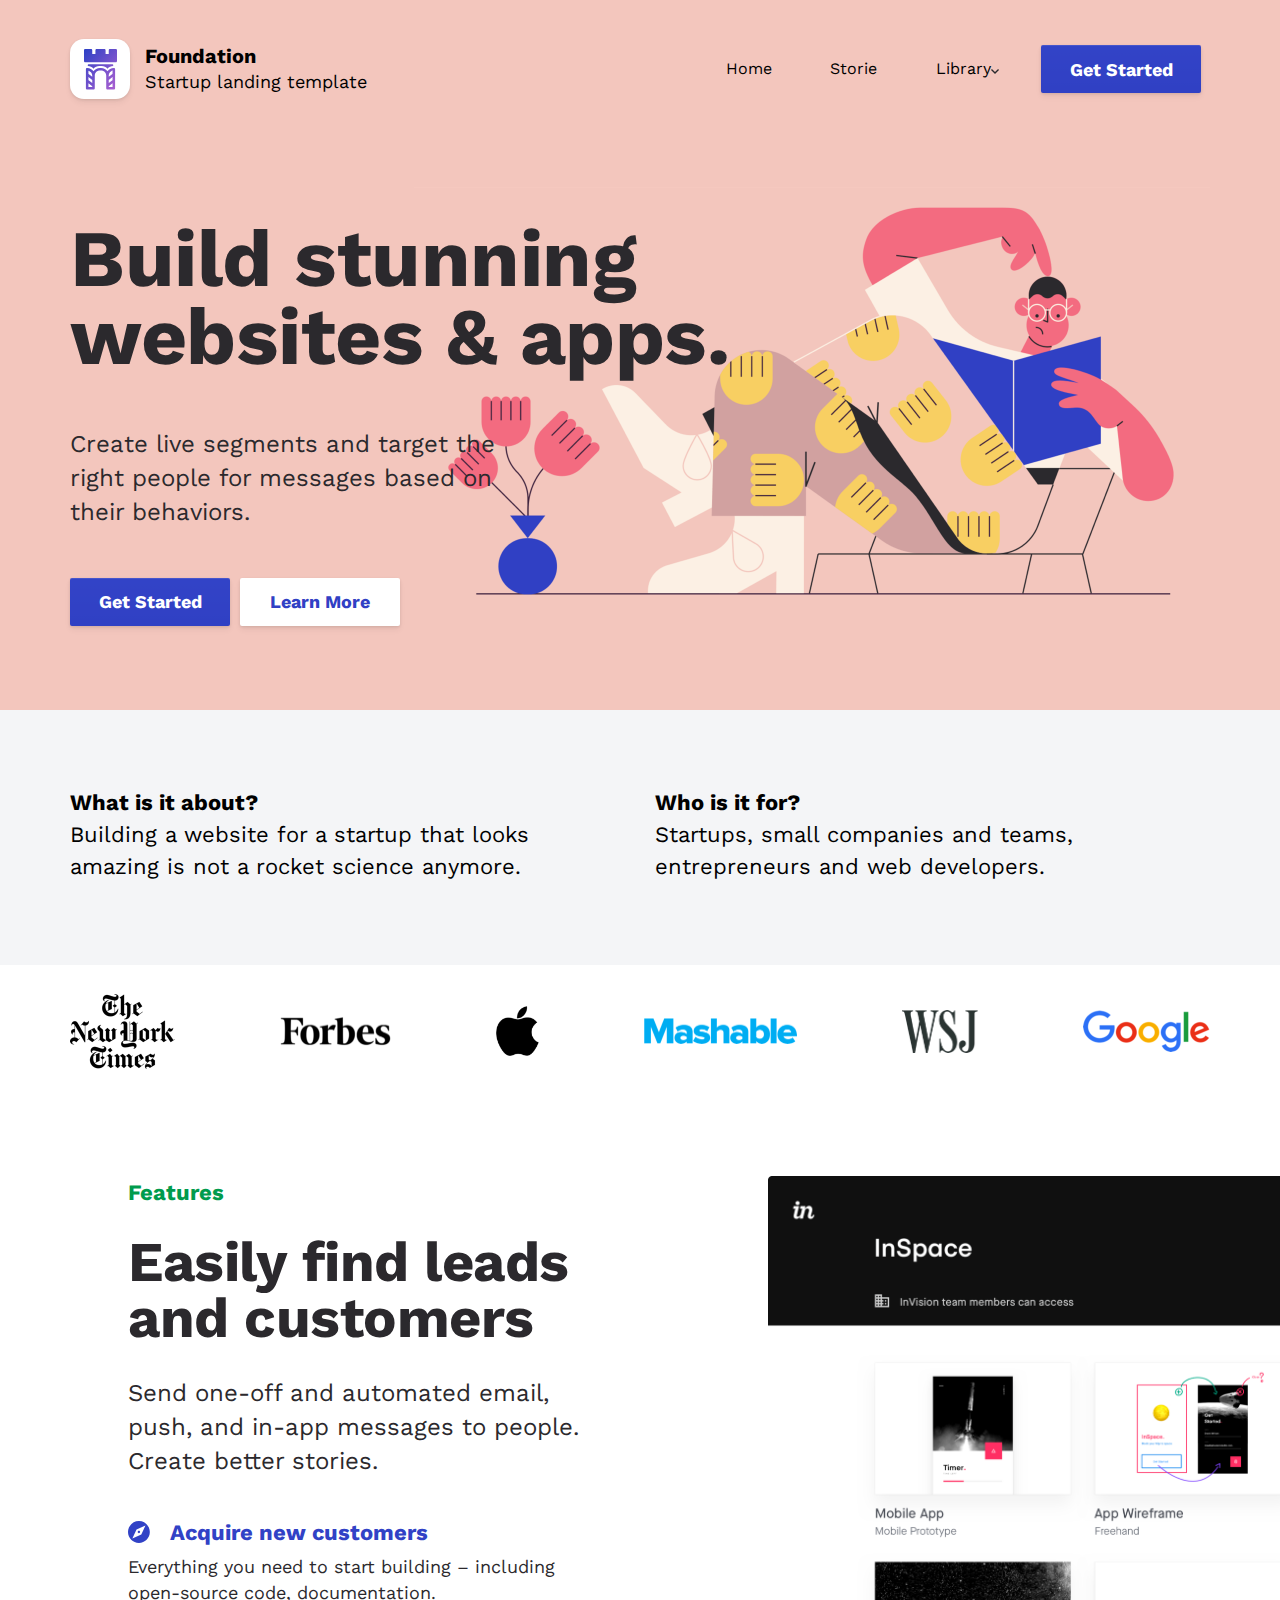
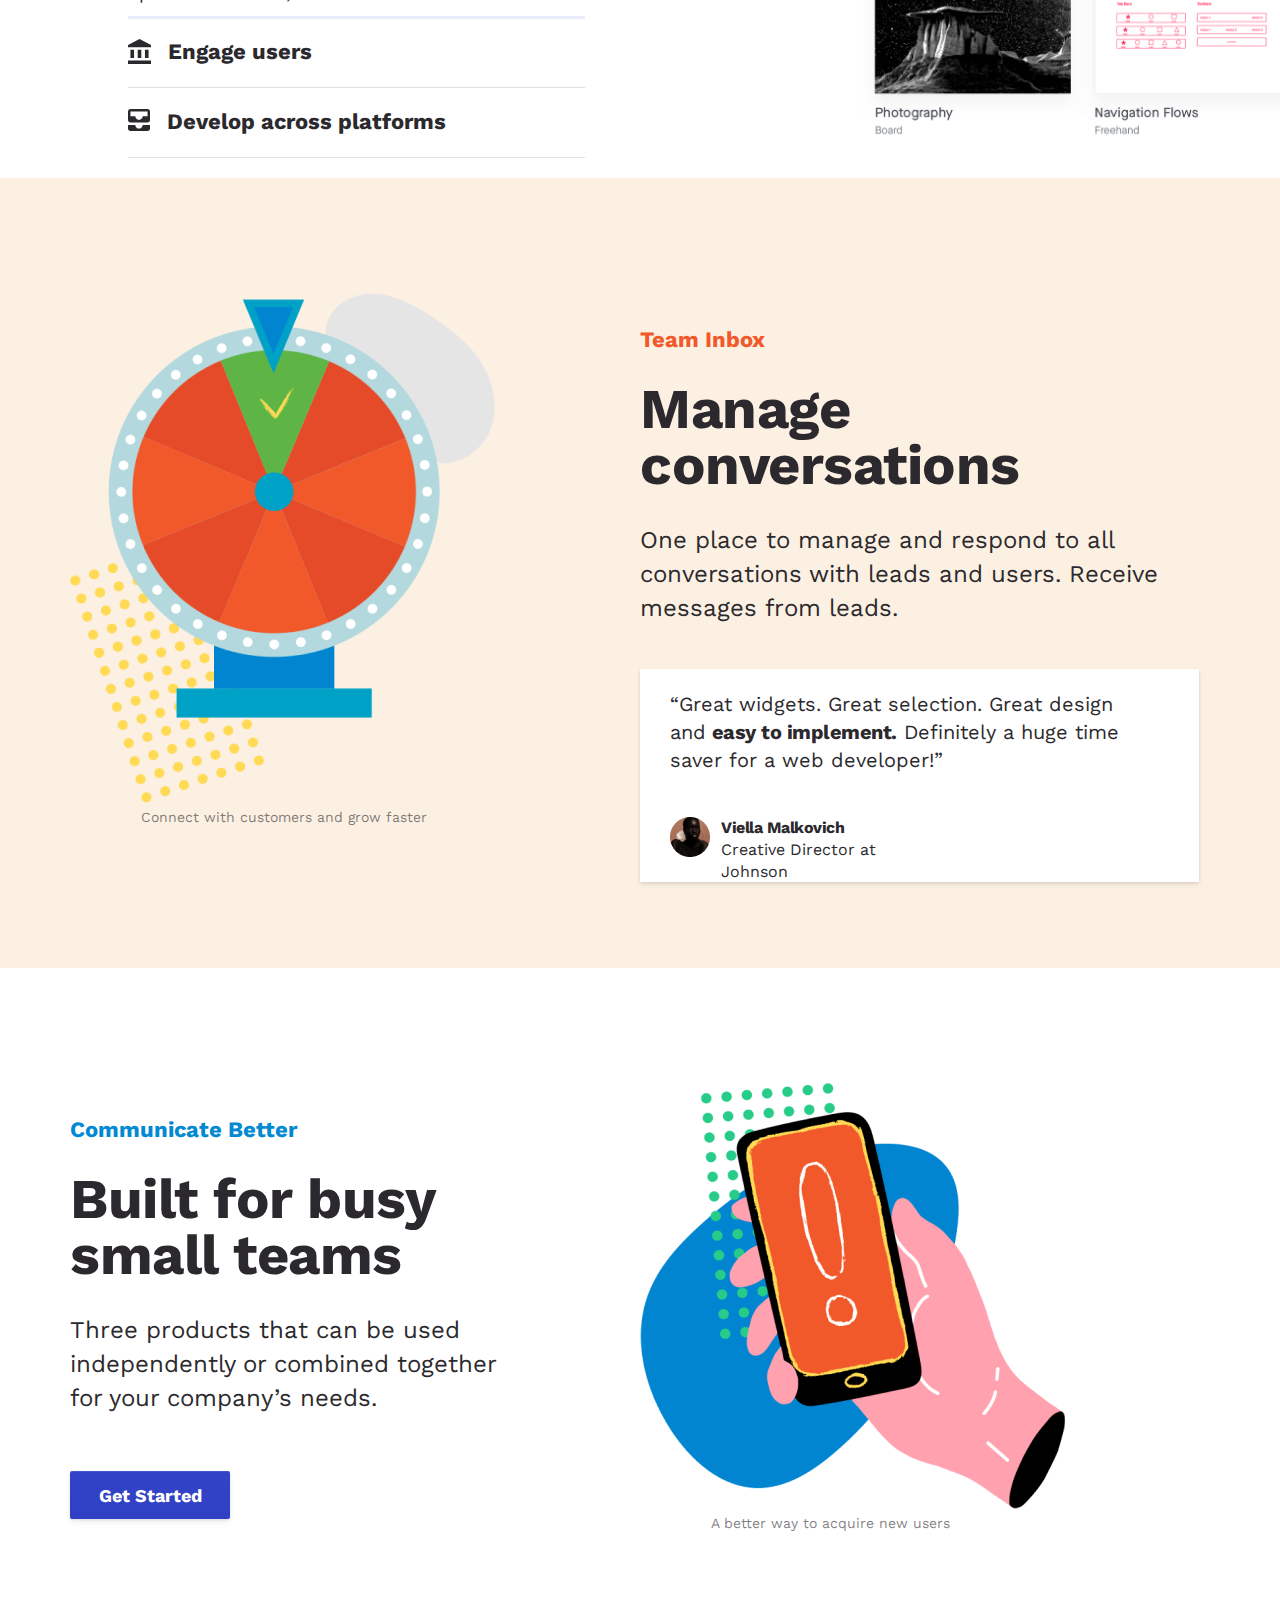
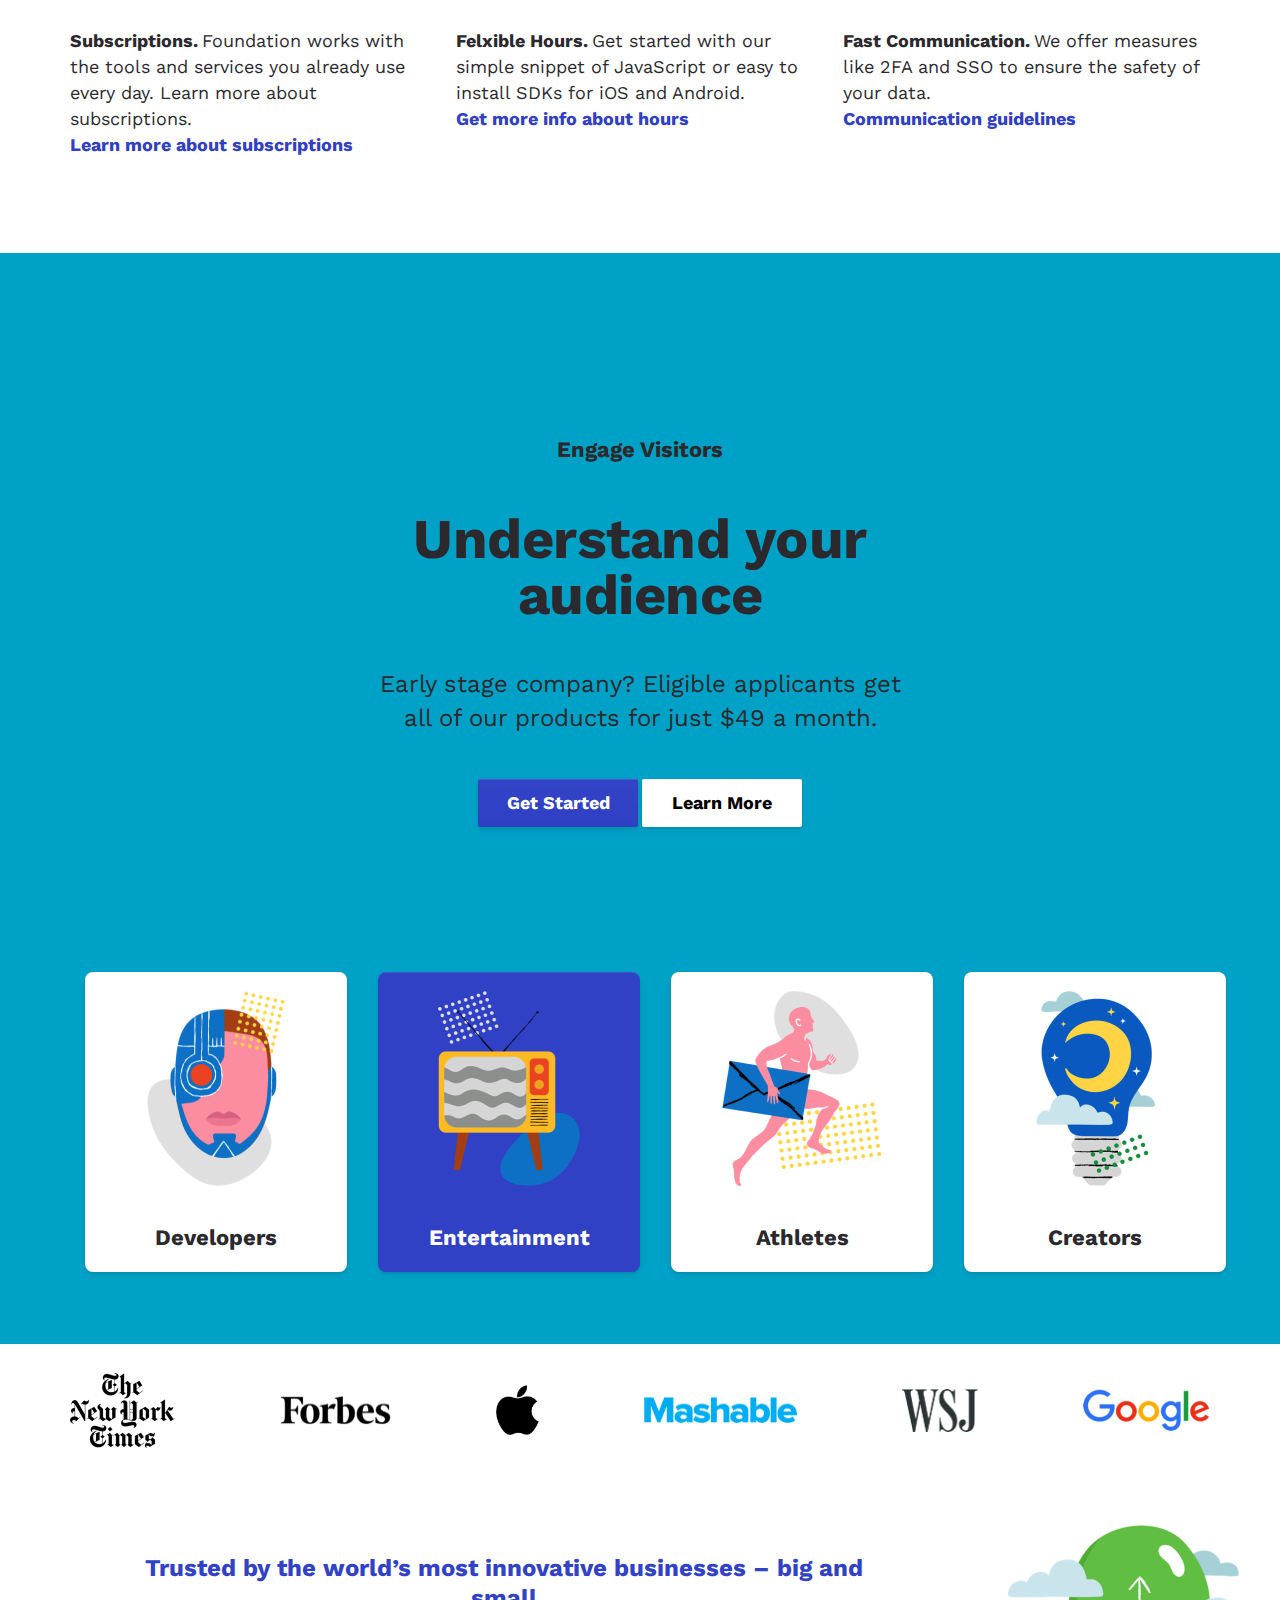
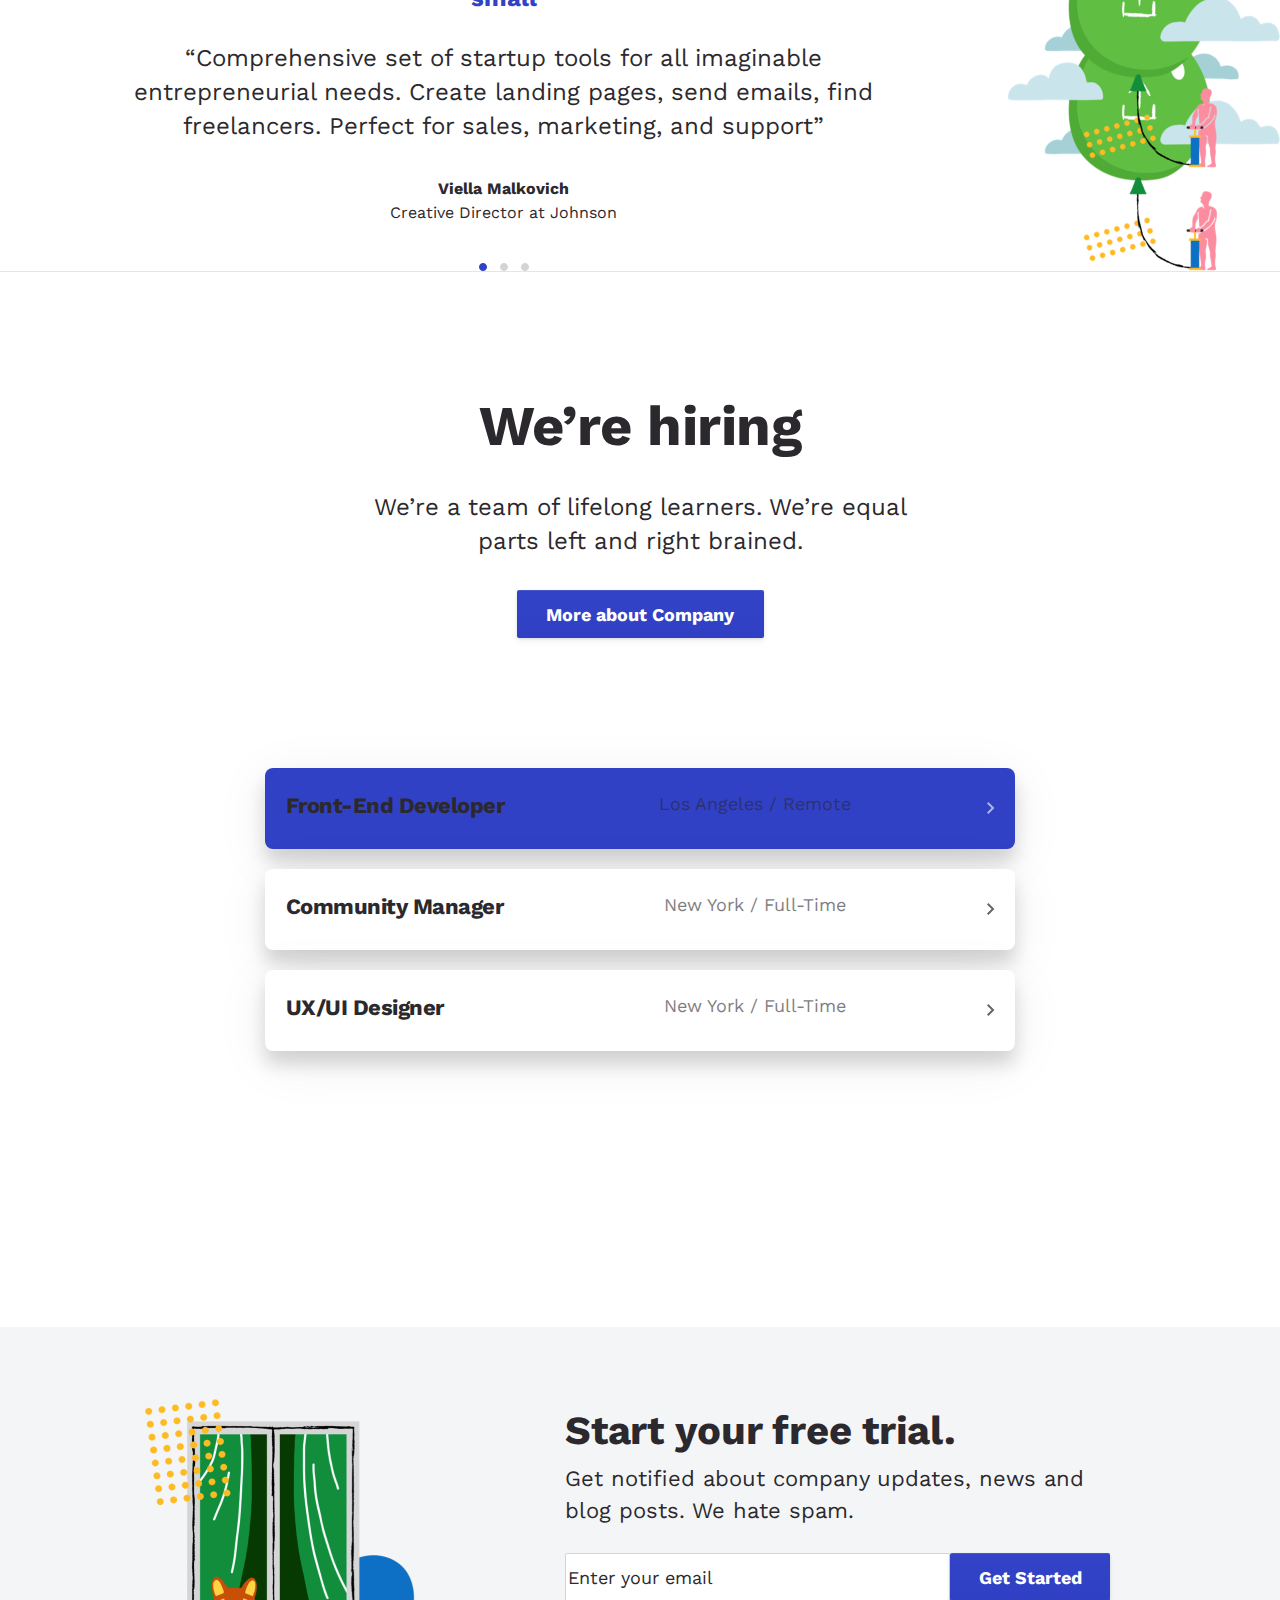
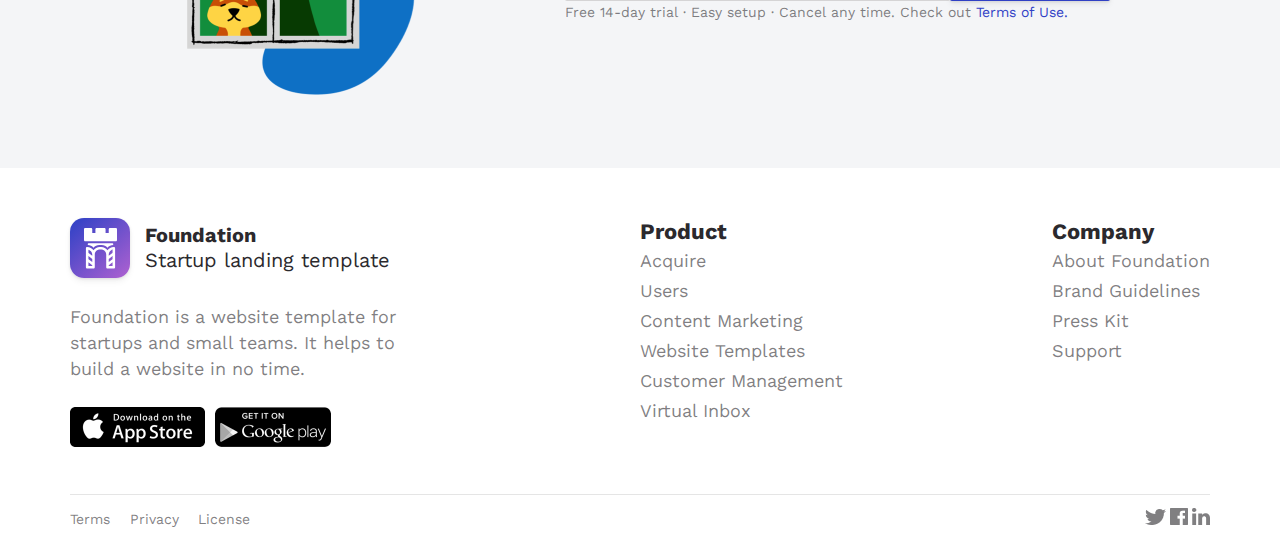
<file: index.html>
<!DOCTYPE html>
<html lang="en">
  <head>
    <meta charset="UTF-8" />
    <meta http-equiv="X-UA-Compatible" content="IE=edge" />
    <meta name="viewport" content="width=device-width, initial-scale=1.0" />
    <link rel="stylesheet" href="style.css" />
    <link rel="stylesheet" href="reset.css" />
    <title>Foundation</title>
  </head>
  <body>
    <div class="bgHeader">
      <div class="header container">
        <div class="logo">
          <div class="icon">
            <svg
              class="nomal"
              width="33"
              height="41"
              viewBox="0 0 33 41"
              fill="none"
              xmlns="http://www.w3.org/2000/svg"
            >
              <path
                fill-rule="evenodd"
                clip-rule="evenodd"
                d="M3.80769 17.0655V15.8014C3.80769 15.4568 4.09431 15.1694 4.44788 15.1694H28.5521C28.9072 15.1694 29.1923 15.4523 29.1923 15.8014V17.0655C26.918 17.0659 24.8765 18.0591 23.481 19.6335C22.0854 18.0586 20.0432 17.0655 17.7678 17.0655H15.2322C12.9575 17.0655 10.9156 18.0585 9.51993 19.633C8.12423 18.0585 6.08235 17.0655 3.80769 17.0655ZM31.7308 13.2732H1.26923C0.568254 13.2732 0 12.7072 0 12.0091V1.26411C0 0.565963 0.568254 0 1.26923 0H6.98077C7.68175 0 8.25 0.565963 8.25 1.26411V5.05645H11.4231V1.26411C11.4231 0.565963 11.9913 0 12.6923 0H20.3077C21.0087 0 21.5769 0.565963 21.5769 1.26411V5.05645H24.75V1.26411C24.75 0.565963 25.3183 0 26.0192 0H31.7308C32.4317 0 33 0.565963 33 1.26411V12.0091C33 12.7072 32.4317 13.2732 31.7308 13.2732ZM23.481 22.3524C24.8456 20.3087 27.1791 18.9617 29.8283 18.9617C30.5293 18.9617 31.0975 19.5277 31.0975 20.2258V39.1875C31.0975 39.8857 30.5293 40.4516 29.8283 40.4516H23.4808C22.7798 40.4516 22.2115 39.8857 22.2115 39.1875V26.5464C22.2115 23.753 19.9385 21.4899 17.1332 21.4899H15.8668C13.0622 21.4899 10.7885 23.7539 10.7885 26.5464V39.1875C10.7885 39.8851 10.2211 40.4507 9.52096 40.4516L9.52063 40.4516H3.17308C2.4721 40.4516 1.90385 39.8857 1.90385 39.1875V20.2258C1.90385 19.5277 2.4721 18.9617 3.17308 18.9617C5.822 18.9617 8.15525 20.3084 9.51993 22.3517C10.8846 20.3084 13.2179 18.9617 15.8668 18.9617H17.1332C19.783 18.9617 22.1165 20.3085 23.481 22.3524ZM24.75 34.0746L28.4131 31.237C28.4601 31.2006 28.5089 31.168 28.5591 31.1391V28.0064L24.75 30.9571V34.0746ZM24.75 27.7542L28.4131 24.9165C28.4601 24.8801 28.5089 24.8475 28.5591 24.8187V21.6163C28.5591 21.6163 28.0069 21.7446 27.2515 22.1884C25.7544 23.0679 24.75 24.6904 24.75 26.5464V27.7542ZM24.75 37.2775V37.9234H28.5591V34.3269L24.75 37.2775ZM4.44231 31.1399C4.492 31.1686 4.54033 31.201 4.58692 31.237L8.25139 34.0757V30.9581L4.44231 28.0074V31.1399ZM4.44231 24.8194C4.49202 24.8481 4.54037 24.8804 4.58698 24.9165L8.25139 27.7551V26.5464C8.25139 24.1861 6.62704 22.2034 4.44231 21.6462V24.8194ZM4.44231 34.3279V37.9234H8.25139V37.2786L4.44231 34.3279Z"
                fill="url(#paint0_linear)"
              />
              <defs>
                <linearGradient
                  id="paint0_linear"
                  x1="-13.6813"
                  y1="18.4982"
                  x2="23.2213"
                  y2="51.4145"
                  gradientUnits="userSpaceOnUse"
                >
                  <stop stop-color="#3142C6" />
                  <stop offset="1" stop-color="#AF61D1" />
                </linearGradient>
              </defs>
            </svg>
          </div>
          <div class="text">
            <p class="bold">Foundation</p>
            <p>Startup landing template</p>
          </div>
        </div>
        <div class="nav-bar">
          <div class="text">
            <a>Home</a>
            <a>Storie</a>
            <a
              >Library<svg
                width="8"
                height="5"
                viewBox="0 0 8 5"
                fill="none"
                xmlns="http://www.w3.org/2000/svg"
              >
                <path
                  d="M0.94 0L4 3.09042L7.06 0L8 0.951417L4 5L0 0.951417L0.94 0Z"
                  fill="#2B292D"/></svg></a>
          </div>
          <button class="button">Get Started</button>
        </div>
        <div class="mobile-nav-toggle">
          <svg
            width="18"
            height="13"
            viewBox="0 0 18 13"
            fill="none"
            xmlns="http://www.w3.org/2000/svg"
          >
            <path
              opacity="0.6"
              fill-rule="evenodd"
              clip-rule="evenodd"
              d="M0 2.16667V0H18V2.16667H0ZM0 7.58333H18V5.41667H0V7.58333ZM0 13H18V10.8333H0V13Z"
              fill="#2C3241"
            />
          </svg>
        </div>
      </div>
      <div class="main container">
        <div class="text">
          <p class="bold">Build stunning websites & apps.</p>
          <p>
            Create live segments and target the right people for messages based
            on their behaviors.
          </p>
          <div class="buttons">
            <button class="button-1">Get Started</button>
            <button class="button-2">Learn More</button>
          </div>
          <img src="img/img1.png" alt="img1" />
        </div>
      </div>
    </div>
    </div>
    <div class="bgQuestion">
      <div class="question container">
        <div class="question-1">
          <p class="bold">What is it about?</p>
          <p>
            Building a website for a startup that looks amazing is not a rocket
            science anymore.
          </p>
        </div>
        <div class="question-2">
          <p class="bold">Who is it for?</p>
          <p>
            Startups, small companies and teams, entrepreneurs and web
            developers.
          </p>
        </div>
      </div>
    </div>
  <div class="bgWhite">
    <div class="logos container">
      <div class="logo1 logo"><img src="img/img2.png" alt="img2 "></div>
      <div class="logo2 logo"><img src="img/img3.png" alt="img3"></div>
      <div class="logo3 logo"><img src="img/img4.png" alt="img4"></div>
      <div class="logo4 logo"><img src="img/img5.png" alt="img5"></div>
      <div class="logo5 logo"><img src="img/img6.png" alt="img6"></div>
      <div class="logo6 logo"><img src="img/img7.png" alt="img7"></div>
    </div>
    
    <div class="features">
      <div class="text">
        <p class="green">Features</p>
        <p class="green respon">Acquire Customers</p>
        <p class="bold">Easily find leads and customers</p>
        <p>Send one-off and automated email, push, and in-app messages to people. Create better stories.</p>
        <div class="blue">
          <svg width="24" height="24" viewBox="0 0 24 24" fill="none" xmlns="http://www.w3.org/2000/svg">
          <path fill-rule="evenodd" clip-rule="evenodd" d="M12 0C5.376 0 0 5.376 0 12C0 18.624 5.376 24 12 24C18.624 24 24 18.624 24 12C24 5.376 18.624 0 12 0ZM12 10.68C11.268 10.68 10.68 11.268 10.68 12C10.68 12.732 11.268 13.32 12 13.32C12.732 13.32 13.32 12.732 13.32 12C13.32 11.268 12.732 10.68 12 10.68ZM4.8 19.2L14.628 14.628L19.2 4.8L9.372 9.372L4.8 19.2Z" fill="#3142C6"/></svg>
          <p>Acquire new customers</p>
        </div>
        <p class="small">Everything you need to start building – including open-source code, documentation.</p>
        <div class="rectangle"></div>
        <div class="item-1 item">
          <svg width="23" height="25" viewBox="0 0 23 25" fill="none" xmlns="http://www.w3.org/2000/svg">
          <path fill-rule="evenodd" clip-rule="evenodd" d="M0 5.95238L11.5 0L23 5.95238V8.33333H0V5.95238ZM2.42105 10.7143V19.0476H6.05263V10.7143H2.42105ZM9.68421 10.7143V19.0476H13.3158V10.7143H9.68421ZM23 21.4286V25H0V21.4286H23ZM16.9474 10.7143V19.0476H20.5789V10.7143H16.9474Z" fill="#2B292D"/>
          </svg>
          <p>Engage users</p>
        </div>
        <div class="line"></div>
        <div class="item-2 item">
          <svg width="22" height="22" viewBox="0 0 22 22" fill="none" xmlns="http://www.w3.org/2000/svg">
          <path fill-rule="evenodd" clip-rule="evenodd" d="M19.5556 0H2.44444C1.1 0 0 1.1 0 2.44444V11C0 12.3444 1.1 13.4444 2.44444 13.4444H19.5556C20.9 13.4444 22 12.3444 22 11V2.44444C22 1.1 20.9 0 19.5556 0ZM19.5556 7.33333H14.6667C14.6667 9.31333 12.98 11 11 11C9.02 11 7.33333 9.31333 7.33333 7.33333H2.44444V2.44444H19.5556V7.33333ZM22 15.8889H14.6667C14.6667 17.9178 13.0289 19.5556 11 19.5556C8.97111 19.5556 7.33333 17.9178 7.33333 15.8889H0V19.5556C0 20.9 1.1 22 2.44444 22H19.5556C20.9 22 22 20.9 22 19.5556V15.8889Z" fill="#2B292D"/>
          </svg>
          <p>Develop across platforms</p>
        </div>
        <div class="line"></div>
      </div>
      <div class="img"><img src="img/img8.png" alt="img8"></div>
      <div class="respon">
        <img src="img/img9.png" alt="img9">
        <p>A better way to acquire new users</p>
      </div>
    </div>
  </div>
  <div class="engage-user responsive">
    <p class="green">Engage Users</p>
    <p class="bold">Engage with your audience</p>
    <p>Send one-off and automated email, push, and in-app messages to people. Create better stories.</p>
    <img src="img/engage-user.png" alt="engage-user-img">
    <p class="small">Knowledge base and smart self-service</p>
  </div>
  <div class="bgPink">
    <div class="is-quote container">
      <div class="img">
        <img src="img/img10.png" alt="img10">
        <p>Connect with customers and grow faster</p>
      </div>
      <div class="text">
        <p class="red">Team Inbox</p>
        <p class="bold">Manage conversations</p>
        <p>One place to manage and respond to all conversations with leads and users. Receive messages from leads.</p>
        <div class="quote">
          <div class="text">
          <span>“Great widgets. Great selection. Great design and</span><span class="bold"> easy to implement.</span><span> Definitely a huge time saver for a web developer!”</span>
          </div> 
          <div class="info">
            <img src="img/img11.png" alt="img11">
            <div class="text">
              <p class="bold">Viella Malkovich</p>
              <p>Creative Director at Johnson</p>
            </div>
          </div>
        </div>
      </div>
    </div>
  </div>
  <div class="featries container">
    <div class="img">
        <img src="img/img12.png" alt="img12">
        <p>A better way to acquire new users</p>
    </div>
    <div class="text">
        <p class="blue">Communicate Better</p>
        <p class="bold">Built for busy small teams</p>
        <p>Three products that can be used independently or combined together for your company’s needs.</p>
        <button>Get Started</button>
    </div>
  </div>
  <div class="featrie container">
        <div class="featrie-1">
          <span class="bold">Subscriptions.</span>
          <span>Foundation works with the tools and services you already use every day. Learn more about subscriptions.</span>
          <p>Learn more about subscriptions</p>
        </div>
        <div class="featrie-1">
          <span class="bold">Felxible Hours.</span>
          <span>Get started with our simple snippet of JavaScript or easy to install SDKs for iOS and Android.</span>
          <p>Get more info about hours</p>
        </div>
        <div class="featrie-1">
          <span class="bold">Fast Communication.</span>
          <span>We offer measures like 2FA and SSO to ensure the safety of your data. </span>
          <p>Communication guidelines</p>
        </div>
  </div>
  <div class="bgBlue">
  <div class="categories container">
    <div class="text">
    <p class="title">Engage Visitors</p>
    <p class="bold">Understand your audience</p>
    <p>Early stage company? Eligible applicants get all of our products for just $49 a month.</p>
    <div class="button">
      <button class="blue">Get Started</button>
      <button class="white">Learn More</button>
    </div>
    </div>
    <div class="category">
      <div class="item">
        <img src="img/category-1.png" alt="Creators-1">
        <p>Developers</p>
      </div>
      <div class="item blue">
        <img src="img/category-2.png" alt="Creators-2">
        <p>Entertainment</p>
      </div>
      <div class="item">
        <img src="img/category-3.png" alt="Creators-3">
        <p>Athletes</p>
      </div>
      <div class="item">
        <img src="img/category-4.png" alt="Creators-4">
        <p>Creators</p>
      </div>
    </div>
  </div>
  </div>
  <div class="bgWhite">
    <div class="logos container">
      <div class="logo1 logo"><img src="img/img2.png" alt="img2 "></div>
      <div class="logo2 logo"><img src="img/img3.png" alt="img3"></div>
      <div class="logo3 logo"><img src="img/img4.png" alt="img4"></div>
      <div class="logo4 logo"><img src="img/img5.png" alt="img5"></div>
      <div class="logo5 logo"><img src="img/img6.png" alt="img6"></div>
      <div class="logo6 logo"><img src="img/img7.png" alt="img7"></div>
    </div>
    <div class="review">
      <div class="text">
        <p class="blue">Trusted by the world’s most innovative businesses – big and small</p>
        <p>“Comprehensive set of startup tools for all imaginable entrepreneurial needs. Create landing pages, send emails, find freelancers. Perfect for sales, marketing, and support”</p>
        <p class="bold">Viella Malkovich</p>
        <p class="small">Creative Director at Johnson</p>
        <svg width="50" height="8" viewBox="0 0 50 8" fill="none" xmlns="http://www.w3.org/2000/svg">
          <path opacity="0.2" d="M46 8C48.2091 8 50 6.20914 50 4C50 1.79086 48.2091 0 46 0C43.7909 0 42 1.79086 42 4C42 6.20914 43.7909 8 46 8Z" fill="#2B292D"/>
          <path opacity="0.2" d="M25 8C27.2091 8 29 6.20914 29 4C29 1.79086 27.2091 0 25 0C22.7909 0 21 1.79086 21 4C21 6.20914 22.7909 8 25 8Z" fill="#2B292D"/>
          <path d="M4 8C6.20914 8 8 6.20914 8 4C8 1.79086 6.20914 0 4 0C1.79086 0 0 1.79086 0 4C0 6.20914 1.79086 8 4 8Z" fill="#3142C5"/>
        </svg>

      </div>
        <div class="img">
          <img src="img/Review.png" alt="img_review">
        </div>
    </div>
    <div class="rectangle"></div>
    <div class="hiring">
      <div class="text">
        <p class="bold">We’re hiring</p>
        <p>We’re a team of lifelong learners. We’re equal parts left and right brained.</p>
        <button>More about Company</button>
      </div>
      <div class="jobs">
        <div class="job blue">
          <div class="text">
          <p class="bold">Front-End Developer</p>
          <p>Los Angeles / Remote</p>
          </div>
          <div class="svg">
          <svg width="8" height="12" viewBox="0 0 8 12" fill="none" xmlns="http://www.w3.org/2000/svg">
          <path d="M0 10.59L4.58 6L0 1.41L1.41 0L7.41 6L1.41 12L0 10.59Z" />
          </svg>
          </div>  
        </div>
        <div class="job">
          <div class="text">
          <p class="bold">Community Manager</p>
          <p>New York / Full-Time</p>
          </div>
          <div class="svg">
          <svg width="8" height="12" viewBox="0 0 8 12" fill="none" xmlns="http://www.w3.org/2000/svg">
          <path d="M0 10.59L4.58 6L0 1.41L1.41 0L7.41 6L1.41 12L0 10.59Z" />
          </svg>
          </div>
        </div>
        <div class="job">
          <div class="text">
          <p class="bold">UX/UI Designer</p>
          <p>New York / Full-Time</p>
          </div>
          <div class="svg">
          <svg width="8" height="12" viewBox="0 0 8 12" fill="none" xmlns="http://www.w3.org/2000/svg">
          <path d="M0 10.59L4.58 6L0 1.41L1.41 0L7.41 6L1.41 12L0 10.59Z" />
          </svg>
          </div>
        </div>
      </div>
    </div>
  </div>
  <div class="bgCTA">
    <div class="CTA container">
      <div class="img">
        <img src="img/CTA.png" alt="CTA_img">
      </div>
      <div class="text">
        <p class="bold">Start your free trial.</p>
        <p>Get notified about company updates, news and blog posts. We hate spam.</p>
        <div class="input">
          <input type="text" value="Enter your email">
          <button>Get Started</button>
        </div>
        <div class="span">
        <span class="small">Free 14-day trial · Easy setup · Cancel any time. Check out </span>
        <span class="blue">Terms of Use.</span>
        </div>
      </div>
    </div>
  </div>
  <div class="footer container">
    <div class="text">
      <div class="foundation">
        <div class="logo">
          <div class="icon"><svg width="33" height="41" viewBox="0 0 33 41" fill="none" xmlns="http://www.w3.org/2000/svg">
<path fill-rule="evenodd" clip-rule="evenodd" d="M31.7308 13.2732H1.26923C0.568254 13.2732 0 12.7072 0 12.0091V1.26411C0 0.565963 0.568254 0 1.26923 0H6.98077C7.68175 0 8.25 0.565963 8.25 1.26411V5.05645H11.4231V1.26411C11.4231 0.565963 11.9913 0 12.6923 0H20.3077C21.0087 0 21.5769 0.565963 21.5769 1.26411V5.05645H24.75V1.26411C24.75 0.565963 25.3183 0 26.0192 0H31.7308C32.4317 0 33 0.565963 33 1.26411V12.0091C33 12.7072 32.4317 13.2732 31.7308 13.2732ZM3.80769 17.0655V15.8014C3.80769 15.4568 4.09431 15.1694 4.44788 15.1694H28.5521C28.9072 15.1694 29.1923 15.4523 29.1923 15.8014V17.0655C26.918 17.0659 24.8765 18.0591 23.481 19.6335C22.0854 18.0586 20.0432 17.0655 17.7678 17.0655H15.2322C12.9575 17.0655 10.9156 18.0585 9.51993 19.633C8.12423 18.0585 6.08235 17.0655 3.80769 17.0655ZM29.8283 18.9617C27.1791 18.9617 24.8456 20.3087 23.481 22.3524C22.1165 20.3085 19.783 18.9617 17.1332 18.9617H15.8668C13.2179 18.9617 10.8846 20.3084 9.51993 22.3517C8.15525 20.3084 5.822 18.9617 3.17308 18.9617C2.4721 18.9617 1.90385 19.5277 1.90385 20.2258V39.1875C1.90385 39.8857 2.4721 40.4516 3.17308 40.4516H9.52063L9.52096 40.4516C10.2211 40.4507 10.7885 39.8851 10.7885 39.1875V26.5464C10.7885 23.7539 13.0622 21.4899 15.8668 21.4899H17.1332C19.9385 21.4899 22.2115 23.753 22.2115 26.5464V39.1875C22.2115 39.8857 22.7798 40.4516 23.4808 40.4516H29.8283C30.5293 40.4516 31.0975 39.8857 31.0975 39.1875V20.2258C31.0975 19.5277 30.5293 18.9617 29.8283 18.9617ZM24.75 34.0746L28.4131 31.237C28.4601 31.2006 28.5089 31.168 28.5591 31.1391V28.0064L24.75 30.9571V34.0746ZM28.4131 24.9165L24.75 27.7542V26.5464C24.75 24.6904 25.7544 23.0679 27.2515 22.1884C28.0069 21.7446 28.5591 21.6163 28.5591 21.6163V24.8187C28.5089 24.8475 28.4601 24.8801 28.4131 24.9165ZM24.75 37.2775V37.9234H28.5591V34.3269L24.75 37.2775ZM4.58692 31.237C4.54033 31.201 4.492 31.1686 4.44231 31.1399V28.0074L8.25139 30.9581V34.0757L4.58692 31.237ZM4.44231 24.8194C4.49202 24.8481 4.54037 24.8804 4.58698 24.9165L8.25139 27.7551V26.5464C8.25139 24.1861 6.62704 22.2034 4.44231 21.6462V24.8194ZM4.44231 37.9234V34.3279L8.25139 37.2786V37.9234H4.44231Z" fill="white"/>
          </svg>
          </div>
          <div class="text">
            <p class="bold">Foundation</p>
            <p>Startup landing template</p>
          </div>
        </div>
        <p class="text">Foundation is a website template for startups and small teams. It helps to build a website in no time.</p>
        <div class="img">
          <img src="img/AppStore.png" alt="AppStore_img">
          <img src="img/Google Play.png" alt="GooglePlay_img">
        </div>
      </div>
      <div class="rectangle respon"></div>
      <div class="productNcompany">
        <div class="product">
          <p class="bold">Product</p>
          <p>Acquire </p>
          <p>Users</p>
          <p>Content Marketing</p>
          <p>Website Templates</p>
          <p>Customer Management</p>
          <p>Virtual Inbox</p>
        </div>
        <div class="company">
          <p class="bold">Company</p>
          <p>About Foundation</p>
          <p>Brand Guidelines</p>
          <p>Press Kit</p>
          <p>Support</p>
        </div>
      </div>
    </div>
    <div class="rectangle"></div>
    <div class="textAndIcon">
      <div class="text">
        <p>Terms</p>
        <p>Privacy</p>
        <p>License</p>
      </div>
      <div class="icon">
        <img src="img/icon-twitter.png" alt="icon">
        <img src="img/icon-fb.png" alt="icon">
        <img src="img/LinkedIn.png" alt="icon">
      </div>
    </div>
  </div>
  </body>
</html>
</file>
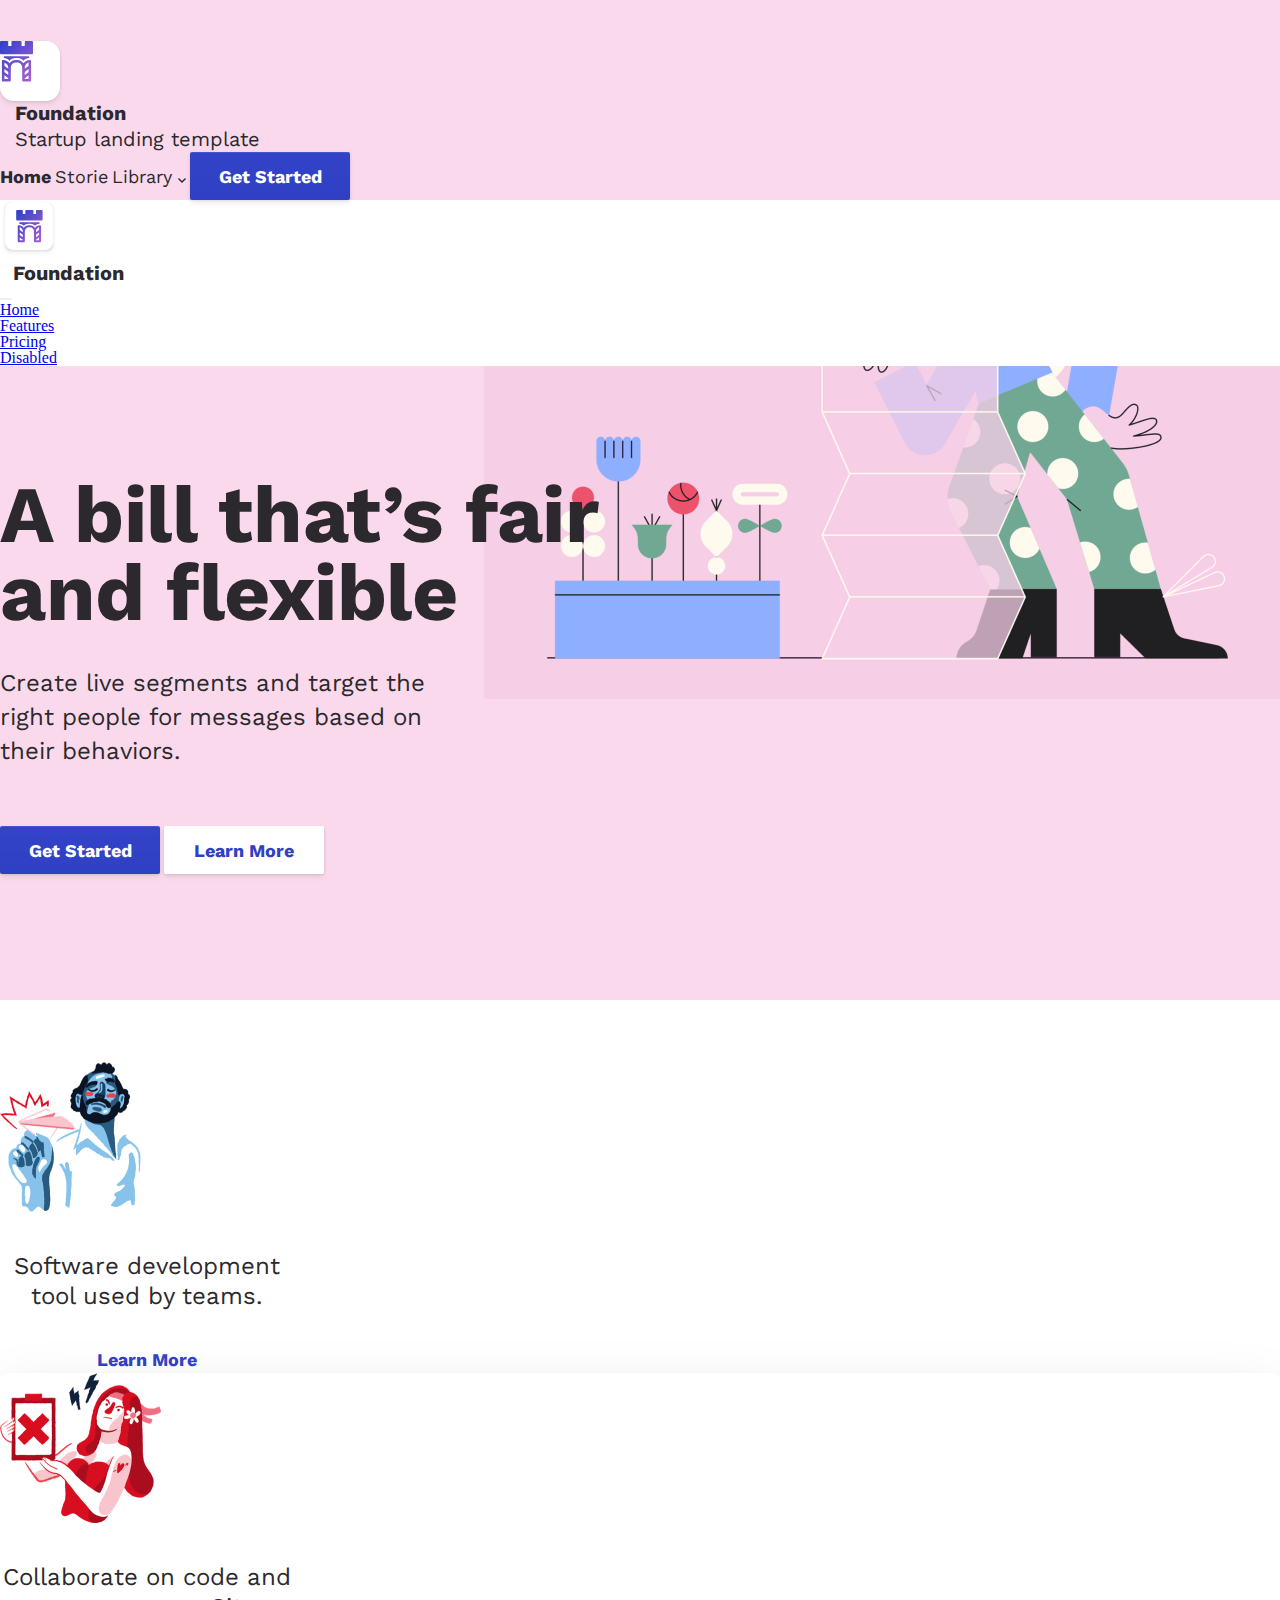
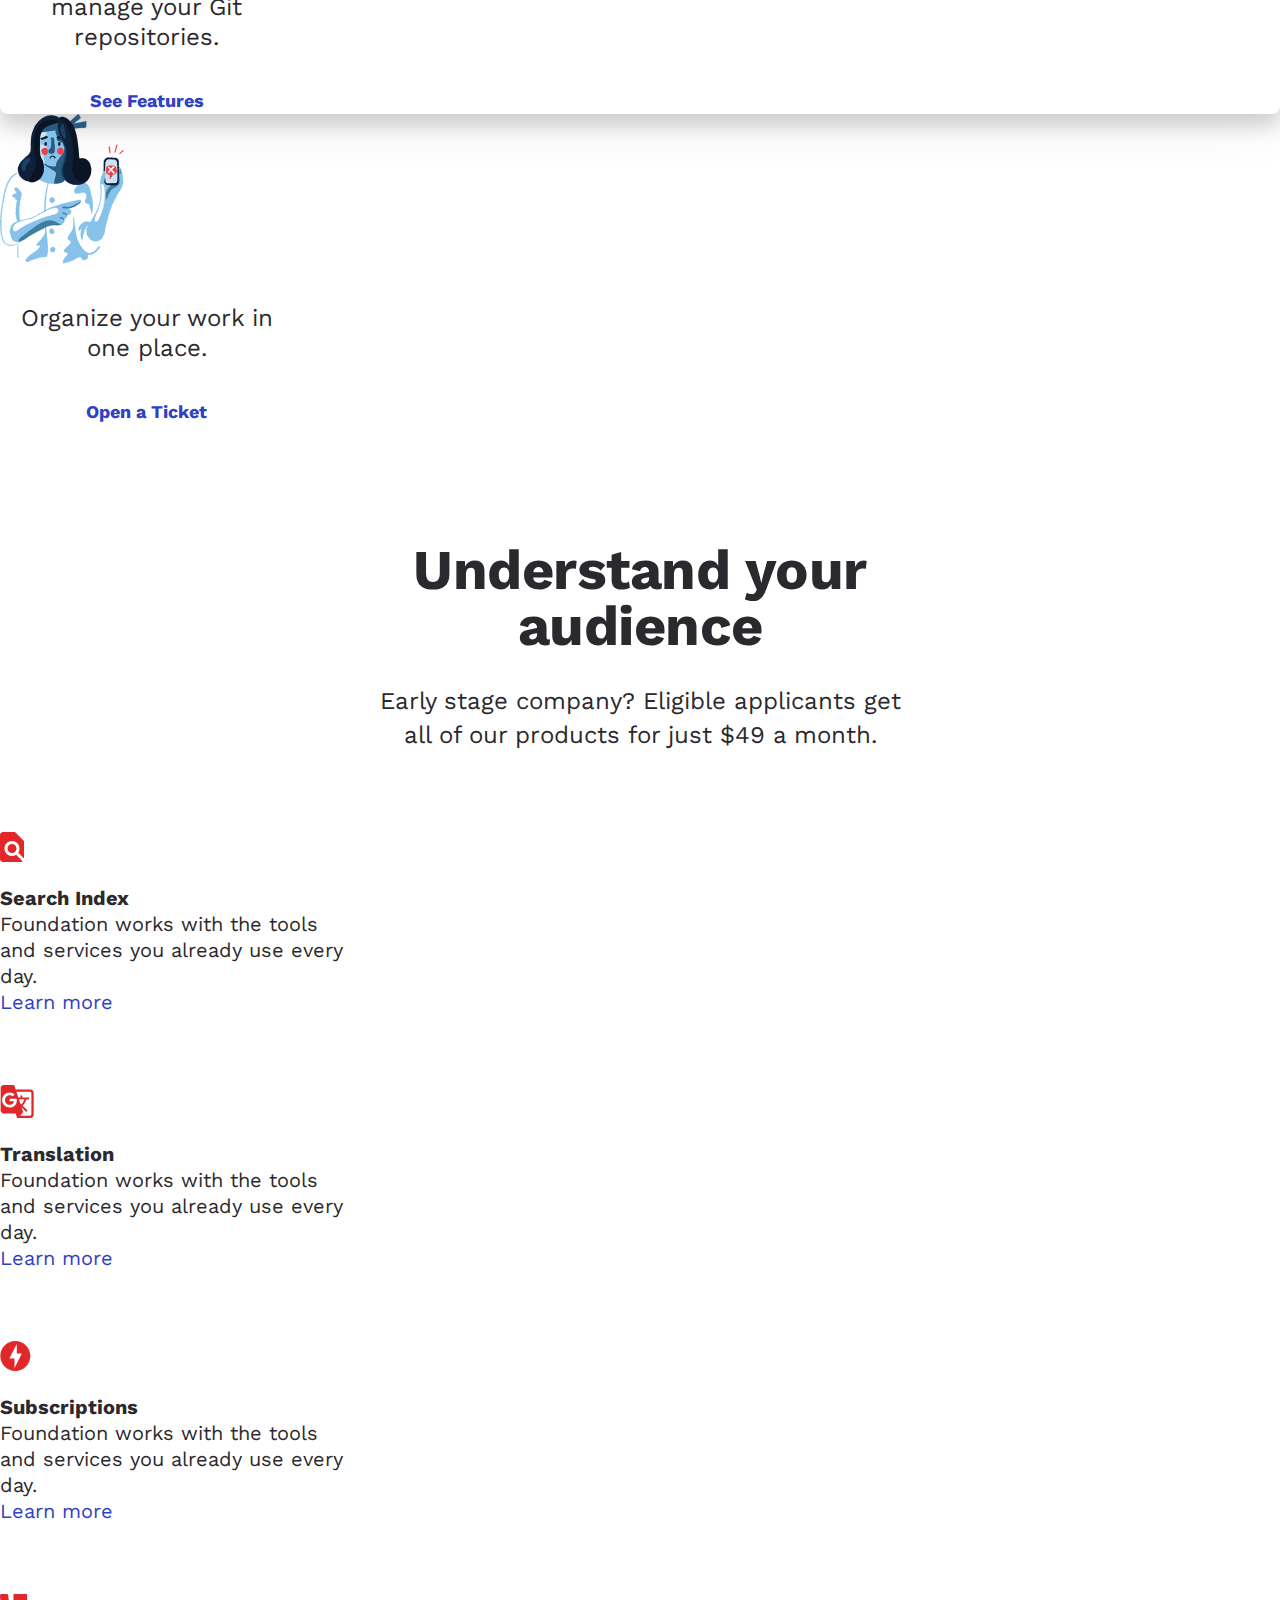
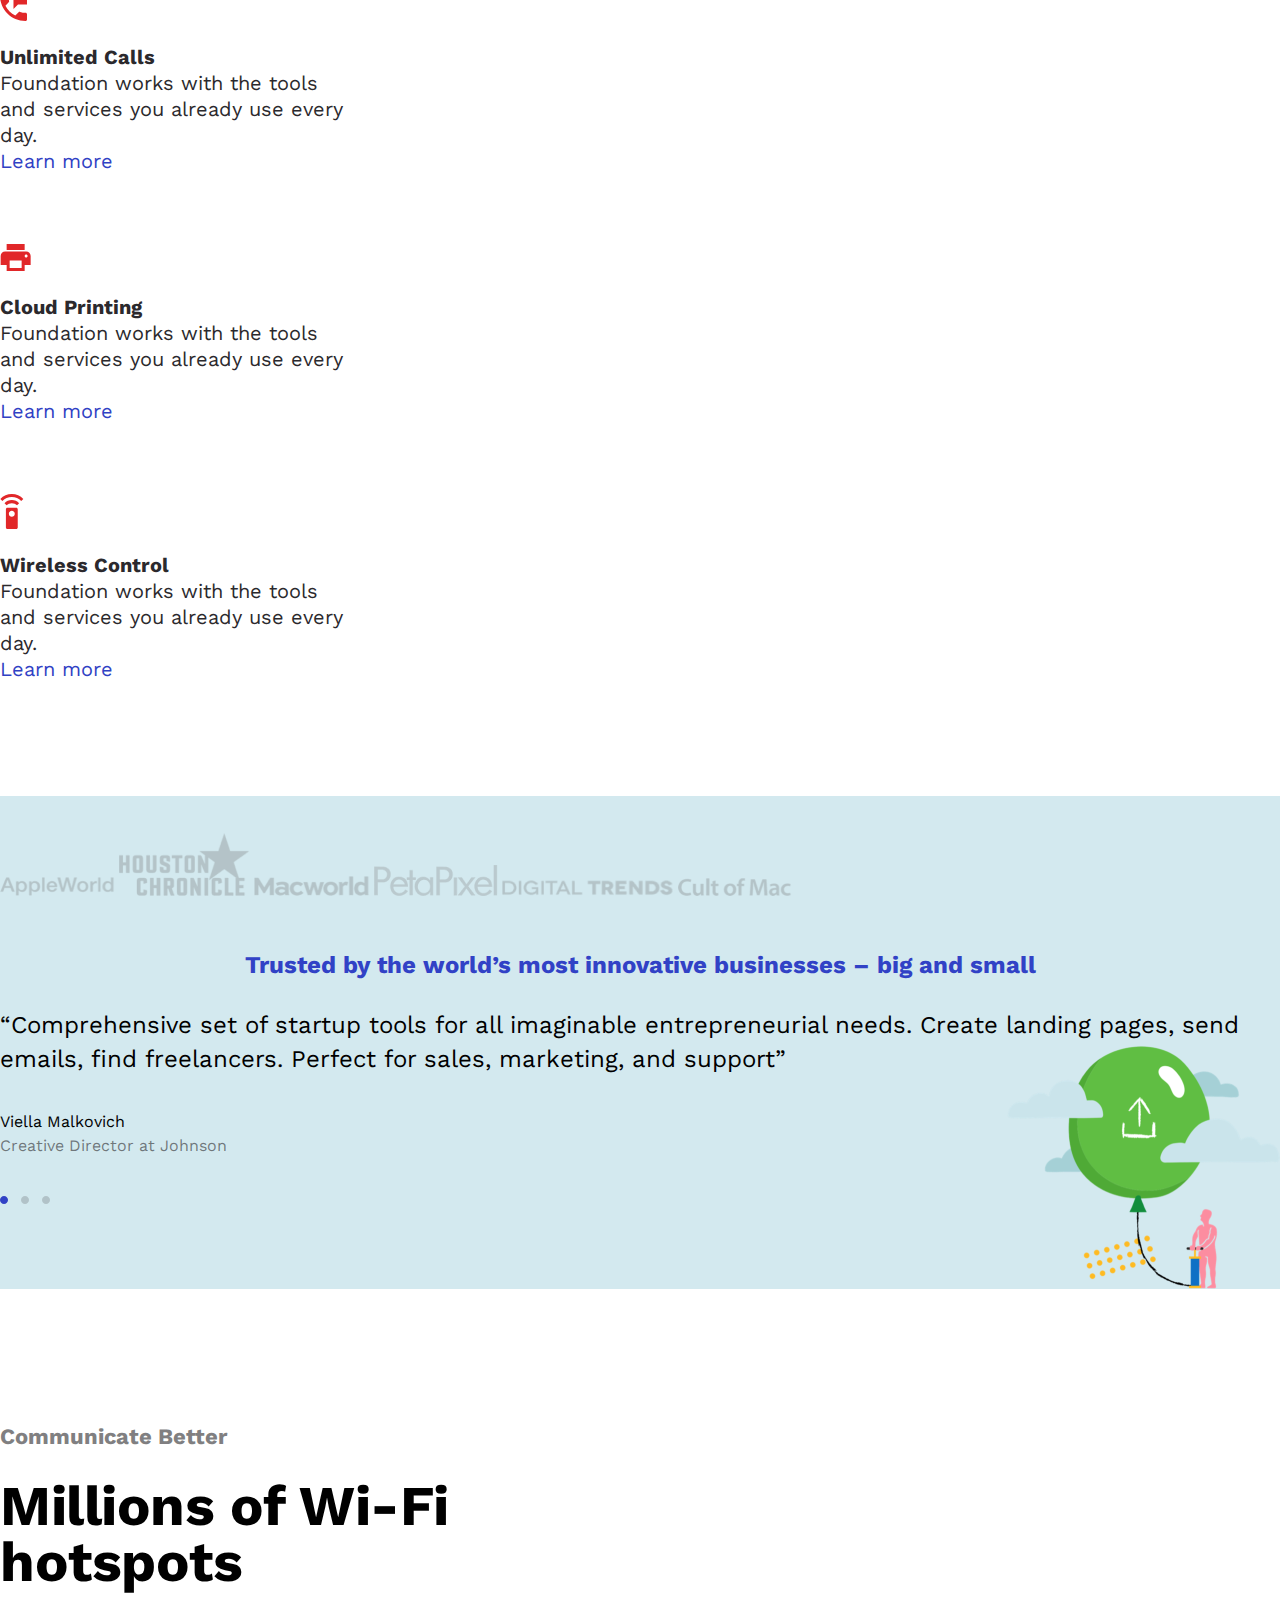
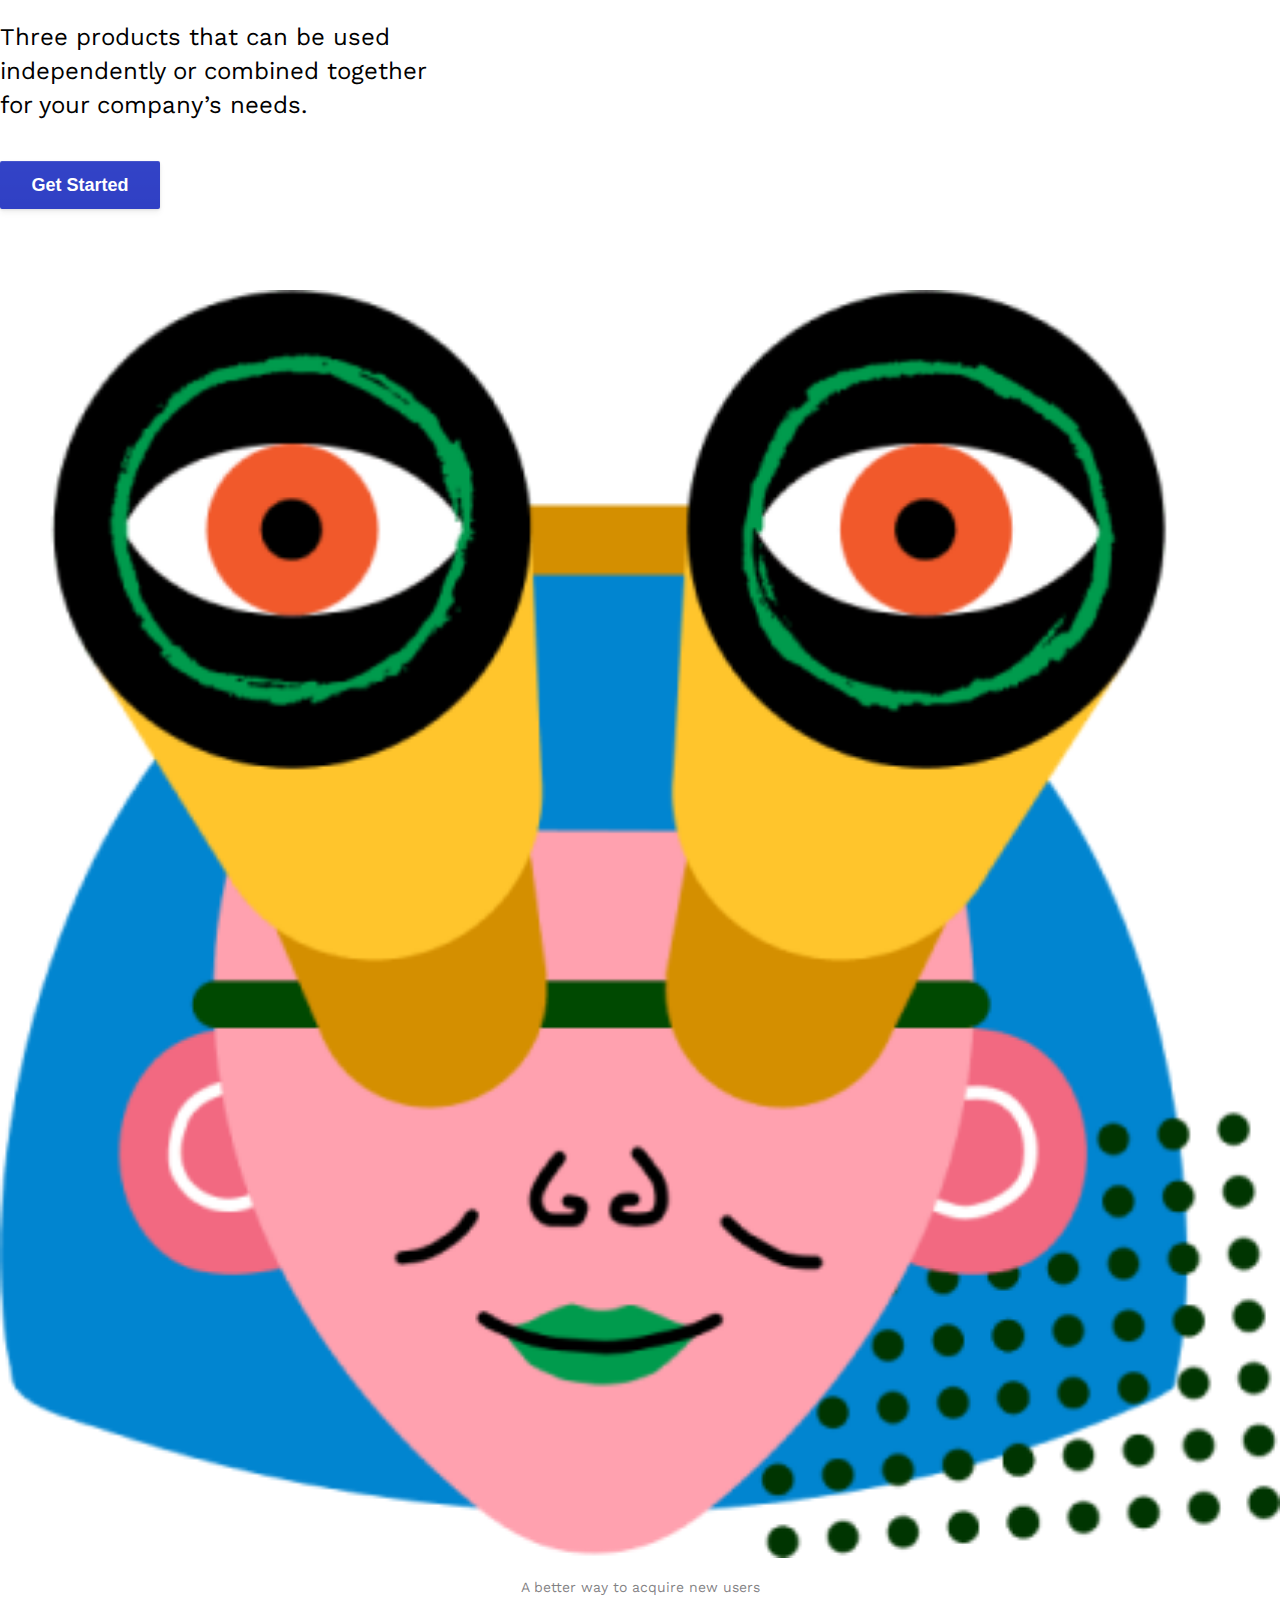
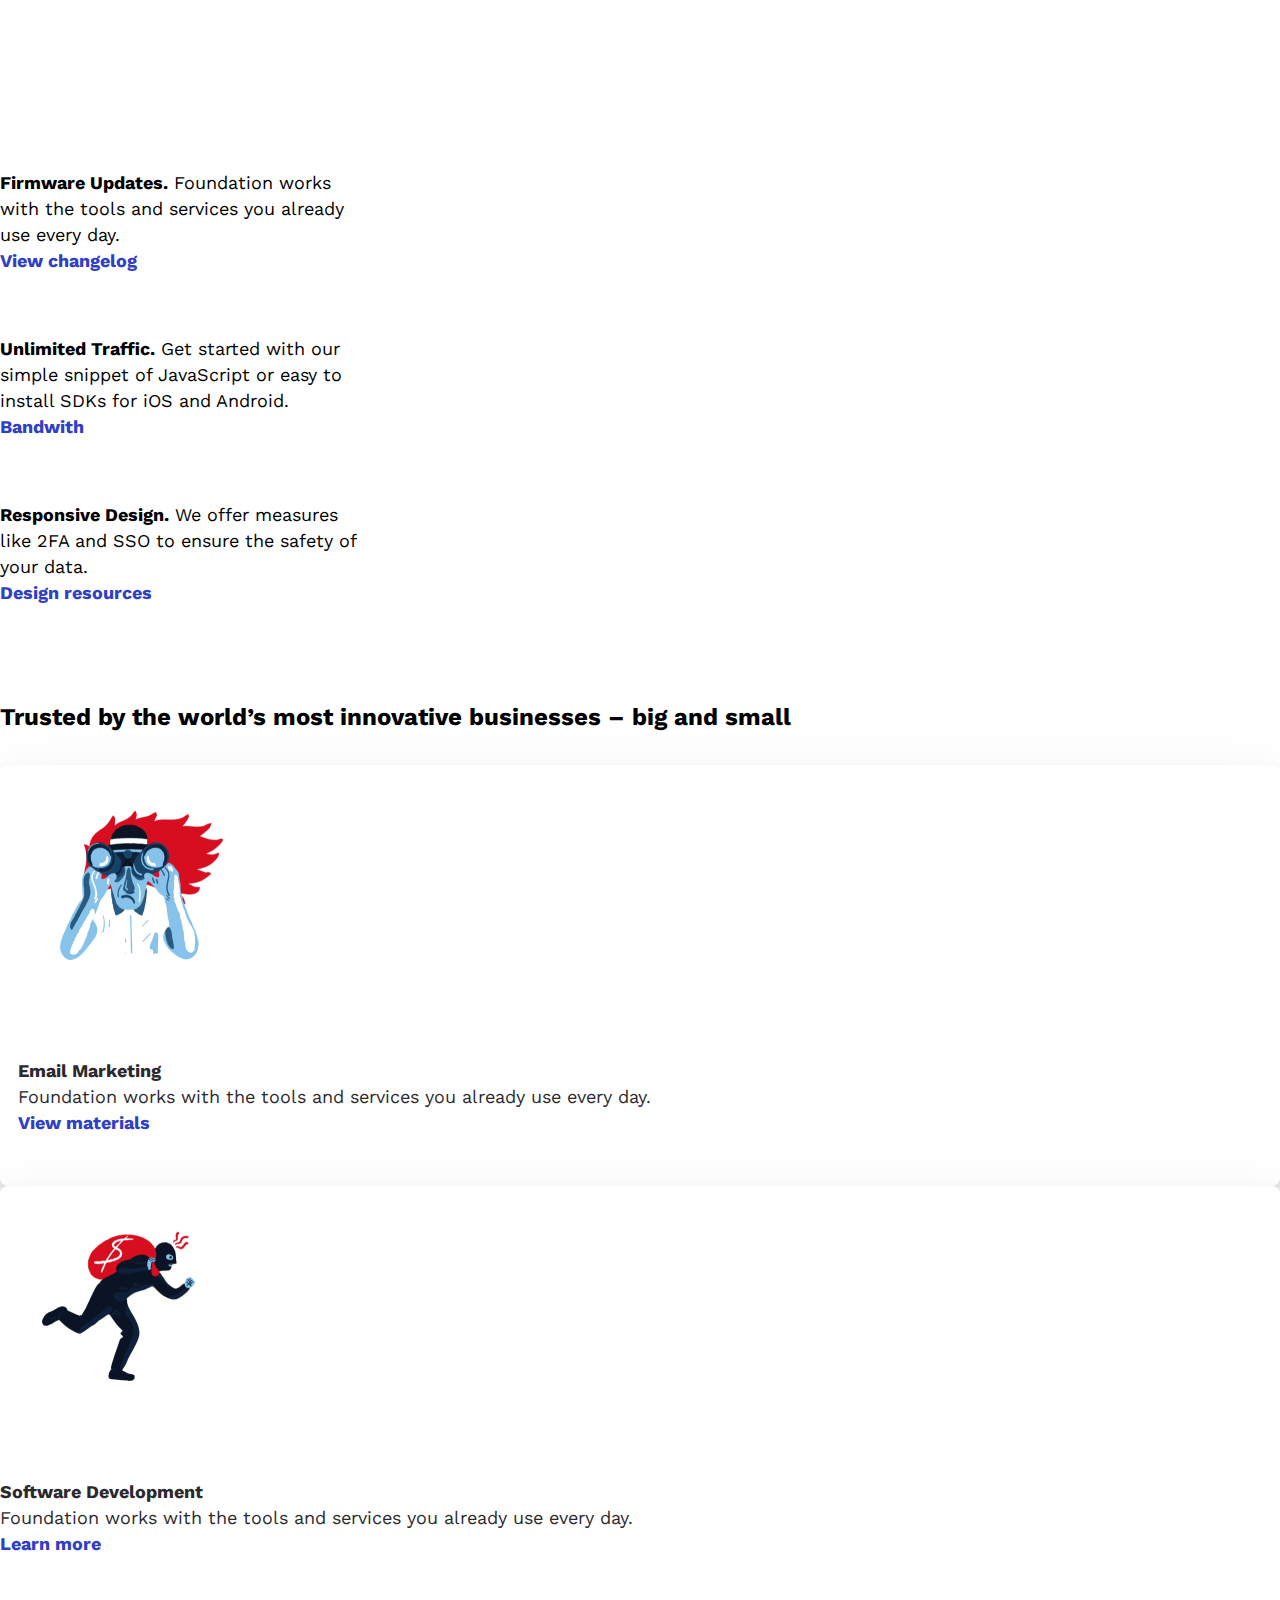
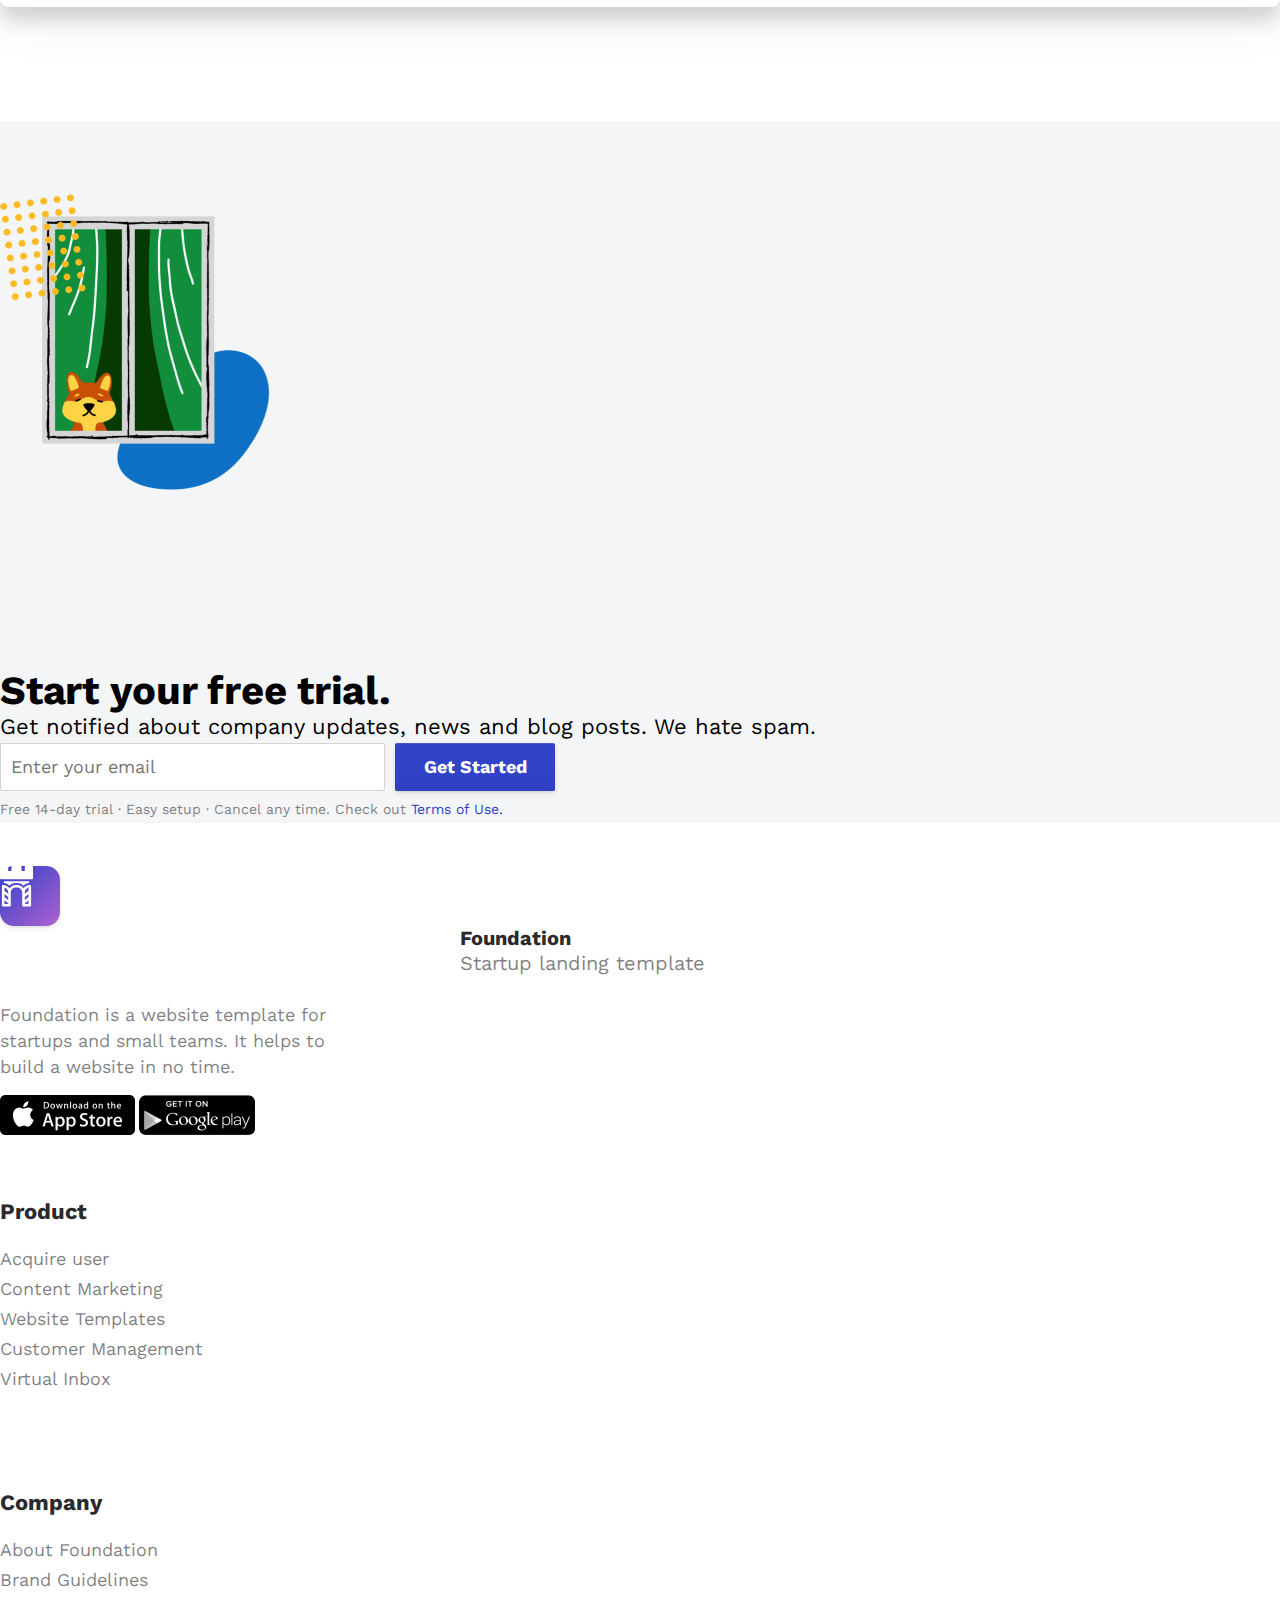
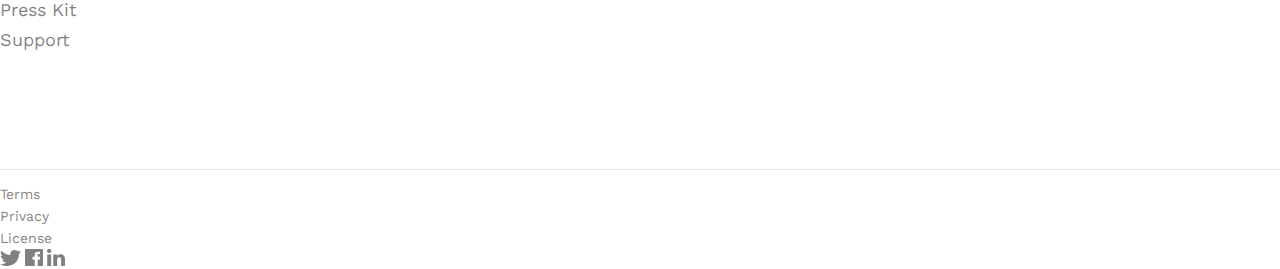
<file: Additional_Layout.html>
<!DOCTYPE html>
<html lang="en">
<head>
    <meta charset="UTF-8">
    <meta http-equiv="X-UA-Compatible" content="IE=edge">
    <meta name="viewport" content="width=device-width, initial-scale=1.0">
    <link rel="stylesheet" href="Additional Layout.css">
    <link rel="stylesheet" href="reset.css">
    <!-- Bootstrap -->
    <link href="https://cdn.jsdelivr.net/npm/bootstrap@5.0.0-beta3/dist/css/bootstrap.min.css" rel="stylesheet" integrity="sha384-eOJMYsd53ii+scO/bJGFsiCZc+5NDVN2yr8+0RDqr0Ql0h+rP48ckxlpbzKgwra6" crossorigin="anonymous">
    <title>Additional Layout</title>
</head>
<body>
    <div class="bgHeader">
        <div class="header container row d-none d-sm-flex ">
            <div class="logo col-6 d-flex align-items-center">
                <div class="icon d-flex align-items-center justify-content-center">
                    <svg width="33" height="41" viewBox="0 0 33 41" fill="none" xmlns="http://www.w3.org/2000/svg">
<path fill-rule="evenodd" clip-rule="evenodd" d="M3.80769 17.0655V15.8014C3.80769 15.4568 4.09431 15.1694 4.44788 15.1694H28.5521C28.9072 15.1694 29.1923 15.4523 29.1923 15.8014V17.0655C26.918 17.0659 24.8765 18.0591 23.481 19.6335C22.0854 18.0586 20.0432 17.0655 17.7678 17.0655H15.2322C12.9575 17.0655 10.9156 18.0585 9.51993 19.633C8.12423 18.0585 6.08235 17.0655 3.80769 17.0655ZM31.7308 13.2732H1.26923C0.568254 13.2732 0 12.7072 0 12.0091V1.26411C0 0.565963 0.568254 0 1.26923 0H6.98077C7.68175 0 8.25 0.565963 8.25 1.26411V5.05645H11.4231V1.26411C11.4231 0.565963 11.9913 0 12.6923 0H20.3077C21.0087 0 21.5769 0.565963 21.5769 1.26411V5.05645H24.75V1.26411C24.75 0.565963 25.3183 0 26.0192 0H31.7308C32.4317 0 33 0.565963 33 1.26411V12.0091C33 12.7072 32.4317 13.2732 31.7308 13.2732ZM23.481 22.3524C24.8456 20.3087 27.1791 18.9617 29.8283 18.9617C30.5293 18.9617 31.0975 19.5277 31.0975 20.2258V39.1875C31.0975 39.8857 30.5293 40.4516 29.8283 40.4516H23.4808C22.7798 40.4516 22.2115 39.8857 22.2115 39.1875V26.5464C22.2115 23.753 19.9385 21.4899 17.1332 21.4899H15.8668C13.0622 21.4899 10.7885 23.7539 10.7885 26.5464V39.1875C10.7885 39.8851 10.2211 40.4507 9.52096 40.4516L9.52063 40.4516H3.17308C2.4721 40.4516 1.90385 39.8857 1.90385 39.1875V20.2258C1.90385 19.5277 2.4721 18.9617 3.17308 18.9617C5.822 18.9617 8.15525 20.3084 9.51993 22.3517C10.8846 20.3084 13.2179 18.9617 15.8668 18.9617H17.1332C19.783 18.9617 22.1165 20.3085 23.481 22.3524ZM24.75 34.0746L28.4131 31.237C28.4601 31.2006 28.5089 31.168 28.5591 31.1391V28.0064L24.75 30.9571V34.0746ZM24.75 27.7542L28.4131 24.9165C28.4601 24.8801 28.5089 24.8475 28.5591 24.8187V21.6163C28.5591 21.6163 28.0069 21.7446 27.2515 22.1884C25.7544 23.0679 24.75 24.6904 24.75 26.5464V27.7542ZM24.75 37.2775V37.9234H28.5591V34.3269L24.75 37.2775ZM4.44231 31.1399C4.492 31.1686 4.54033 31.201 4.58692 31.237L8.25139 34.0757V30.9581L4.44231 28.0074V31.1399ZM4.44231 24.8194C4.49202 24.8481 4.54037 24.8804 4.58698 24.9165L8.25139 27.7551V26.5464C8.25139 24.1861 6.62704 22.2034 4.44231 21.6462V24.8194ZM4.44231 34.3279V37.9234H8.25139V37.2786L4.44231 34.3279Z" fill="url(#paint0_linear)"/>
<defs>
<linearGradient id="paint0_linear" x1="-13.6813" y1="18.4982" x2="23.2213" y2="51.4145" gradientUnits="userSpaceOnUse">
<stop stop-color="#3142C6"/>
<stop offset="1" stop-color="#AF61D1"/>
</linearGradient>
</defs>
                    </svg>
                </div>
                <div class="text">
                    <p class="bold">Foundation</p>
                    <p>Startup landing template</p>
                </div>
            </div>
            <div class="nav-bar col-6 d-flex justify-content-around align-items-center ">
                <a class="bold">Home</a>
                <a>Storie</a>
                <a class="d-flex"
                >Library <svg
                    width="8"
                    height="5"
                    viewBox="0 0 8 5"
                    fill="none"
                    xmlns="http://www.w3.org/2000/svg"
                >
                    <path
                    d="M0.94 0L4 3.09042L7.06 0L8 0.951417L4 5L0 0.951417L0.94 0Z"
                    fill="#2B292D"/></svg></a>
                <button class="button">Get Started</button>
            </div>
        </div>
        <div class="Responsive d-block d-sm-none">
            <nav class="navbar navbar-expand-lg navbar-light">
                <div class="container-fluid">
                    <div class="icon d-flex align-items-center justify-content-center">
                        <svg width="58" height="58" viewBox="0 0 58 58" fill="none" xmlns="http://www.w3.org/2000/svg">
<g filter="url(#filter0_ddi)">
<rect x="5" y="2" width="48" height="48" rx="8" fill="white"/>
<rect x="5" y="2" width="48" height="48" rx="8" fill="url(#paint0_linear)" fill-opacity="0.1" style="mix-blend-mode:overlay"/>
</g>
<path fill-rule="evenodd" clip-rule="evenodd" d="M19.2461 23.6524V22.6411C19.2461 22.3654 19.4754 22.1355 19.7583 22.1355H39.0417C39.3257 22.1355 39.5538 22.3619 39.5538 22.6411V23.6524C37.7343 23.6527 36.1011 24.4472 34.9848 25.7068C33.8683 24.4469 32.2345 23.6524 30.4142 23.6524H28.3857C26.566 23.6524 24.9325 24.4468 23.8159 25.7064C22.6993 24.4468 21.0658 23.6524 19.2461 23.6524ZM41.5846 20.6185H17.2153C16.6546 20.6185 16.2 20.1658 16.2 19.6073V11.0113C16.2 10.4528 16.6546 10 17.2153 10H21.7846C22.3453 10 22.8 10.4528 22.8 11.0113V14.0452H25.3384V11.0113C25.3384 10.4528 25.793 10 26.3538 10H32.4461C33.0069 10 33.4615 10.4528 33.4615 11.0113V14.0452H36V11.0113C36 10.4528 36.4546 10 37.0153 10H41.5846C42.1453 10 42.6 10.4528 42.6 11.0113V19.6073C42.6 20.1658 42.1453 20.6185 41.5846 20.6185ZM34.9847 27.8819C36.0764 26.2469 37.9432 25.1694 40.0626 25.1694C40.6234 25.1694 41.078 25.6221 41.078 26.1806V41.35C41.078 41.9085 40.6234 42.3613 40.0626 42.3613H34.9846C34.4238 42.3613 33.9692 41.9085 33.9692 41.35V31.2371C33.9692 29.0024 32.1507 27.1919 29.9065 27.1919H28.8934C26.6497 27.1919 24.8307 29.0031 24.8307 31.2371V41.35C24.8307 41.9081 24.3769 42.3605 23.8167 42.3613H23.8165H18.7384C18.1776 42.3613 17.723 41.9085 17.723 41.35V26.1806C17.723 25.6221 18.1776 25.1694 18.7384 25.1694C20.8575 25.1694 22.7241 26.2467 23.8159 27.8814C24.9076 26.2467 26.7742 25.1694 28.8934 25.1694H29.9065C32.0264 25.1694 33.8932 26.2468 34.9847 27.8819ZM36 37.2597L38.9304 34.9896C38.968 34.9605 39.0071 34.9344 39.0472 34.9113V32.4051L36 34.7657V37.2597ZM36 32.2033L38.9305 29.9332C38.9681 29.9041 39.0071 29.878 39.0472 29.8549V27.2931C39.0472 27.2931 38.6055 27.3956 38.0011 27.7507C36.8035 28.4543 36 29.7523 36 31.2371V32.2033ZM36 39.822V40.3387H39.0472V37.4615L36 39.822ZM19.7538 34.912C19.7936 34.9349 19.8322 34.9608 19.8695 34.9896L22.8011 37.2606V34.7664L19.7538 32.4059V34.912ZM19.7538 29.8555C19.7936 29.8785 19.8322 29.9043 19.8695 29.9332L22.8011 32.2041V31.2371C22.8011 29.3489 21.5016 27.7627 19.7538 27.317V29.8555ZM19.7538 37.4623V40.3387H22.8011V39.8229L19.7538 37.4623Z" fill="url(#paint1_linear)"/>
<defs>
<filter id="filter0_ddi" x="0" y="0" width="58" height="58" filterUnits="userSpaceOnUse" color-interpolation-filters="sRGB">
<feFlood flood-opacity="0" result="BackgroundImageFix"/>
<feColorMatrix in="SourceAlpha" type="matrix" values="0 0 0 0 0 0 0 0 0 0 0 0 0 0 0 0 0 0 127 0"/>
<feOffset dy="3"/>
<feGaussianBlur stdDeviation="2.5"/>
<feColorMatrix type="matrix" values="0 0 0 0 0 0 0 0 0 0 0 0 0 0 0 0 0 0 0.05 0"/>
<feBlend mode="normal" in2="BackgroundImageFix" result="effect1_dropShadow"/>
<feColorMatrix in="SourceAlpha" type="matrix" values="0 0 0 0 0 0 0 0 0 0 0 0 0 0 0 0 0 0 127 0"/>
<feOffset dy="1"/>
<feGaussianBlur stdDeviation="1"/>
<feColorMatrix type="matrix" values="0 0 0 0 0 0 0 0 0 0 0 0 0 0 0 0 0 0 0.1 0"/>
<feBlend mode="normal" in2="effect1_dropShadow" result="effect2_dropShadow"/>
<feBlend mode="normal" in="SourceGraphic" in2="effect2_dropShadow" result="shape"/>
<feColorMatrix in="SourceAlpha" type="matrix" values="0 0 0 0 0 0 0 0 0 0 0 0 0 0 0 0 0 0 127 0" result="hardAlpha"/>
<feOffset dy="1"/>
<feComposite in2="hardAlpha" operator="arithmetic" k2="-1" k3="1"/>
<feColorMatrix type="matrix" values="0 0 0 0 1 0 0 0 0 1 0 0 0 0 1 0 0 0 0.1 0"/>
<feBlend mode="normal" in2="shape" result="effect3_innerShadow"/>
</filter>
<linearGradient id="paint0_linear" x1="5" y1="2" x2="5" y2="50" gradientUnits="userSpaceOnUse">
<stop stop-color="white" stop-opacity="0.5"/>
<stop offset="1" stop-color="white" stop-opacity="0.01"/>
</linearGradient>
<linearGradient id="paint1_linear" x1="5.25495" y1="24.7985" x2="34.777" y2="51.1316" gradientUnits="userSpaceOnUse">
<stop stop-color="#3142C6"/>
<stop offset="1" stop-color="#AF61D1"/>
</linearGradient>
</defs>
                        </svg>
                        <p>Foundation</p>
                    </div>
                    <button class="navbar-toggler" type="button" data-bs-toggle="collapse" data-bs-target="#navbarNav" aria-controls="navbarNav" aria-expanded="false" aria-label="Toggle navigation">
                    <span class="navbar-toggler-icon"></span>
                    </button>
                    <div class="collapse navbar-collapse" id="navbarNav">
                    <ul class="navbar-nav">
                        <li class="nav-item">
                        <a class="nav-link active" aria-current="page" href="#">Home</a>
                        </li>
                        <li class="nav-item">
                        <a class="nav-link" href="#">Features</a>
                        </li>
                        <li class="nav-item">
                        <a class="nav-link" href="#">Pricing</a>
                        </li>
                        <li class="nav-item">
                        <a class="nav-link disabled" href="#" tabindex="-1" aria-disabled="true">Disabled</a>
                        </li>
                    </ul>
                    </div>
                </div>
                </nav>
        </div>
        <div class="main container">
            <div class="text">
            <p class="bold">A bill that’s fair and flexible</p>
            <p>
                Create live segments and target the right people for messages based on their behaviors.
            </p>
            </div>
            <div class="buttons">
                <button class="button-1">Get Started</button>
                <button class="button-2">Learn More</button>
            </div>
        </div>
      </div>
    </div>
    <div class="feature container">
        <div class="three-feature d-xl-flex">
            <div class="feature-1 col-12 col-xl-4 d-lg-flex flex-column align-items-center">
                <img src="img/img_additional_layout/Feature-1.png" alt="Feature-1">
                <p>Software development tool used by teams.</p>
                <p class="blue">Learn More</p>
            </div>
            <div class="feature-2 col-12 col-xl-4 d-lg-flex flex-column align-items-center active">
                <img src="img/img_additional_layout/Feature-2.png" alt="Feature-2">
                <p>Collaborate on code and manage your Git repositories.</p>
                <p class="blue">See Features</p>
            </div>
            <div class="feature-3 col-12 col-xl-4 d-lg-flex flex-column align-items-center">
                <img src="img/img_additional_layout/Feature-3.png" alt="Feature-3">
                <p>Organize your work in one place.</p>
                <p class="blue">Open a Ticket</p>
            </div>
        </div>
        <div class="text">
            <p class="bold">Understand your audience</p>
            <p>Early stage company? Eligible applicants get all of our products for just $49 a month.</p>
        </div>
        <div class="items row row-cols-3 justify-content-between">
            <div class="item">
                <svg width="24" height="30" viewBox="0 0 24 30" fill="none" xmlns="http://www.w3.org/2000/svg">
                <path fill-rule="evenodd" clip-rule="evenodd" d="M24 9V26.385L18.255 20.625C19.035 19.44 19.5 18.03 19.5 16.5C19.5 12.36 16.14 9 12 9C7.86 9 4.5 12.36 4.5 16.5C4.5 20.64 7.86 24 12 24C13.53 24 14.94 23.535 16.14 22.755L22.785 29.4C22.275 29.775 21.675 30 21 30H2.985C1.335 30 0 28.65 0 27L0.015 3C0.015 1.35 1.35 0 3 0H15L24 9ZM11.9925 21C9.50254 21 7.49254 18.99 7.49254 16.5C7.49254 14.01 9.50254 12 11.9925 12C14.4825 12 16.4925 14.01 16.4925 16.5C16.4925 18.99 14.4825 21 11.9925 21Z" fill="#E12729"/>
                </svg>
                <p class="bold">Search Index</p>
                <p>Foundation works with the tools and services you already use every day.</p>
                <a href="" class="blue">Learn more</a>
            </div>
            <div class="item">
                <svg width="34" height="33" viewBox="0 0 34 33" fill="none" xmlns="http://www.w3.org/2000/svg">
<path fill-rule="evenodd" clip-rule="evenodd" d="M15.658 4.5H30.658C32.308 4.5 33.658 5.85 33.658 7.5V30C33.658 31.65 32.308 33 30.658 33H17.158L15.658 28.5H3.65796C2.00796 28.5 0.657959 27.15 0.657959 25.5V3C0.657959 1.35 2.00796 0 3.65796 0H14.158L15.658 4.5ZM2.15658 15C2.15658 19.14 5.51658 22.5 9.65658 22.5C13.9916 22.5 16.8566 19.455 16.8566 15.165C16.8566 14.55 16.7816 14.1 16.6766 13.635H9.65658V16.2H14.0366C13.9166 17.655 12.6716 19.815 9.65658 19.815C7.04658 19.815 4.93158 17.655 4.93158 15C4.93158 12.345 7.04658 10.185 9.65658 10.185C11.1416 10.185 12.1316 10.815 12.7016 11.355L14.6816 9.45C13.3766 8.25 11.6816 7.5 9.65658 7.5C5.51658 7.5 2.15658 10.86 2.15658 15ZM18.8968 14.3701H24.4468C23.8018 16.2451 22.7818 18.0151 21.3718 19.5751C20.9068 19.0501 20.4718 18.4951 20.0818 17.9251L18.8968 14.3701ZM29.8941 30.75C30.7191 30.75 31.3941 30.075 31.3941 29.25V8.25C31.3941 7.425 30.7191 6.75 29.8941 6.75H16.3341L18.2541 12.435H20.4141V10.5H22.3491V12.435H29.1441V14.385H26.2941C25.5891 16.68 24.3891 18.84 22.6941 20.715L22.6641 20.745L27.6141 25.62L26.2341 27L21.5841 22.35L23.1441 27L20.1441 30.75H29.8941Z" fill="#E12729"/>
                </svg>
                <p class="bold">Translation</p>
                <p>Foundation works with the tools and services you already use every day.</p>
                <a href="" class="blue">Learn more</a>
            </div>
            <div class="item">
                <svg width="31" height="30" viewBox="0 0 31 30" fill="none" xmlns="http://www.w3.org/2000/svg">
<path fill-rule="evenodd" clip-rule="evenodd" d="M0.315918 15C0.315918 6.71844 7.03436 0 15.3159 0C23.5975 0 30.3159 6.71844 30.3159 15C30.3159 23.2816 23.5975 30 15.3159 30C7.03436 30 0.315918 23.2816 0.315918 15ZM14.5264 17.6154V27.0242L21.846 12.3849H16.811V2.97607L9.29594 17.6154H14.5264Z" fill="#E12729"/>
                </svg>
                <p class="bold">Subscriptions</p>
                <p>Foundation works with the tools and services you already use every day.</p>
                <a href="" class="blue">Learn more</a>
            </div>
            <div class="item">
                <svg width="27" height="27" viewBox="0 0 27 27" fill="none" xmlns="http://www.w3.org/2000/svg">
<path fill-rule="evenodd" clip-rule="evenodd" d="M20.145 17.895C21.825 18.45 23.625 18.75 25.5 18.75C26.325 18.75 27 19.425 27 20.25V25.5C27 26.325 26.325 27 25.5 27C11.415 27 0 15.585 0 1.5C0 0.675 0.675 0 1.5 0H6.75C7.575 0 8.25 0.675 8.25 1.5C8.25 3.375 8.55 5.175 9.105 6.855C9.27 7.38 9.15 7.965 8.73 8.37L5.43 11.685C7.59 15.93 11.07 19.395 15.315 21.555L18.615 18.255C19.035 17.85 19.62 17.73 20.145 17.895ZM13.4873 15V0H26.9873V10.5H17.9873L13.4873 15Z" fill="#E12729"/>
                </svg>
                <p class="bold">Unlimited Calls</p>
                <p>Foundation works with the tools and services you already use every day.</p>
                <a href="" class="blue">Learn more</a>
            </div>
            <div class="item">
                <svg width="31" height="27" viewBox="0 0 31 27" fill="none" xmlns="http://www.w3.org/2000/svg">
<path fill-rule="evenodd" clip-rule="evenodd" d="M6.65175 0H24.6518V6H6.65175V0ZM5.15796 7.5H26.158C28.648 7.5 30.658 9.51 30.658 12V21H24.658V27H6.65796V21H0.657959V12C0.657959 9.51 2.66796 7.5 5.15796 7.5ZM9.64912 24H21.6491V16.5H9.64912V24ZM26.136 13.5C25.311 13.5 24.636 12.825 24.636 12C24.636 11.175 25.311 10.5 26.136 10.5C26.961 10.5 27.636 11.175 27.636 12C27.636 12.825 26.961 13.5 26.136 13.5Z" fill="#E12729"/>
                </svg>
                <p class="bold">Cloud Printing</p>
                <p>Foundation works with the tools and services you already use every day.</p>
                <a href="" class="blue">Learn more</a>
            </div>
            <div class="item">
                <svg width="24" height="35" viewBox="0 0 24 35" fill="none" xmlns="http://www.w3.org/2000/svg">
<path fill-rule="evenodd" clip-rule="evenodd" d="M0.315918 4.9C3.25933 1.87174 7.32685 0 11.8233 0C16.3198 0 20.3873 1.87174 23.3159 4.91522L21.2304 7.06087C18.8342 4.58043 15.5063 3.04348 11.8233 3.04348C8.14036 3.04348 4.81238 4.58043 2.40145 7.04565L0.315918 4.9ZM4.49791 9.20648L6.58344 11.3521C7.92942 9.98257 9.77829 9.13039 11.8195 9.13039C13.8606 9.13039 15.7095 9.98257 17.0555 11.3521L19.141 9.20648C17.2625 7.27387 14.6741 6.08691 11.8195 6.08691C8.96479 6.08691 6.37637 7.27387 4.49791 9.20648ZM7.38105 13.6958H16.2556C17.0692 13.6958 17.7347 14.3806 17.7347 15.2175V33.4784C17.7347 34.3154 17.0692 35.0001 16.2556 35.0001H7.38105C6.56754 35.0001 5.90195 34.3154 5.90195 33.4784V15.2175C5.90195 14.3806 6.56754 13.6958 7.38105 13.6958ZM8.85761 19.7827C8.85761 21.4566 10.1888 22.8262 11.8158 22.8262C13.4428 22.8262 14.774 21.4566 14.774 19.7827C14.774 18.1088 13.4428 16.7393 11.8158 16.7393C10.1888 16.7393 8.85761 18.1088 8.85761 19.7827Z" fill="#E12729"/>
                </svg>
                <p class="bold">Wireless Control</p>
                <p>Foundation works with the tools and services you already use every day.</p>
                <a href="" class="blue">Learn more</a>
            </div>
        </div>
    </div>
    <div class="bgReview">
        <div class="review container">
            <div class="logos d-lg-flex justify-content-between align-items-center row">
                <img class="col-xl-2 col-lg-3 col-md-4 col-6" src="img/img_review/object-1.png" alt="object-1">
                <img class="col-xl-2 col-lg-3 col-md-4 col-6" src="img/img_review/object-2.png" alt="object-2">
                <img class="col-xl-2 col-lg-3 col-md-4 col-6" src="img/img_review/object-3.png" alt="object-3">
                <img class="col-xl-2 col-lg-3 col-md-4 col-6" src="img/img_review/object-4.png" alt="object-4">
                <img class="col-xl-2 col-lg-3 col-md-4 col-6" src="img/img_review/object-5.png" alt="object-5">
                <img class="col-xl-2 col-lg-3 col-md-4 col-6" src="img/img_review/object-6.png" alt="object-6">
            </div>
            <div class="text text-center">
                <p class="blue">Trusted by the world’s most innovative businesses – big and small</p>
                <p class="nomal">“Comprehensive set of startup tools for all imaginable entrepreneurial needs. Create landing pages, send emails, find freelancers. Perfect for sales, marketing, and support”</p>
                <p class="bold">Viella Malkovich</p>
                <p class="small">Creative Director at Johnson</p>
                <svg width="50" height="8" viewBox="0 0 50 8" fill="none" xmlns="http://www.w3.org/2000/svg">
                <path opacity="0.2" d="M46 8C48.2091 8 50 6.20914 50 4C50 1.79086 48.2091 0 46 0C43.7909 0 42 1.79086 42 4C42 6.20914 43.7909 8 46 8Z" fill="#2B292D"/>
                <path opacity="0.2" d="M25 8C27.2091 8 29 6.20914 29 4C29 1.79086 27.2091 0 25 0C22.7909 0 21 1.79086 21 4C21 6.20914 22.7909 8 25 8Z" fill="#2B292D"/>
                <path d="M4 8C6.20914 8 8 6.20914 8 4C8 1.79086 6.20914 0 4 0C1.79086 0 0 1.79086 0 4C0 6.20914 1.79086 8 4 8Z" fill="#3142C5"/>
                </svg>
            </div>
        </div>
    </div>
    <div class="communicate d-lg-flex justify-content-between container">
        <div class="text">
            <p class="small">Communicate Better</p>
            <p class="bold">Millions of Wi-Fi hotspots</p>
            <p>Three products that can be used independently or combined together for your company’s needs.</p>
            <button>Get Started</button>
        </div>
        <div class="img">
            <img src="img/img_communicate/img.png" alt="img">
            <p>A better way to acquire new users</p>
        </div>
    </div>
    <div class="features container d-xl-flex justify-content-between">
        <div class="feature">
            <p><span class="bold">Firmware Updates.</span>
            <span>Foundation works with the tools and services you already use every day.</span></p>
            <a href="" class="blue">View changelog</a>
        </div>
        <div class="feature">
            <p><span class="bold">Unlimited Traffic.</span>
            <span>Get started with our simple snippet of JavaScript or easy to install SDKs for iOS and Android.</span></p>
            <a href="" class="blue">Bandwith</a>
        </div>
        <div class="feature">
            <p><span class="bold">Responsive Design.</span>
            <span>We offer measures like 2FA and SSO to ensure the safety of your data.</span></p>
            <a href="" class="blue">Design resources</a>
        </div>
    </div>
    <div class="two-features container">
        <p class="text-center">Trusted by the world’s most innovative businesses – big and small</p>
        <div class="items row">
            <div class="item-1 item col-xl-6 col-12 d-lg-flex">
                <img src="img/img_2features/item-1.png" alt="item-1">
                <div class="text">
                    <p class="bold">Email Marketing</p>
                    <p>Foundation works with the tools and services you already use every day.</p>
                    <a href="">View materials</a>
                </div>
            </div>
            <div class="item-2 item col-xl-6 col-12 d-lg-flex">
                <img src="img/img_2features/item-2.png" alt="item-2">
                <div class="text">
                    <p class="bold">Software Development</p>
                    <p>Foundation works with the tools and services you already use every day.</p>
                    <a href="">Learn more</a>
                </div>
            </div>
        </div>
    </div>
    <div class="bgCTA">
        <div class="container">
            <div class="CTA row">
                <div class="img d-flex justify-content-center align-items-center col-12 col-xl-5">
                    <img src="img/img_CTA/img.png" alt="img">
                </div>
                <div class="text col-12 col-xl-7">
                    <p class="bold">Start your free trial.</p>
                    <p>Get notified about company updates, news and blog posts. We hate spam.</p>
                    <div class="input d-flex row">
                        <input class="col-xl-6 col-12" type="text" placeholder="Enter your email"><button class="col-xl-6 col-12">Get Started</button>
                    </div>
                    <p><span>Free 14-day trial · Easy setup · Cancel any time. Check out </span> <span class="blue">Terms of Use.</span></p>
                </div>
            </div>
        </div>
    </div>
    <div class="footer container">
        <div class="text row">
            <div class="foundation col-xl-5 col-12">
                <div class="logo d-flex align-items-center">
                    <div class="icon d-flex justify-content-center align-items-center">
                        <svg width="33" height="41" viewBox="0 0 33 41" fill="none" xmlns="http://www.w3.org/2000/svg">
            <path fill-rule="evenodd" clip-rule="evenodd" d="M31.7308 13.2732H1.26923C0.568254 13.2732 0 12.7072 0 12.0091V1.26411C0 0.565963 0.568254 0 1.26923 0H6.98077C7.68175 0 8.25 0.565963 8.25 1.26411V5.05645H11.4231V1.26411C11.4231 0.565963 11.9913 0 12.6923 0H20.3077C21.0087 0 21.5769 0.565963 21.5769 1.26411V5.05645H24.75V1.26411C24.75 0.565963 25.3183 0 26.0192 0H31.7308C32.4317 0 33 0.565963 33 1.26411V12.0091C33 12.7072 32.4317 13.2732 31.7308 13.2732ZM3.80769 17.0655V15.8014C3.80769 15.4568 4.09431 15.1694 4.44788 15.1694H28.5521C28.9072 15.1694 29.1923 15.4523 29.1923 15.8014V17.0655C26.918 17.0659 24.8765 18.0591 23.481 19.6335C22.0854 18.0586 20.0432 17.0655 17.7678 17.0655H15.2322C12.9575 17.0655 10.9156 18.0585 9.51993 19.633C8.12423 18.0585 6.08235 17.0655 3.80769 17.0655ZM29.8283 18.9617C27.1791 18.9617 24.8456 20.3087 23.481 22.3524C22.1165 20.3085 19.783 18.9617 17.1332 18.9617H15.8668C13.2179 18.9617 10.8846 20.3084 9.51993 22.3517C8.15525 20.3084 5.822 18.9617 3.17308 18.9617C2.4721 18.9617 1.90385 19.5277 1.90385 20.2258V39.1875C1.90385 39.8857 2.4721 40.4516 3.17308 40.4516H9.52063L9.52096 40.4516C10.2211 40.4507 10.7885 39.8851 10.7885 39.1875V26.5464C10.7885 23.7539 13.0622 21.4899 15.8668 21.4899H17.1332C19.9385 21.4899 22.2115 23.753 22.2115 26.5464V39.1875C22.2115 39.8857 22.7798 40.4516 23.4808 40.4516H29.8283C30.5293 40.4516 31.0975 39.8857 31.0975 39.1875V20.2258C31.0975 19.5277 30.5293 18.9617 29.8283 18.9617ZM24.75 34.0746L28.4131 31.237C28.4601 31.2006 28.5089 31.168 28.5591 31.1391V28.0064L24.75 30.9571V34.0746ZM28.4131 24.9165L24.75 27.7542V26.5464C24.75 24.6904 25.7544 23.0679 27.2515 22.1884C28.0069 21.7446 28.5591 21.6163 28.5591 21.6163V24.8187C28.5089 24.8475 28.4601 24.8801 28.4131 24.9165ZM24.75 37.2775V37.9234H28.5591V34.3269L24.75 37.2775ZM4.58692 31.237C4.54033 31.201 4.492 31.1686 4.44231 31.1399V28.0074L8.25139 30.9581V34.0757L4.58692 31.237ZM4.44231 24.8194C4.49202 24.8481 4.54037 24.8804 4.58698 24.9165L8.25139 27.7551V26.5464C8.25139 24.1861 6.62704 22.2034 4.44231 21.6462V24.8194ZM4.44231 37.9234V34.3279L8.25139 37.2786V37.9234H4.44231Z" fill="white"/>
                        </svg>
                    </div>                 
                    <div class="text">
                        <p class="bold">Foundation</p>
                        <p>Startup landing template</p>
                    </div>
                </div>
                <p class="text">Foundation is a website template for startups and small teams. It helps to build a website in no time.</p>
                <div class="img">
                <img src="img/img_footer/img-1.png" alt="AppStore_img">
                <img src="img/img_footer/img-2.png" alt="GooglePlay_img">
                </div>
            </div>
            <div class="product col-xl-3 col-12">
                <p class="bold">Product</p>
                <div class="text">
                    <p>Acquire user</p>                    <p>Content Marketing</p>
                    <p>Website Templates</p>
                    <p>Customer Management</p>
                    <p>Virtual Inbox</p>
                </div>
            </div>
            <div class="company col-xl-4 col-12">
                <p class="bold">Company</p>
                <div class="text">
                    <p>About Foundation</p>
                    <p>Brand Guidelines</p>
                    <p>Press Kit</p>
                    <p>Support</p>
                </div>
            </div>
        </div>
    </div>
    <div class="rectangle"></div>
    <div class="textAndIcon container d-xl-flex justify-content-between">
      <div class="text d-flex justify-content-around align-items-center">
        <p>Terms</p>
        <p>Privacy</p>
        <p>License</p>
      </div>
      <div class="icon d-flex justify-content-around align-items-center">
        <img src="img/img_footer/icon-twitter.png" alt="icon">
        <img src="img/img_footer/icon-fb.png" alt="icon">
        <img src="img/img_footer/LinkedIn.png" alt="icon">
      </div>
    </div>
</body>
</html>
</file>
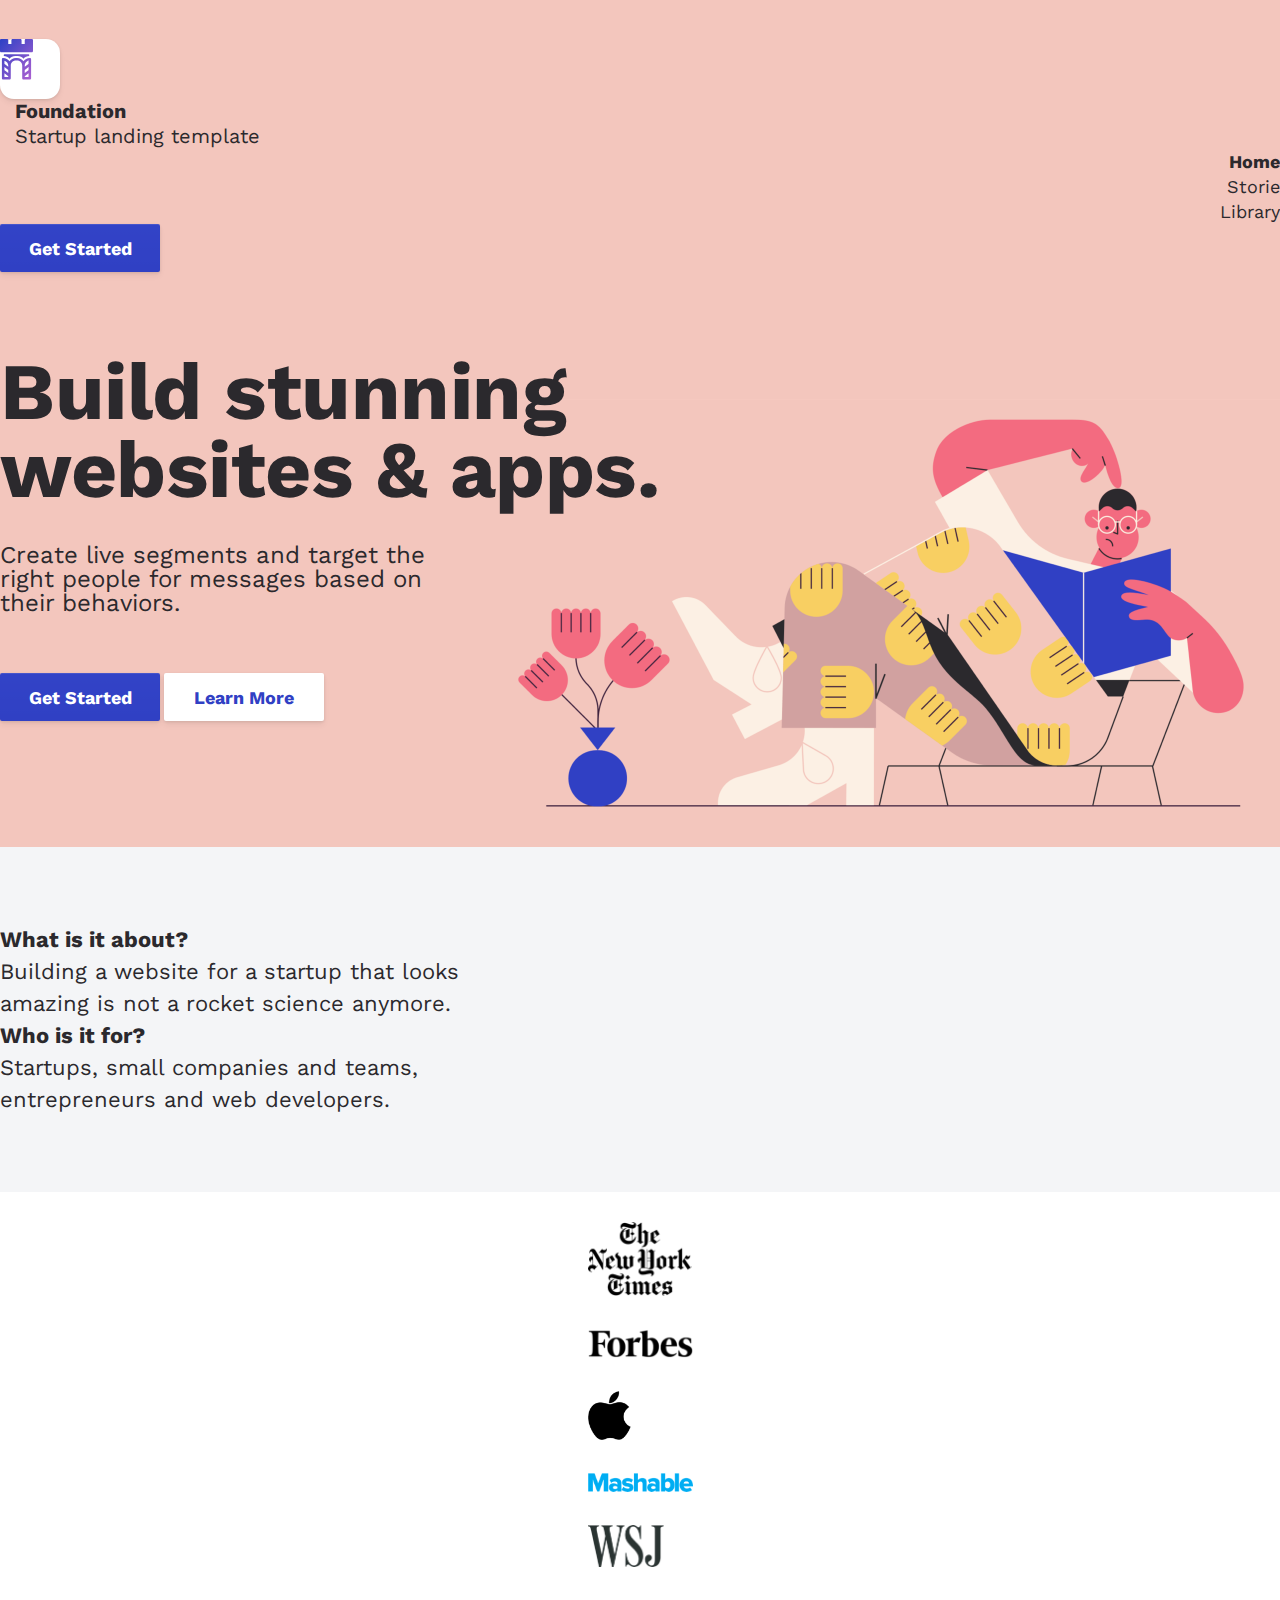
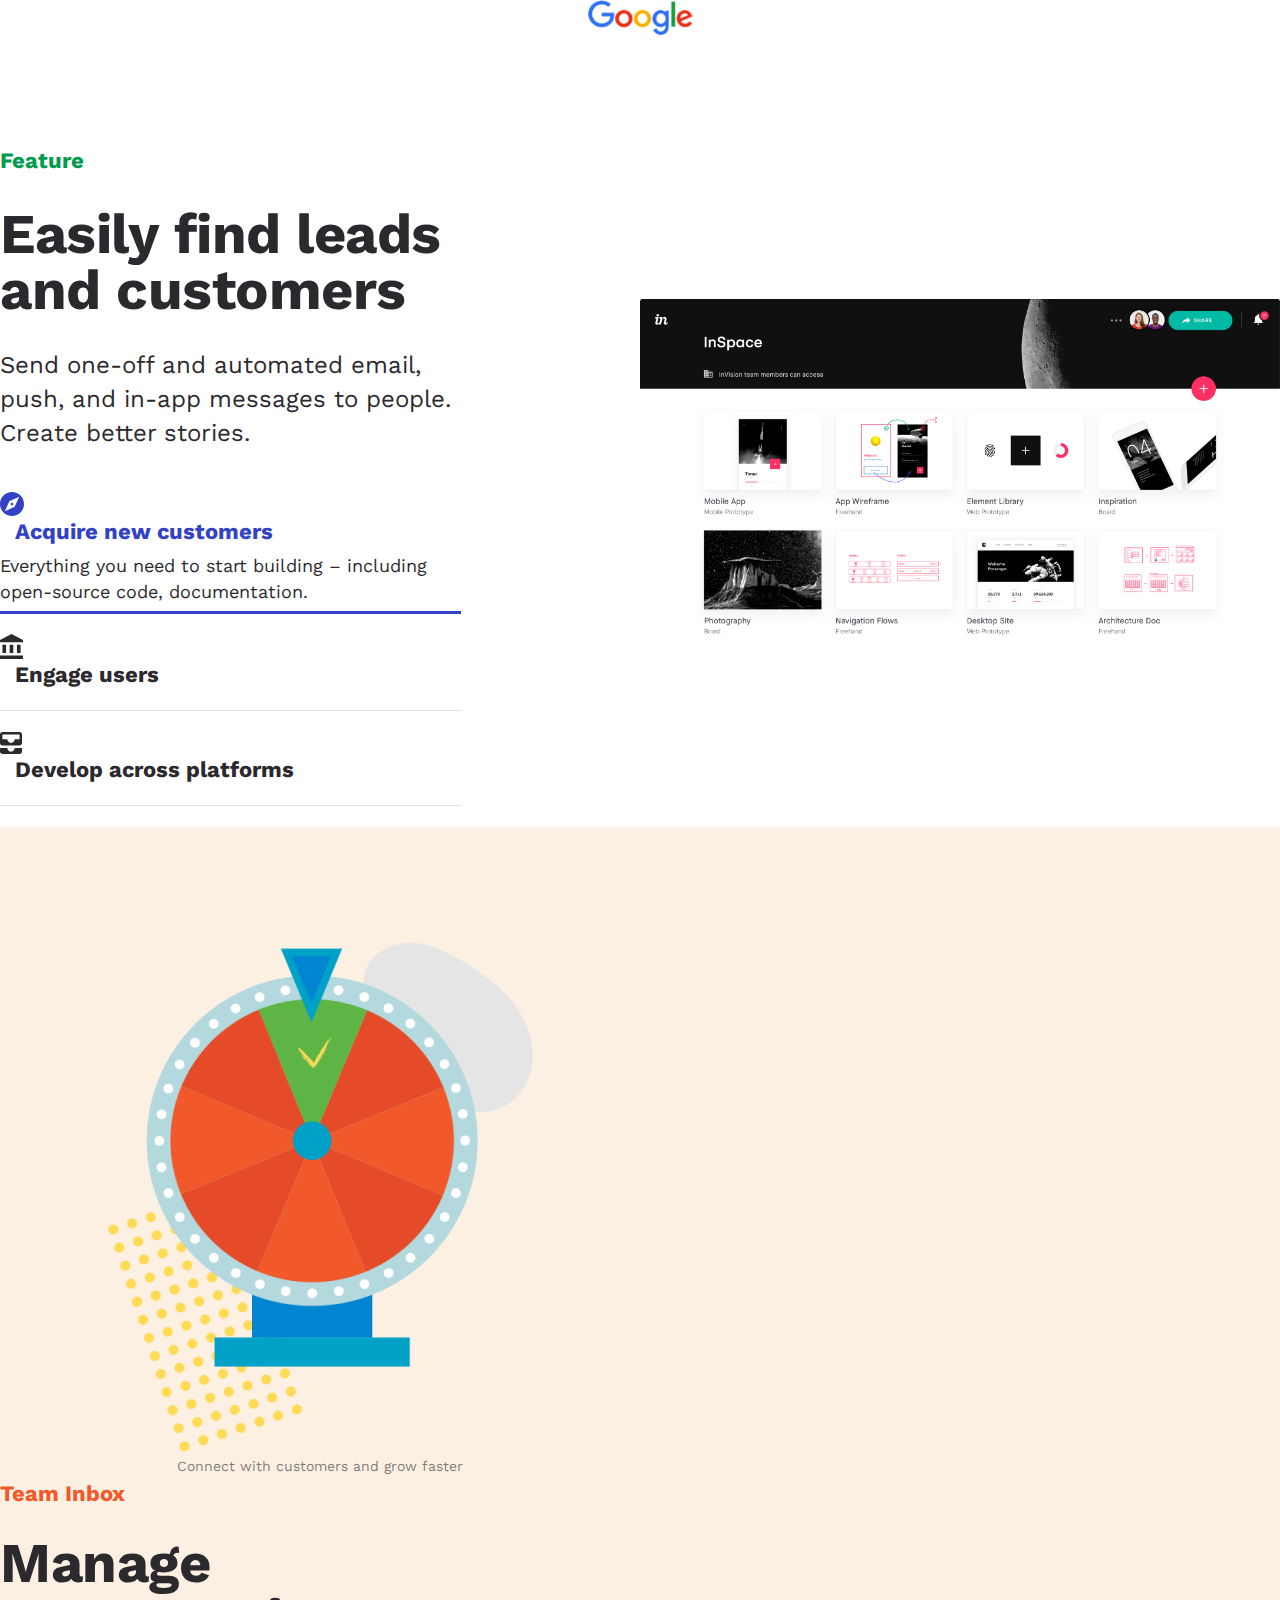
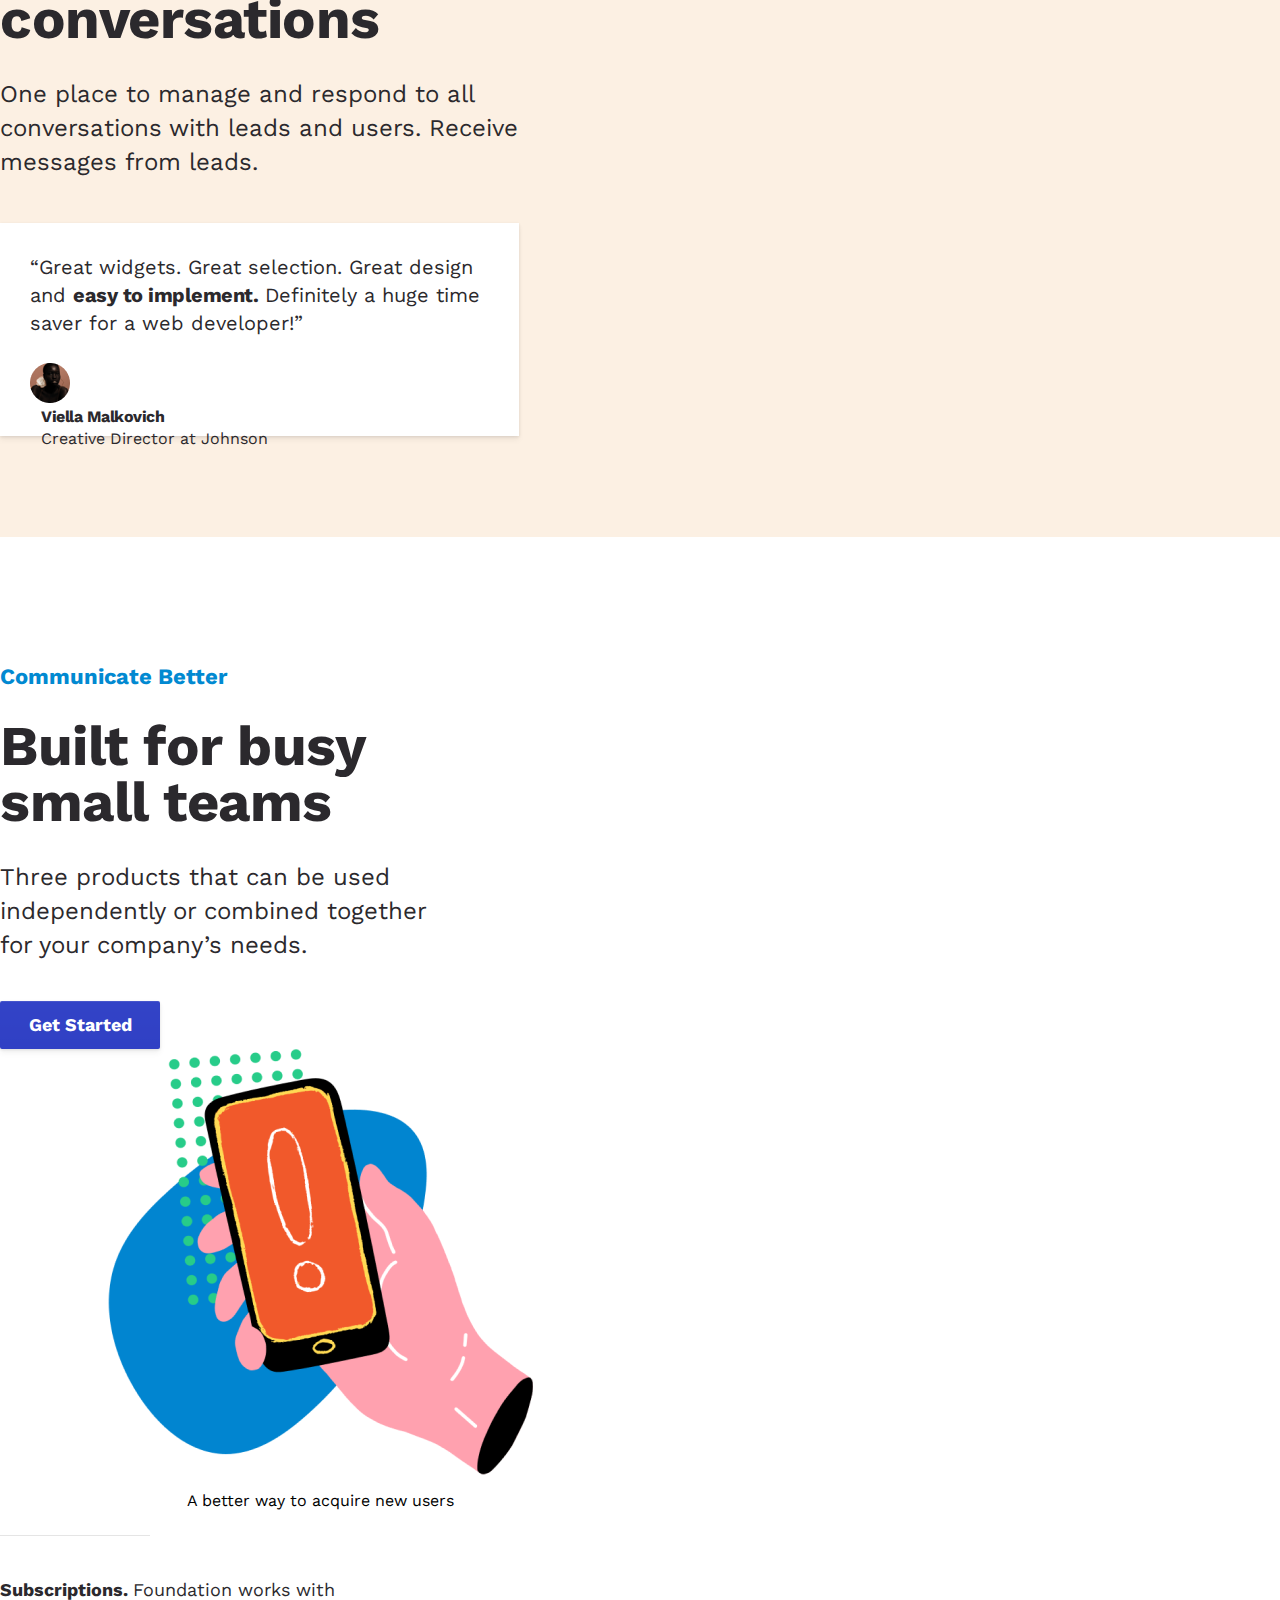
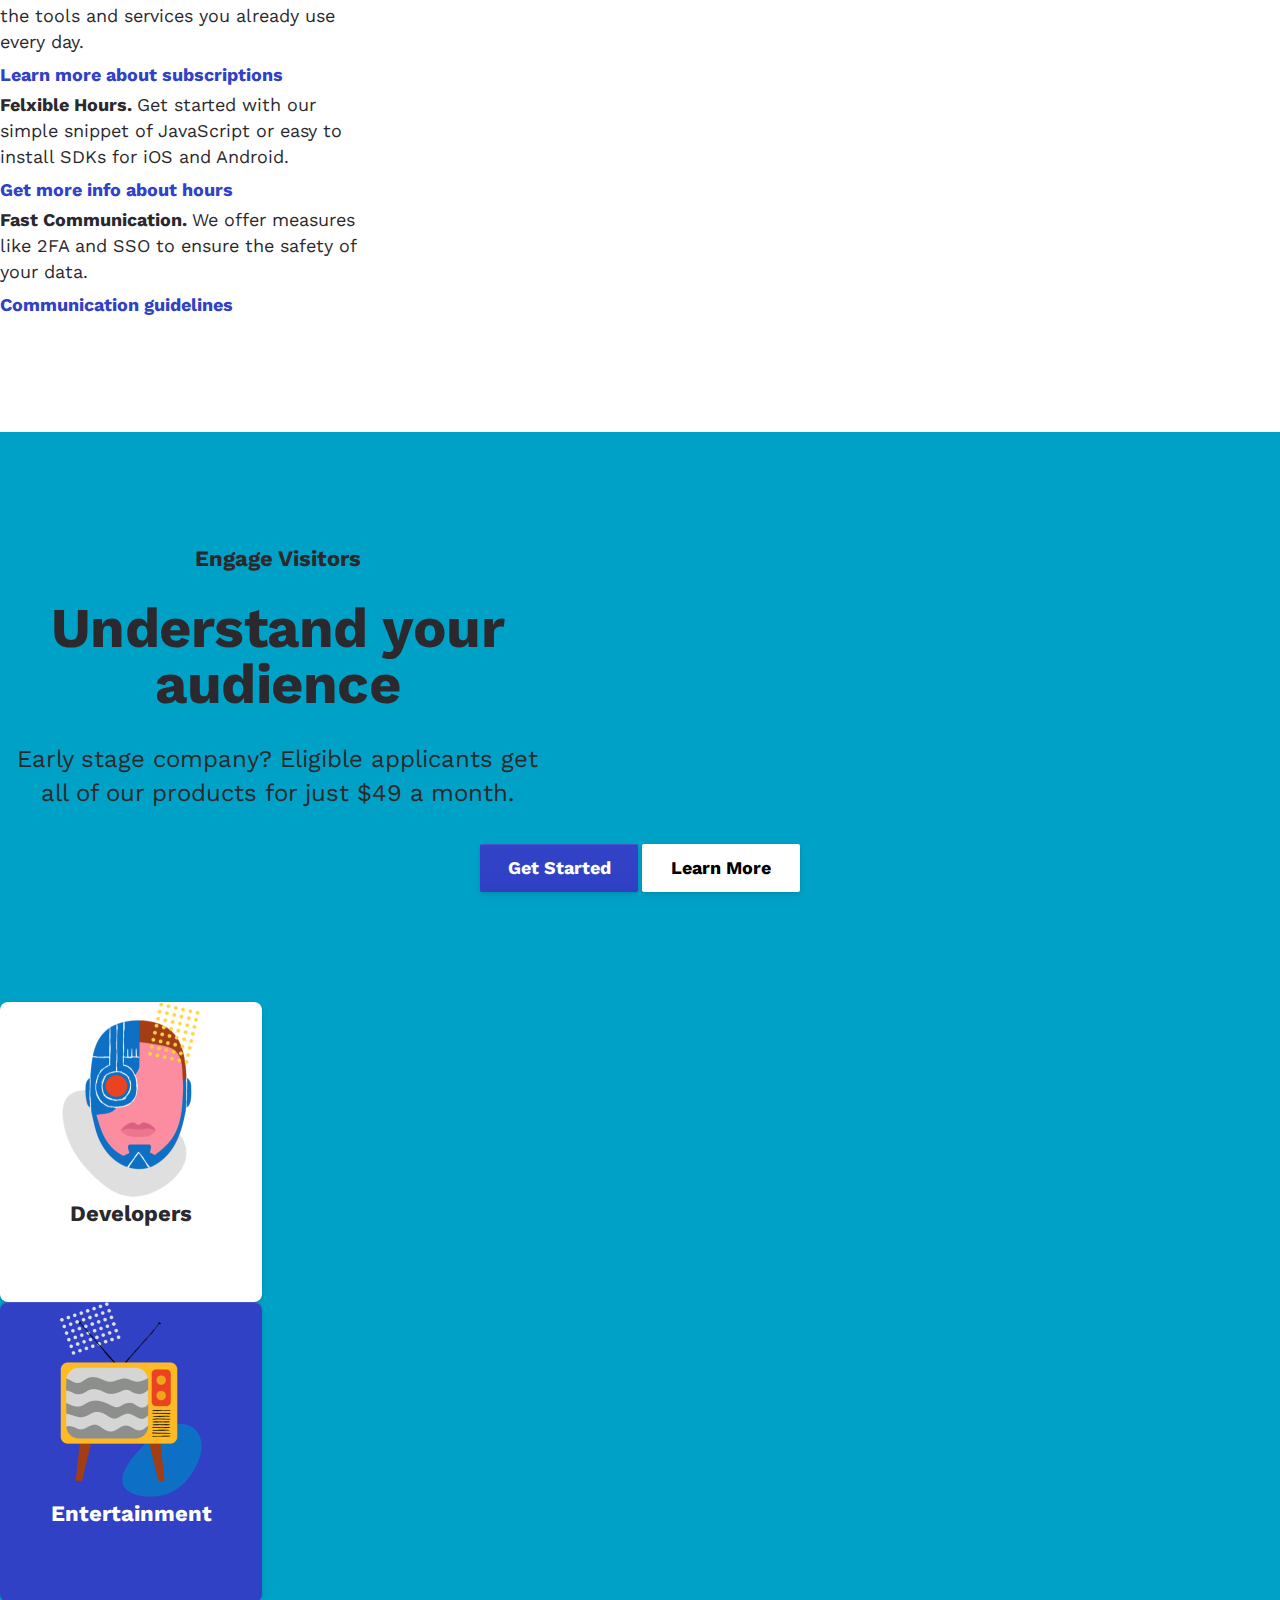
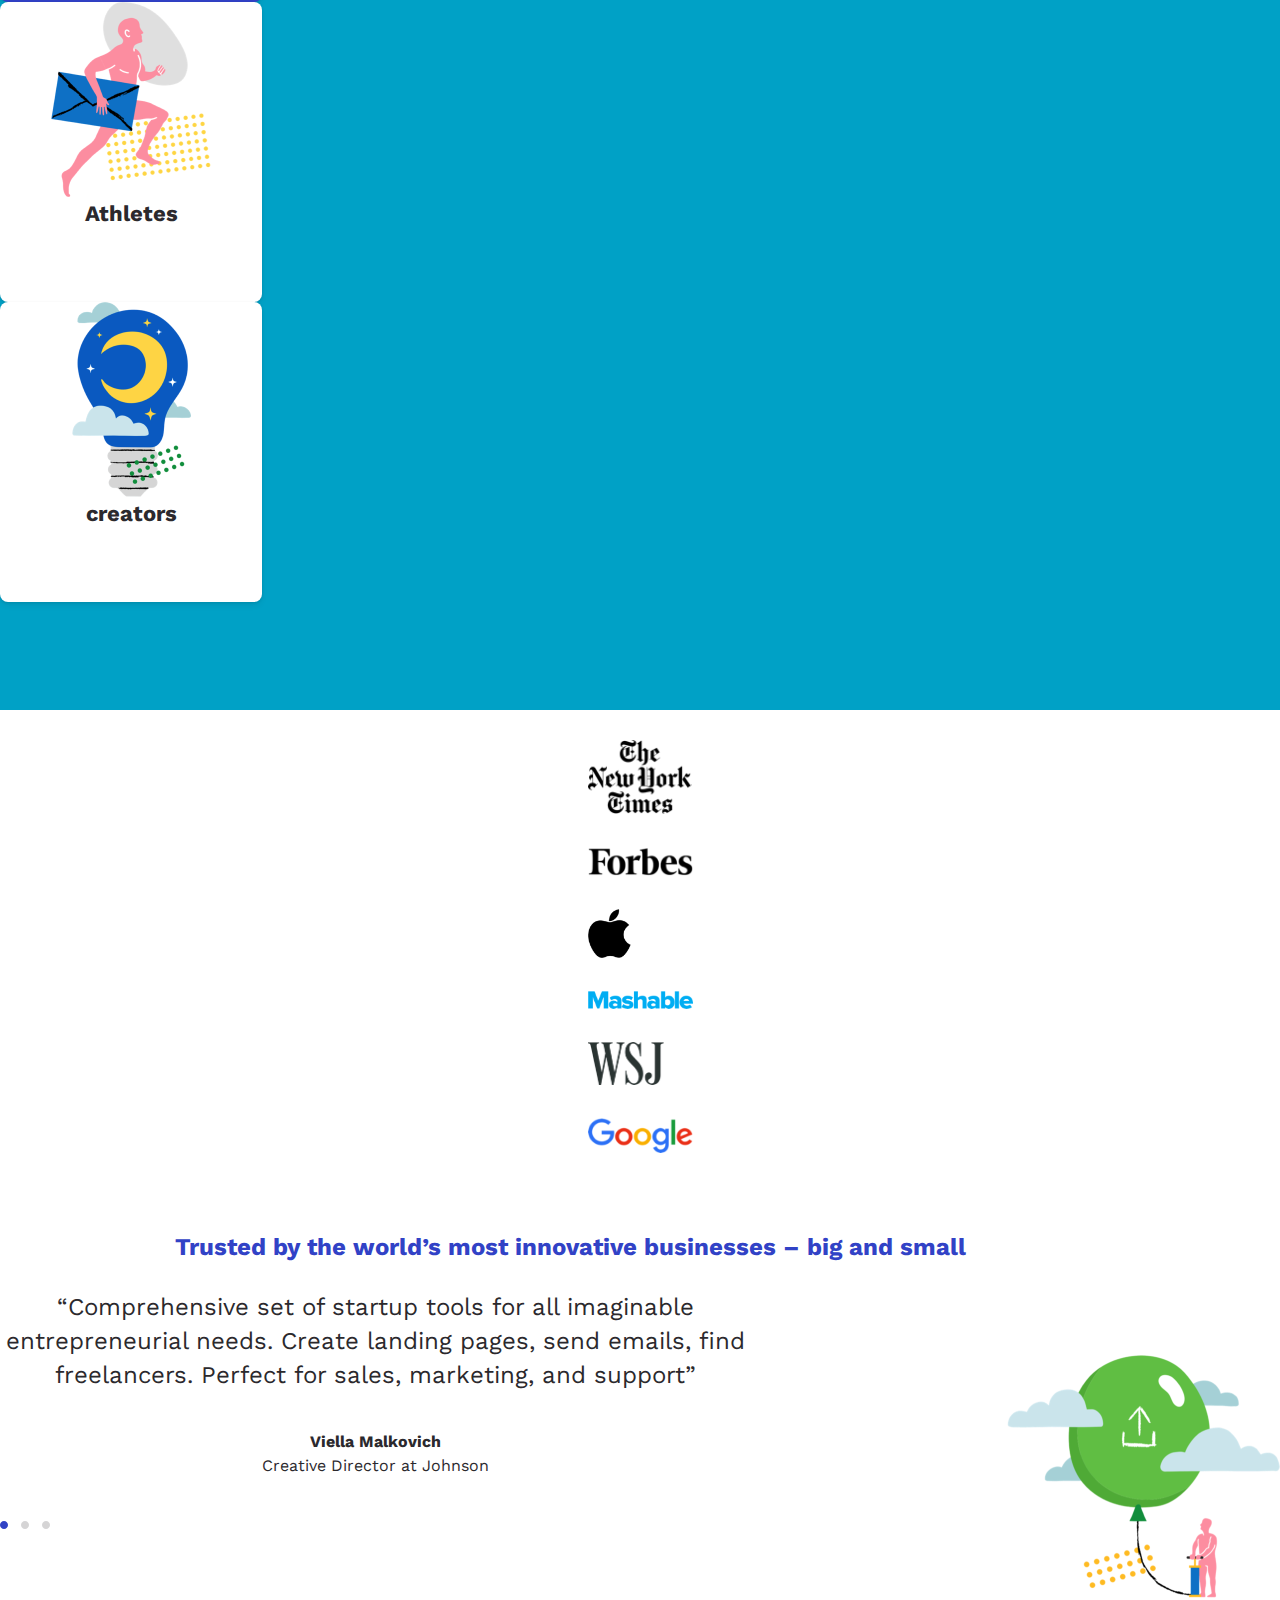
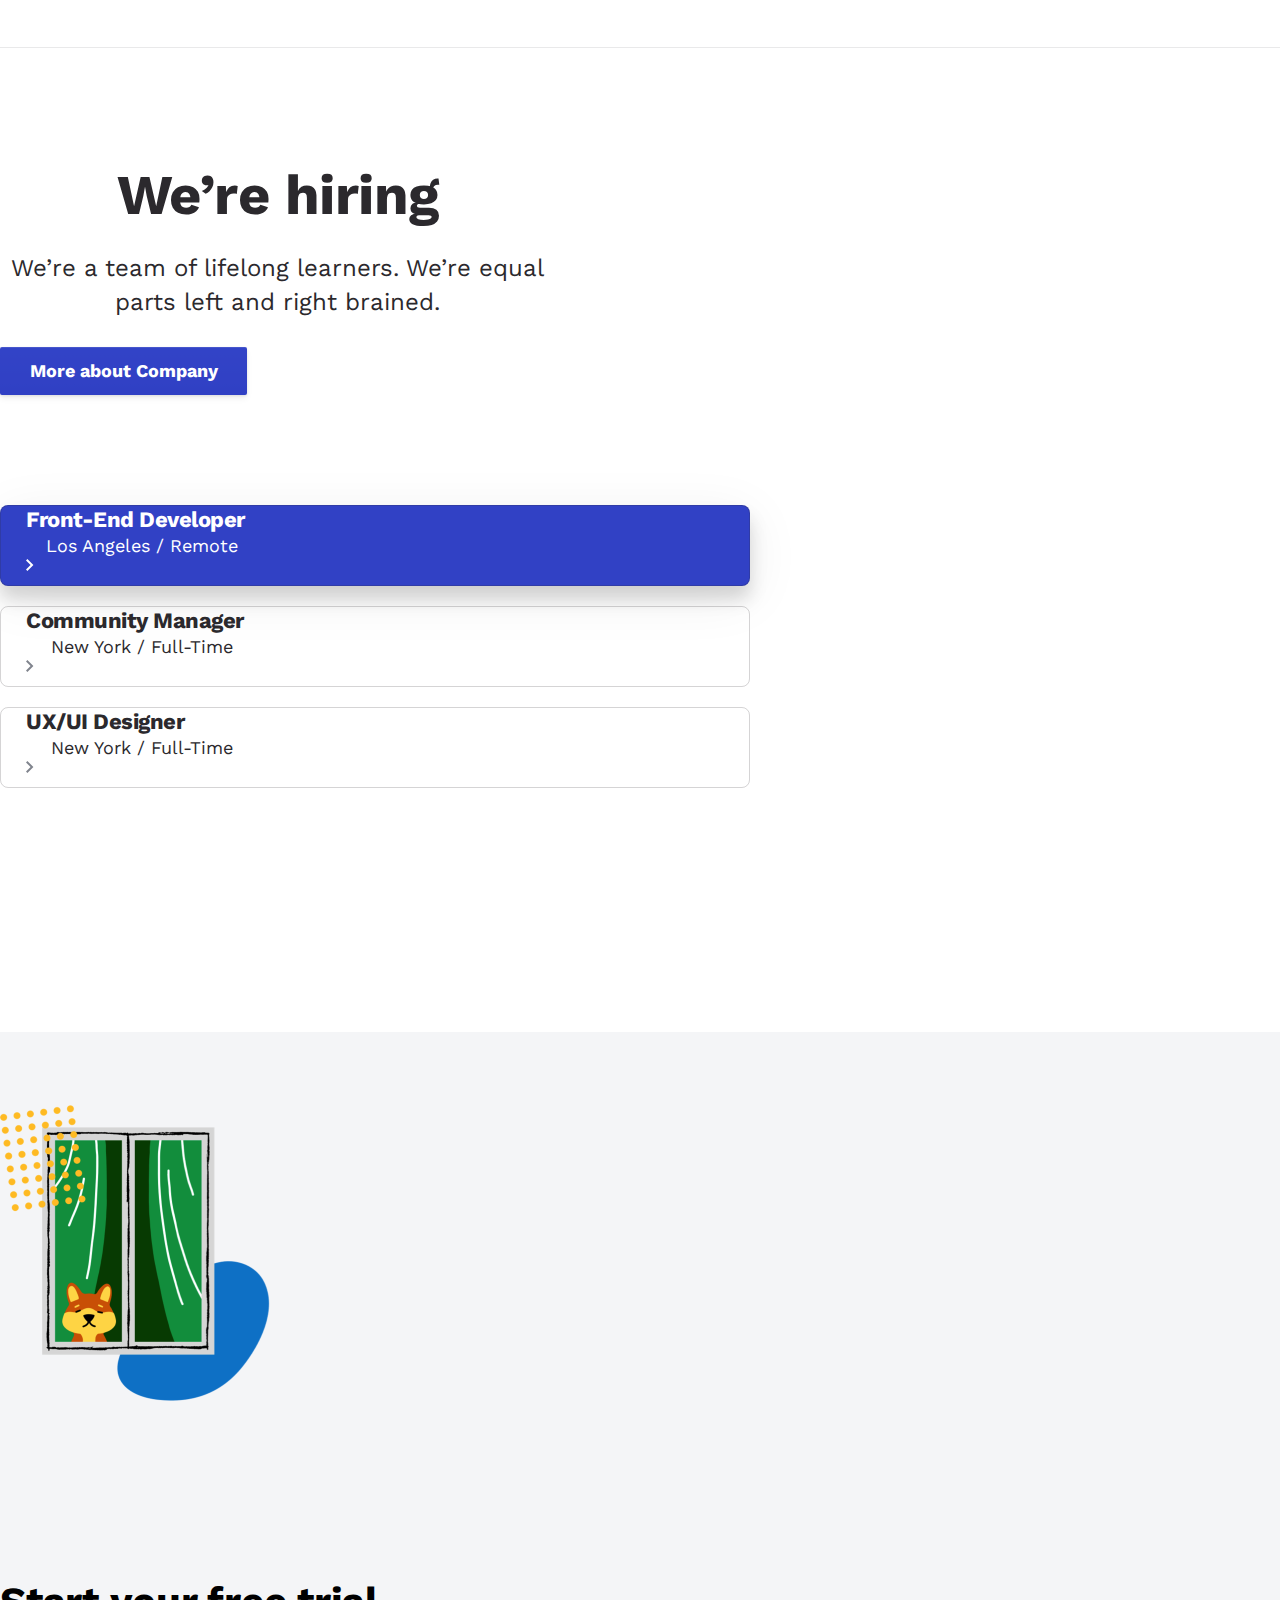
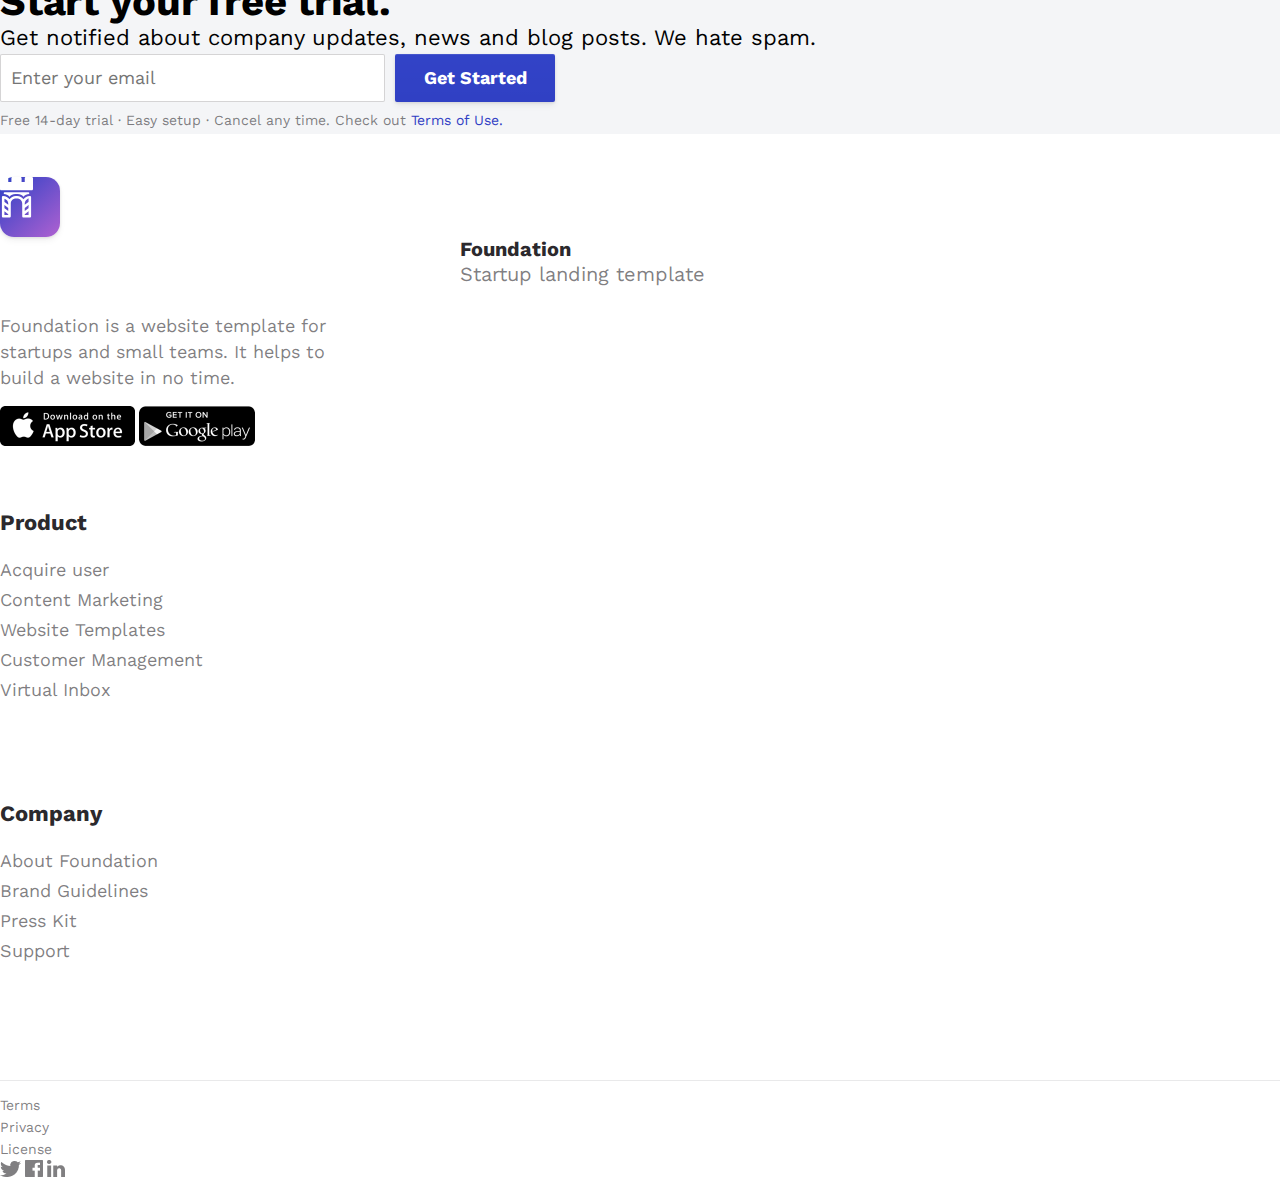
<file: Foundation.html>
<!DOCTYPE html>
<html lang="en">
  <head>
    <meta charset="UTF-8" />
    <meta http-equiv="X-UA-Compatible" content="IE=edge" />
    <meta name="viewport" content="width=device-width, initial-scale=1.0" />
    <link
      href="https://cdn.jsdelivr.net/npm/bootstrap@5.0.0-beta3/dist/css/bootstrap.min.css"
      rel="stylesheet"
      integrity="sha384-eOJMYsd53ii+scO/bJGFsiCZc+5NDVN2yr8+0RDqr0Ql0h+rP48ckxlpbzKgwra6"
      crossorigin="anonymous"
    />
    <link rel="stylesheet" href="reset.css" />
    <link rel="stylesheet" href="Foundation.css" />
    <title>Foundation</title>
  </head>
  <body>
    <div class="bgHeader">
      <div class="header container">
        <div class="nav-bar row d-none d-sm-flex">
          <div class="logo col-6 d-flex align-items-center">
            <div class="icon align-items-center justify-content-center d-flex">
              <svg
                width="33"
                height="41"
                viewBox="0 0 33 41"
                fill="none"
                xmlns="http://www.w3.org/2000/svg"
              >
                <path
                  fill-rule="evenodd"
                  clip-rule="evenodd"
                  d="M3.80769 17.0655V15.8014C3.80769 15.4568 4.09431 15.1694 4.44788 15.1694H28.5521C28.9072 15.1694 29.1923 15.4523 29.1923 15.8014V17.0655C26.918 17.0659 24.8765 18.0591 23.481 19.6335C22.0854 18.0586 20.0432 17.0655 17.7678 17.0655H15.2322C12.9575 17.0655 10.9156 18.0585 9.51993 19.633C8.12423 18.0585 6.08235 17.0655 3.80769 17.0655ZM31.7308 13.2732H1.26923C0.568254 13.2732 0 12.7072 0 12.0091V1.26411C0 0.565963 0.568254 0 1.26923 0H6.98077C7.68175 0 8.25 0.565963 8.25 1.26411V5.05645H11.4231V1.26411C11.4231 0.565963 11.9913 0 12.6923 0H20.3077C21.0087 0 21.5769 0.565963 21.5769 1.26411V5.05645H24.75V1.26411C24.75 0.565963 25.3183 0 26.0192 0H31.7308C32.4317 0 33 0.565963 33 1.26411V12.0091C33 12.7072 32.4317 13.2732 31.7308 13.2732ZM23.481 22.3524C24.8456 20.3087 27.1791 18.9617 29.8283 18.9617C30.5293 18.9617 31.0975 19.5277 31.0975 20.2258V39.1875C31.0975 39.8857 30.5293 40.4516 29.8283 40.4516H23.4808C22.7798 40.4516 22.2115 39.8857 22.2115 39.1875V26.5464C22.2115 23.753 19.9385 21.4899 17.1332 21.4899H15.8668C13.0622 21.4899 10.7885 23.7539 10.7885 26.5464V39.1875C10.7885 39.8851 10.2211 40.4507 9.52096 40.4516L9.52063 40.4516H3.17308C2.4721 40.4516 1.90385 39.8857 1.90385 39.1875V20.2258C1.90385 19.5277 2.4721 18.9617 3.17308 18.9617C5.822 18.9617 8.15525 20.3084 9.51993 22.3517C10.8846 20.3084 13.2179 18.9617 15.8668 18.9617H17.1332C19.783 18.9617 22.1165 20.3085 23.481 22.3524ZM24.75 34.0746L28.4131 31.237C28.4601 31.2006 28.5089 31.168 28.5591 31.1391V28.0064L24.75 30.9571V34.0746ZM24.75 27.7542L28.4131 24.9165C28.4601 24.8801 28.5089 24.8475 28.5591 24.8187V21.6163C28.5591 21.6163 28.0069 21.7446 27.2515 22.1884C25.7544 23.0679 24.75 24.6904 24.75 26.5464V27.7542ZM24.75 37.2775V37.9234H28.5591V34.3269L24.75 37.2775ZM4.44231 31.1399C4.492 31.1686 4.54033 31.201 4.58692 31.237L8.25139 34.0757V30.9581L4.44231 28.0074V31.1399ZM4.44231 24.8194C4.49202 24.8481 4.54037 24.8804 4.58698 24.9165L8.25139 27.7551V26.5464C8.25139 24.1861 6.62704 22.2034 4.44231 21.6462V24.8194ZM4.44231 34.3279V37.9234H8.25139V37.2786L4.44231 34.3279Z"
                  fill="url(#paint0_linear)"
                />
                <defs>
                  <linearGradient
                    id="paint0_linear"
                    x1="-13.6813"
                    y1="18.4982"
                    x2="23.2213"
                    y2="51.4145"
                    gradientUnits="userSpaceOnUse"
                  >
                    <stop stop-color="#3142C6" />
                    <stop offset="1" stop-color="#AF61D1" />
                  </linearGradient>
                </defs>
              </svg>
            </div>
            <div class="text">
              <p class="bold">Foundation</p>
              <p>Startup landing template</p>
            </div>
          </div>
          <div class="menu d-flex col-6 align-items-center row">
            <div class="text d-flex justify-content-around col-xl-7">
              <p class="bold">Home</p>
              <p>Storie</p>
              <p>Library</p>
            </div>
            <div class="button col-xl-5">
              <button>Get Started</button>
            </div>
          </div>
        </div>
      </div>
      <div class="Responsive d-block d-sm-none">
        <nav class="navbar navbar-expand-lg navbar-light">
          <div class="container-fluid">
            <div class="icon d-flex align-items-center justify-content-center">
              <svg
                width="58"
                height="58"
                viewBox="0 0 58 58"
                fill="none"
                xmlns="http://www.w3.org/2000/svg"
              >
                <g filter="url(#filter0_ddi)">
                  <rect
                    x="5"
                    y="2"
                    width="48"
                    height="48"
                    rx="8"
                    fill="white"
                  />
                  <rect
                    x="5"
                    y="2"
                    width="48"
                    height="48"
                    rx="8"
                    fill="url(#paint0_linear)"
                    fill-opacity="0.1"
                    style="mix-blend-mode: overlay"
                  />
                </g>
                <path
                  fill-rule="evenodd"
                  clip-rule="evenodd"
                  d="M19.2461 23.6524V22.6411C19.2461 22.3654 19.4754 22.1355 19.7583 22.1355H39.0417C39.3257 22.1355 39.5538 22.3619 39.5538 22.6411V23.6524C37.7343 23.6527 36.1011 24.4472 34.9848 25.7068C33.8683 24.4469 32.2345 23.6524 30.4142 23.6524H28.3857C26.566 23.6524 24.9325 24.4468 23.8159 25.7064C22.6993 24.4468 21.0658 23.6524 19.2461 23.6524ZM41.5846 20.6185H17.2153C16.6546 20.6185 16.2 20.1658 16.2 19.6073V11.0113C16.2 10.4528 16.6546 10 17.2153 10H21.7846C22.3453 10 22.8 10.4528 22.8 11.0113V14.0452H25.3384V11.0113C25.3384 10.4528 25.793 10 26.3538 10H32.4461C33.0069 10 33.4615 10.4528 33.4615 11.0113V14.0452H36V11.0113C36 10.4528 36.4546 10 37.0153 10H41.5846C42.1453 10 42.6 10.4528 42.6 11.0113V19.6073C42.6 20.1658 42.1453 20.6185 41.5846 20.6185ZM34.9847 27.8819C36.0764 26.2469 37.9432 25.1694 40.0626 25.1694C40.6234 25.1694 41.078 25.6221 41.078 26.1806V41.35C41.078 41.9085 40.6234 42.3613 40.0626 42.3613H34.9846C34.4238 42.3613 33.9692 41.9085 33.9692 41.35V31.2371C33.9692 29.0024 32.1507 27.1919 29.9065 27.1919H28.8934C26.6497 27.1919 24.8307 29.0031 24.8307 31.2371V41.35C24.8307 41.9081 24.3769 42.3605 23.8167 42.3613H23.8165H18.7384C18.1776 42.3613 17.723 41.9085 17.723 41.35V26.1806C17.723 25.6221 18.1776 25.1694 18.7384 25.1694C20.8575 25.1694 22.7241 26.2467 23.8159 27.8814C24.9076 26.2467 26.7742 25.1694 28.8934 25.1694H29.9065C32.0264 25.1694 33.8932 26.2468 34.9847 27.8819ZM36 37.2597L38.9304 34.9896C38.968 34.9605 39.0071 34.9344 39.0472 34.9113V32.4051L36 34.7657V37.2597ZM36 32.2033L38.9305 29.9332C38.9681 29.9041 39.0071 29.878 39.0472 29.8549V27.2931C39.0472 27.2931 38.6055 27.3956 38.0011 27.7507C36.8035 28.4543 36 29.7523 36 31.2371V32.2033ZM36 39.822V40.3387H39.0472V37.4615L36 39.822ZM19.7538 34.912C19.7936 34.9349 19.8322 34.9608 19.8695 34.9896L22.8011 37.2606V34.7664L19.7538 32.4059V34.912ZM19.7538 29.8555C19.7936 29.8785 19.8322 29.9043 19.8695 29.9332L22.8011 32.2041V31.2371C22.8011 29.3489 21.5016 27.7627 19.7538 27.317V29.8555ZM19.7538 37.4623V40.3387H22.8011V39.8229L19.7538 37.4623Z"
                  fill="url(#paint1_linear)"
                />
                <defs>
                  <filter
                    id="filter0_ddi"
                    x="0"
                    y="0"
                    width="58"
                    height="58"
                    filterUnits="userSpaceOnUse"
                    color-interpolation-filters="sRGB"
                  >
                    <feFlood flood-opacity="0" result="BackgroundImageFix" />
                    <feColorMatrix
                      in="SourceAlpha"
                      type="matrix"
                      values="0 0 0 0 0 0 0 0 0 0 0 0 0 0 0 0 0 0 127 0"
                    />
                    <feOffset dy="3" />
                    <feGaussianBlur stdDeviation="2.5" />
                    <feColorMatrix
                      type="matrix"
                      values="0 0 0 0 0 0 0 0 0 0 0 0 0 0 0 0 0 0 0.05 0"
                    />
                    <feBlend
                      mode="normal"
                      in2="BackgroundImageFix"
                      result="effect1_dropShadow"
                    />
                    <feColorMatrix
                      in="SourceAlpha"
                      type="matrix"
                      values="0 0 0 0 0 0 0 0 0 0 0 0 0 0 0 0 0 0 127 0"
                    />
                    <feOffset dy="1" />
                    <feGaussianBlur stdDeviation="1" />
                    <feColorMatrix
                      type="matrix"
                      values="0 0 0 0 0 0 0 0 0 0 0 0 0 0 0 0 0 0 0.1 0"
                    />
                    <feBlend
                      mode="normal"
                      in2="effect1_dropShadow"
                      result="effect2_dropShadow"
                    />
                    <feBlend
                      mode="normal"
                      in="SourceGraphic"
                      in2="effect2_dropShadow"
                      result="shape"
                    />
                    <feColorMatrix
                      in="SourceAlpha"
                      type="matrix"
                      values="0 0 0 0 0 0 0 0 0 0 0 0 0 0 0 0 0 0 127 0"
                      result="hardAlpha"
                    />
                    <feOffset dy="1" />
                    <feComposite
                      in2="hardAlpha"
                      operator="arithmetic"
                      k2="-1"
                      k3="1"
                    />
                    <feColorMatrix
                      type="matrix"
                      values="0 0 0 0 1 0 0 0 0 1 0 0 0 0 1 0 0 0 0.1 0"
                    />
                    <feBlend
                      mode="normal"
                      in2="shape"
                      result="effect3_innerShadow"
                    />
                  </filter>
                  <linearGradient
                    id="paint0_linear"
                    x1="5"
                    y1="2"
                    x2="5"
                    y2="50"
                    gradientUnits="userSpaceOnUse"
                  >
                    <stop stop-color="white" stop-opacity="0.5" />
                    <stop offset="1" stop-color="white" stop-opacity="0.01" />
                  </linearGradient>
                  <linearGradient
                    id="paint1_linear"
                    x1="5.25495"
                    y1="24.7985"
                    x2="34.777"
                    y2="51.1316"
                    gradientUnits="userSpaceOnUse"
                  >
                    <stop stop-color="#3142C6" />
                    <stop offset="1" stop-color="#AF61D1" />
                  </linearGradient>
                </defs>
              </svg>
              <p>Foundation</p>
            </div>
            <button
              class="navbar-toggler"
              type="button"
              data-bs-toggle="collapse"
              data-bs-target="#navbarNav"
              aria-controls="navbarNav"
              aria-expanded="false"
              aria-label="Toggle navigation"
            >
              <span class="navbar-toggler-icon"></span>
            </button>
            <div class="collapse navbar-collapse" id="navbarNav">
              <ul class="navbar-nav">
                <li class="nav-item">
                  <a class="nav-link active" aria-current="page" href="#"
                    >Home</a
                  >
                </li>
                <li class="nav-item">
                  <a class="nav-link" href="#">Features</a>
                </li>
                <li class="nav-item">
                  <a class="nav-link" href="#">Pricing</a>
                </li>
                <li class="nav-item">
                  <a
                    class="nav-link disabled"
                    href="#"
                    tabindex="-1"
                    aria-disabled="true"
                    >Disabled</a
                  >
                </li>
              </ul>
            </div>
          </div>
        </nav>
      </div>
      <div class="main container">
        <div class="text">
          <p class="bold">Build stunning websites & apps.</p>
          <p>
            Create live segments and target the right people for messages based
            on their behaviors.
          </p>
        </div>
        <div class="button">
          <button class="bgblue">Get Started</button>
          <button>Learn More</button>
        </div>
      </div>
    </div>
    <div class="bgQuestion">
      <div class="questions container d-xl-flex justify-content-between">
        <div class="question">
          <p class="bold">What is it about?</p>
          <p>
            Building a website for a startup that looks amazing is not a rocket
            science anymore.
          </p>
        </div>
        <div class="question">
          <p class="bold">Who is it for?</p>
          <p>
            Startups, small companies and teams, entrepreneurs and web
            developers.
          </p>
        </div>
      </div>
    </div>
    <div class="bgFeature">
      <div class="feature container">
        <div class="logo row">
          <div
            class="img d-flex justify-content-center align-items-center col-4 col-md-3 col-lg-2"
          >
            <img src="img/img_index/img2.png" style="width: 104px" alt="logo" />
          </div>
          <div
            class="img d-flex justify-content-center align-items-center col-4 col-md-3 col-lg-2"
          >
            <img src="img/img_index/img3.png" alt="logo" />
          </div>
          <div
            class="img d-flex justify-content-center align-items-center col-4 col-md-3 col-lg-2"
          >
            <img src="img/img_index/img4.png" style="width: 43px" alt="logo" />
          </div>
          <div
            class="img d-flex justify-content-center align-items-center col-4 col-md-3 col-lg-2"
          >
            <img src="img/img_index/img5.png" alt="logo" />
          </div>
          <div
            class="img d-flex justify-content-center align-items-center col-4 col-md-3 col-lg-2"
          >
            <img src="img/img_index/img6.png" style="width: 76px" alt="logo" />
          </div>
          <div
            class="img d-flex justify-content-center align-items-center col-4 col-md-3 col-lg-2"
          >
            <img src="img/img_index/img7.png" alt="logo" />
          </div>
        </div>
      </div>
      <div class="features">
        <div class="container">
          <div class="text">
            <p class="green none">Feature</p>
            <p class="green Responsive">Acquire Customers</p>
            <p class="bold">Easily find leads and customers</p>
            <p>
              Send one-off and automated email, push, and in-app messages to
              people. Create better stories.
            </p>
            <div class="none">
              <div class="d-xl-flex item-1 align-items-center">
                <svg
                  width="24"
                  height="24"
                  viewBox="0 0 24 24"
                  fill="none"
                  xmlns="http://www.w3.org/2000/svg"
                >
                  <path
                    fill-rule="evenodd"
                    clip-rule="evenodd"
                    d="M12 0C5.376 0 0 5.376 0 12C0 18.624 5.376 24 12 24C18.624 24 24 18.624 24 12C24 5.376 18.624 0 12 0ZM12 10.68C11.268 10.68 10.68 11.268 10.68 12C10.68 12.732 11.268 13.32 12 13.32C12.732 13.32 13.32 12.732 13.32 12C13.32 11.268 12.732 10.68 12 10.68ZM4.8 19.2L14.628 14.628L19.2 4.8L9.372 9.372L4.8 19.2Z"
                    fill="#3142C6"
                  />
                </svg>
                <p>Acquire new customers</p>
              </div>
              <p class="small">
                Everything you need to start building – including open-source
                code, documentation.
              </p>
              <div class="rectangle-blue"></div>
              <div class="d-xl-flex item-2 align-items-center">
                <svg
                  width="23"
                  height="25"
                  viewBox="0 0 23 25"
                  fill="none"
                  xmlns="http://www.w3.org/2000/svg"
                >
                  <path
                    fill-rule="evenodd"
                    clip-rule="evenodd"
                    d="M0 5.95238L11.5 0L23 5.95238V8.33333H0V5.95238ZM2.42105 10.7143V19.0476H6.05263V10.7143H2.42105ZM9.68421 10.7143V19.0476H13.3158V10.7143H9.68421ZM23 21.4286V25H0V21.4286H23ZM16.9474 10.7143V19.0476H20.5789V10.7143H16.9474Z"
                    fill="#2B292D"
                  />
                </svg>
                <p>Engage users</p>
              </div>
              <div class="rectangle"></div>

              <div class="d-xl-flex item-2 align-items-center">
                <svg
                  width="22"
                  height="22"
                  viewBox="0 0 22 22"
                  fill="none"
                  xmlns="http://www.w3.org/2000/svg"
                >
                  <path
                    fill-rule="evenodd"
                    clip-rule="evenodd"
                    d="M19.5556 0H2.44444C1.1 0 0 1.1 0 2.44444V11C0 12.3444 1.1 13.4444 2.44444 13.4444H19.5556C20.9 13.4444 22 12.3444 22 11V2.44444C22 1.1 20.9 0 19.5556 0ZM19.5556 7.33333H14.6667C14.6667 9.31333 12.98 11 11 11C9.02 11 7.33333 9.31333 7.33333 7.33333H2.44444V2.44444H19.5556V7.33333ZM22 15.8889H14.6667C14.6667 17.9178 13.0289 19.5556 11 19.5556C8.97111 19.5556 7.33333 17.9178 7.33333 15.8889H0V19.5556C0 20.9 1.1 22 2.44444 22H19.5556C20.9 22 22 20.9 22 19.5556V15.8889Z"
                    fill="#2B292D"
                  />
                </svg>
                <p>Develop across platforms</p>
              </div>
              <div class="rectangle"></div>
            </div>
            <img class="Responsive" src="img/img_index/img9.png" alt="img" />
            <p class="small Responsive">A better way to acquire new users</p>
          </div>
        </div>
      </div>
    </div>
    <div class="bgQuote">
      <div class="quote container d-xl-flex">
        <div class="img">
          <img src="img/img_index/img10.png" alt="img-quote" />
          <p class="none">Connect with customers and grow faster</p>
        </div>
        <div class="team-inbox d-xl-flex flex-column align-items-center">
            <div class="text">
            <p class="red">Team Inbox</p>
            <p class="bold">Manage conversations</p>
            <p class="nomal">
                One place to manage and respond to all conversations with leads and
                users. Receive messages from leads.
            </p>
            <div class="quotes">
                <div class="text ">
                <span
                    >“Great widgets. Great selection. Great design and
                    <span class="bold">easy to implement.</span> Definitely a huge
                    time saver for a web developer!”</span
                >
                </div>
                <div class="profile d-flex align-items-center">
                    <div class="img">
                        <img src="img/img_index/img11.png" alt="" />
                    </div>
                    <div class="text">
                        <p class="bold">Viella Malkovich</p>
                        <p>Creative Director at Johnson</p>
                    </div>
                </div>
            </div>
            </div>
        </div>
      </div>
    </div>
    <div class="featries container">
        <div class="main d-xl-flex justify-content-between">
            <div class="text">
                <p class="blue">Communicate Better</p>
                <p class="bold">Built for busy small teams</p>
                <p>Three products that can be used independently or combined together for your company’s needs.</p>
                <button>Get Started</button>
            </div>
            <div class="img">
                <img src="img/img_index/img12.png" alt="img-featries">
                <p class="small">A better way to acquire new users</p>
            </div>
        </div>
        <div class="rectangle"></div>
        <div class="items d-xl-flex justify-content-between">
            <div class="item">
                <div class="span">
                    <span class="bold">Subscriptions. </span><span>Foundation works with the tools and services you already use every day.</span>
                </div>
                <a href="">Learn more about subscriptions</a>
            </div>
            <div class="item">
                <div class="span">
                    <span class="bold">Felxible Hours. </span><span>Get started with our simple snippet of JavaScript or easy to install SDKs for iOS and Android.</span>
                </div>
                <a href="">Get more info about hours</a>
            </div>
            <div class="item">
                <div class="span">
                    <span class="bold">Fast Communication. </span><span>We offer measures like 2FA and SSO to ensure the safety of your data.</span>
                </div>
                <a href="">Communication guidelines</a>
            </div>
        </div>
    </div>
    <div class="bgCategories">
        <div class="block-categories d-flex flex-column align-items-center container">
            <p class="small">Engage Visitors</p>
            <p class="bold">Understand your audience</p>
            <p>Early stage company? Eligible applicants get all of our products for just $49 a month.</p>
            <div class="button d-xl-flex">
                <button class="button-blue">Get Started</button>
                <button>Learn More</button>
            </div>
            <div class="categories d-xl-flex justify-content-around">
                <div class="item d-flex flex-column align-items-center justify-content-around">
                    <img src="img/img_index/category-1.png" alt="img-categories-1">
                    <p>Developers</p>
                </div>
                <div class="item item-blue d-flex flex-column align-items-center justify-content-around">
                    <img src="img/img_index/category-2.png" alt="img-categories-2">
                    <p>Entertainment</p>
                </div>
                <div class="item d-flex flex-column align-items-center justify-content-around">
                    <img src="img/img_index/category-3.png" alt="img-categories-3">
                    <p>Athletes</p>
                </div>
                <div class="item d-flex flex-column align-items-center justify-content-around">
                    <img src="img/img_index/category-4.png" alt="img-categories-4">
                    <p>creators</p>
                </div>
            </div>
        </div>
    </div>
    <div class="container">
        <div class="logo row">
          <div
            class="img d-flex justify-content-center align-items-center col-4 col-md-3 col-lg-2"
          >
            <img src="img/img_index/img2.png" style="width: 104px" alt="logo" />
          </div>
          <div
            class="img d-flex justify-content-center align-items-center col-4 col-md-3 col-lg-2"
          >
            <img src="img/img_index/img3.png" alt="logo" />
          </div>
          <div
            class="img d-flex justify-content-center align-items-center col-4 col-md-3 col-lg-2"
          >
            <img src="img/img_index/img4.png" style="width: 43px" alt="logo" />
          </div>
          <div
            class="img d-flex justify-content-center align-items-center col-4 col-md-3 col-lg-2"
          >
            <img src="img/img_index/img5.png" alt="logo" />
          </div>
          <div
            class="img d-flex justify-content-center align-items-center col-4 col-md-3 col-lg-2"
          >
            <img src="img/img_index/img6.png" style="width: 76px" alt="logo" />
          </div>
          <div
            class="img d-flex justify-content-center align-items-center col-4 col-md-3 col-lg-2"
          >
            <img src="img/img_index/img7.png" alt="logo" />
          </div>
        </div>
    </div>
    <div class="bgReview">
        <div class="review container d-flex flex-column align-items-center">
           <p class="blue">Trusted by the world’s most innovative businesses – big and small</p> 
           <p>“Comprehensive set of startup tools for all imaginable entrepreneurial needs. Create landing pages, send emails, find freelancers. Perfect for sales, marketing, and support”</p>
           <p class="bold">Viella Malkovich</p>
           <p class="small">Creative Director at Johnson</p>
        </div>
        <div class="svg container d-flex align-items-center justify-content-center">
            <svg width="50" height="8" viewBox="0 0 50 8" fill="none" xmlns="http://www.w3.org/2000/svg">
<path opacity="0.2" d="M46 8C48.2091 8 50 6.20914 50 4C50 1.79086 48.2091 0 46 0C43.7909 0 42 1.79086 42 4C42 6.20914 43.7909 8 46 8Z" fill="#2B292D"/>
<path opacity="0.2" d="M25 8C27.2091 8 29 6.20914 29 4C29 1.79086 27.2091 0 25 0C22.7909 0 21 1.79086 21 4C21 6.20914 22.7909 8 25 8Z" fill="#2B292D"/>
<path d="M4 8C6.20914 8 8 6.20914 8 4C8 1.79086 6.20914 0 4 0C1.79086 0 0 1.79086 0 4C0 6.20914 1.79086 8 4 8Z" fill="#3142C5"/>
            </svg>
        </div>
    </div>
    <div class="rectangle"></div>
    <div class="container">
        <div class="hiring d-xl-flex flex-column align-items-center">
            <p class="bold">We’re hiring</p>
            <p>We’re a team of lifelong learners. We’re equal parts left and right brained.</p>
            <button>More about Company</button>
            <div class="jobs">
                <div class="job job-blue d-flex justify-content-around align-items-center">
                    <div class="text d-xl-flex justify-content-between">
                        <p class="bold">Front-End Developer</p>
                        <p>Los Angeles / Remote</p>
                    </div>
                    <div class="svg d-flex justify-content-center align-items-center">
                        <svg class="none" width="8" height="12" viewBox="0 0 8 12" fill="none" xmlns="http://www.w3.org/2000/svg">
    <path d="M0 10.59L4.58 6L0 1.41L1.41 0L7.41 6L1.41 12L0 10.59Z" fill="white"/>
                        </svg>
                        <svg class="Responsive" width="8" height="12" viewBox="0 0 8 12" fill="none" xmlns="http://www.w3.org/2000/svg">
    <path opacity="0.6" d="M0 10.59L4.58 6L0 1.41L1.41 0L7.41 6L1.41 12L0 10.59Z" fill="#2C3241"/>
                        </svg>
                    </div>
                </div>
                <div class="job d-flex justify-content-around align-items-center">
                    <div class="text d-xl-flex justify-content-between">
                        <p class="bold">Community Manager</p>
                        <p>New York / Full-Time</p>
                    </div>
                    <div class="svg d-flex justify-content-center align-items-center">
                        <svg width="8" height="12" viewBox="0 0 8 12" fill="none" xmlns="http://www.w3.org/2000/svg">
    <path opacity="0.6" d="M0 10.59L4.58 6L0 1.41L1.41 0L7.41 6L1.41 12L0 10.59Z" fill="#2C3241"/>
                        </svg>
                    </div>
                </div>
                <div class="job d-flex justify-content-around align-items-center">
                    <div class="text d-xl-flex justify-content-between">
                        <p class="bold">UX/UI Designer</p>
                        <p>New York / Full-Time</p>
                    </div>
                    <div class="svg d-flex justify-content-center align-items-center">
                        <svg width="8" height="12" viewBox="0 0 8 12" fill="none" xmlns="http://www.w3.org/2000/svg">
    <path opacity="0.6" d="M0 10.59L4.58 6L0 1.41L1.41 0L7.41 6L1.41 12L0 10.59Z" fill="#2C3241"/>
                        </svg>
                    </div>
                </div>
            </div>
        </div>
    </div>
    <div class="bgCTA">
        <div class="container">
            <div class="CTA row">
                <div class="img d-flex justify-content-center align-items-center col-12 col-xl-5">
                    <img src="img/img_CTA/img.png" alt="img">
                </div>
                <div class="text col-12 col-xl-7">
                    <p class="bold">Start your free trial.</p>
                    <p>Get notified about company updates, news and blog posts. We hate spam.</p>
                    <div class="input d-flex row">
                        <input class="col-xl-6 col-12" type="text" placeholder="Enter your email"><button class="col-xl-6 col-12">Get Started</button>
                    </div>
                    <p><span>Free 14-day trial · Easy setup · Cancel any time. Check out </span> <span class="blue">Terms of Use.</span></p>
                </div>
            </div>
        </div>
    </div>
    <div class="footer container">
        <div class="text row">
            <div class="foundation col-xl-5 col-12">
                <div class="logo d-flex align-items-center">
                    <div class="icon d-flex justify-content-center align-items-center">
                        <svg width="33" height="41" viewBox="0 0 33 41" fill="none" xmlns="http://www.w3.org/2000/svg">
            <path fill-rule="evenodd" clip-rule="evenodd" d="M31.7308 13.2732H1.26923C0.568254 13.2732 0 12.7072 0 12.0091V1.26411C0 0.565963 0.568254 0 1.26923 0H6.98077C7.68175 0 8.25 0.565963 8.25 1.26411V5.05645H11.4231V1.26411C11.4231 0.565963 11.9913 0 12.6923 0H20.3077C21.0087 0 21.5769 0.565963 21.5769 1.26411V5.05645H24.75V1.26411C24.75 0.565963 25.3183 0 26.0192 0H31.7308C32.4317 0 33 0.565963 33 1.26411V12.0091C33 12.7072 32.4317 13.2732 31.7308 13.2732ZM3.80769 17.0655V15.8014C3.80769 15.4568 4.09431 15.1694 4.44788 15.1694H28.5521C28.9072 15.1694 29.1923 15.4523 29.1923 15.8014V17.0655C26.918 17.0659 24.8765 18.0591 23.481 19.6335C22.0854 18.0586 20.0432 17.0655 17.7678 17.0655H15.2322C12.9575 17.0655 10.9156 18.0585 9.51993 19.633C8.12423 18.0585 6.08235 17.0655 3.80769 17.0655ZM29.8283 18.9617C27.1791 18.9617 24.8456 20.3087 23.481 22.3524C22.1165 20.3085 19.783 18.9617 17.1332 18.9617H15.8668C13.2179 18.9617 10.8846 20.3084 9.51993 22.3517C8.15525 20.3084 5.822 18.9617 3.17308 18.9617C2.4721 18.9617 1.90385 19.5277 1.90385 20.2258V39.1875C1.90385 39.8857 2.4721 40.4516 3.17308 40.4516H9.52063L9.52096 40.4516C10.2211 40.4507 10.7885 39.8851 10.7885 39.1875V26.5464C10.7885 23.7539 13.0622 21.4899 15.8668 21.4899H17.1332C19.9385 21.4899 22.2115 23.753 22.2115 26.5464V39.1875C22.2115 39.8857 22.7798 40.4516 23.4808 40.4516H29.8283C30.5293 40.4516 31.0975 39.8857 31.0975 39.1875V20.2258C31.0975 19.5277 30.5293 18.9617 29.8283 18.9617ZM24.75 34.0746L28.4131 31.237C28.4601 31.2006 28.5089 31.168 28.5591 31.1391V28.0064L24.75 30.9571V34.0746ZM28.4131 24.9165L24.75 27.7542V26.5464C24.75 24.6904 25.7544 23.0679 27.2515 22.1884C28.0069 21.7446 28.5591 21.6163 28.5591 21.6163V24.8187C28.5089 24.8475 28.4601 24.8801 28.4131 24.9165ZM24.75 37.2775V37.9234H28.5591V34.3269L24.75 37.2775ZM4.58692 31.237C4.54033 31.201 4.492 31.1686 4.44231 31.1399V28.0074L8.25139 30.9581V34.0757L4.58692 31.237ZM4.44231 24.8194C4.49202 24.8481 4.54037 24.8804 4.58698 24.9165L8.25139 27.7551V26.5464C8.25139 24.1861 6.62704 22.2034 4.44231 21.6462V24.8194ZM4.44231 37.9234V34.3279L8.25139 37.2786V37.9234H4.44231Z" fill="white"/>
                        </svg>
                    </div>                 
                    <div class="text">
                        <p class="bold">Foundation</p>
                        <p>Startup landing template</p>
                    </div>
                </div>
                <p class="text">Foundation is a website template for startups and small teams. It helps to build a website in no time.</p>
                <div class="img">
                <img src="img/img_footer/img-1.png" alt="AppStore_img">
                <img src="img/img_footer/img-2.png" alt="GooglePlay_img">
                </div>
            </div>
            <div class="product col-xl-3 col-12">
                <p class="bold">Product</p>
                <div class="text">
                    <p>Acquire user</p>                    <p>Content Marketing</p>
                    <p>Website Templates</p>
                    <p>Customer Management</p>
                    <p>Virtual Inbox</p>
                </div>
            </div>
            <div class="company col-xl-4 col-12">
                <p class="bold">Company</p>
                <div class="text">
                    <p>About Foundation</p>
                    <p>Brand Guidelines</p>
                    <p>Press Kit</p>
                    <p>Support</p>
                </div>
            </div>
        </div>
    </div>
    <div class="rectangle"></div>
    <div class="textAndIcon container d-xl-flex justify-content-between">
      <div class="text d-flex justify-content-around align-items-center">
        <p>Terms</p>
        <p>Privacy</p>
        <p>License</p>
      </div>
      <div class="icon d-flex justify-content-around align-items-center">
        <img src="img/img_footer/icon-twitter.png" alt="icon">
        <img src="img/img_footer/icon-fb.png" alt="icon">
        <img src="img/img_footer/LinkedIn.png" alt="icon">
      </div>
    </div>
  </body>
</html>
</file>
<file: style.css>
@import url("https://fonts.googleapis.com/css2?family=Work+Sans:ital,wght@0,100;0,200;0,300;0,400;0,500;0,600;0,700;0,800;0,900;1,100;1,200;1,300;1,400;1,500;1,600;1,700;1,800;1,900&display=swap");

body {
  font-family: "Work Sans", sans-serif;
}
button {
  border: none;
}
.container {
  max-width: 1148px;
  margin: 0 auto;
}
.responsive {
  display: none;
}

@media (min-width: 576px) {
  .container {
    max-width: 540px;
  }
}

@media (min-width: 768px) {
  .container {
    max-width: 720px;
  }
}

@media (min-width: 992px) {
  .container {
    max-width: 960px;
  }
}

@media (min-width: 1200px) {
  .container {
    max-width: 1140px;
  }
}
.bgHeader {
  width: 100%;
  background-color: #f3c6bd;
  height: 710px;
}
.header {
  display: flex;
  padding-top: 39px;
  justify-content: space-between;
}
.header .logo {
  display: flex;
  align-items: center;
}

.header .logo .icon {
  display: flex;
  align-items: center;
  justify-content: center;
  background: linear-gradient(
      180deg,
      rgba(255, 255, 255, 0.05) 0%,
      rgba(255, 255, 255, 1e-5) 100%
    ),
    #ffffff;
  background-blend-mode: overlay, normal;
  box-shadow: 0px 1px 3px rgba(0, 0, 0, 0.1), 0px 4px 6px rgba(0, 0, 0, 0.05),
    inset 0px 1px 0px rgba(255, 255, 255, 0.1);
  border-radius: 14px;
  width: 60px;
  height: 60px;
}
.header .text {
  margin-left: 15px;
}
.header .text .bold {
  font-family: "Work Sans", sans-serif;
  font-weight: bold;
  font-size: 20px;
  line-height: 25px;
}
.header .text p {
  font-family: "Work Sans", sans-serif;
  font-size: 18px;
  line-height: 25px;
  font-weight: 400;
}
.header .nav-bar {
  width: 508px;
  display: flex;
  justify-content: space-around;
  align-items: center;
}
.header .nav-bar .text {
  font-family: "Work Sans", sans-serif;
  width: 273px;
  height: 25px;
  display: flex;
  align-items: center;
  justify-content: space-between;
}
.header .nav-bar button {
  display: flex;
  justify-content: center;
  margin-left: 25px;
  align-items: center;
  height: 48px;
  width: 160px;
  background: linear-gradient(
      180deg,
      rgba(255, 255, 255, 0.05) 0%,
      rgba(255, 255, 255, 1e-5) 100%
    ),
    #3040c4;
  background-blend-mode: overlay, normal;
  box-shadow: 0px 1px 3px rgba(0, 0, 0, 0.1), 0px 4px 6px rgba(0, 0, 0, 0.05),
    inset 0px 1px 0px rgba(255, 255, 255, 0.1);
  border-radius: 2px;
  color: #ffffff;
}
.header .nav-bar button {
  font-family: "Work Sans", sans-serif;
  font-weight: bold;
  font-size: 18px;
  line-height: 13px;
}
.header .mobile-nav-toggle {
  display: none;
}
@media (max-width: 576px) {
  .bgHeader {
    width: 100%;
    height: 890px;
  }

  .header .logo .text p {
    display: none;
  }
  .header .logo .text .bold {
    display: block;
    width: 111px;
    height: 25px;
  }
  .header .nav-bar {
    display: none;
  }
  .header {
    width: 100%;
    background-color: #ffffff;
    padding-top: 0px;
    box-shadow: 0px 4px 16px rgba(44, 50, 65, 0.08);
  }
  .header .mobile-nav-toggle {
    border-left: black;
    color: black;
    display: block;
    align-self: center;
    padding-right: 20px;
  }

  .header .logo .icon {
    width: 48px;
    height: 48px;
  }
  .header .logo .icon .nomal {
    width: 26.4px;
    height: 32.36px;
  }
}
.main {
  width: 100%;
  display: flex;
  margin-top: 88px;
  height: 448px;
}

.main .text {
  display: flex;
  flex-direction: column;
  justify-content: space-around;
  background-image: url(img/img1.png);
  background-position: right;
  background-size: contain;
  background-repeat: no-repeat;
  width: 100%;
}

.main .text .bold {
  width: 754px;
  height: 165px;
  font-weight: bold;
  font-size: 80px;
  line-height: 78px;
  font-family: "Work Sans", sans-serif;
  letter-spacing: -0.5px;
  color: #2b292d;
}
.main .text p {
  margin-top: 24px;
  width: 456px;
  height: 102px;
  font-size: 24px;
  line-height: 34px;
  color: #2b292d;
  font-family: "Work Sans", sans-serif;
}
.main .buttons {
  margin-top: 30px;
  display: flex;
  justify-content: left;
}

.main .buttons .button-1 {
  width: 160px;
  height: 48px;
  background: linear-gradient(
      180deg,
      rgba(255, 255, 255, 0.05) 0%,
      rgba(255, 255, 255, 1e-5) 100%
    ),
    #3040c4;
  background-blend-mode: overlay, normal;
  box-shadow: 0px 1px 3px rgba(0, 0, 0, 0.1), 0px 4px 6px rgba(0, 0, 0, 0.05),
    inset 0px 1px 0px rgba(255, 255, 255, 0.1);
  border-radius: 2px;
  font-weight: bold;
  font-size: 18px;
  line-height: 13px;
  color: #ffffff;
  display: flex;
  justify-content: center;
  align-items: center;
  font-family: "Work Sans", sans-serif;
}
.main .buttons .button-2 {
  width: 160px;
  height: 48px;
  background: linear-gradient(
      180deg,
      rgba(255, 255, 255, 0.05) 0%,
      rgba(255, 255, 255, 1e-5) 100%
    ),
    #ffffff;
  background-blend-mode: overlay, normal;
  box-shadow: 0px 1px 3px rgba(0, 0, 0, 0.1), 0px 4px 6px rgba(0, 0, 0, 0.05),
    inset 0px 1px 0px rgba(255, 255, 255, 0.1);
  border-radius: 2px;
  font-weight: bold;
  font-size: 18px;
  line-height: 13px;
  color: #3040c4;
  display: flex;
  justify-content: center;
  align-items: center;
  font-family: "Work Sans", sans-serif;
  margin-left: 10px;
}
.main img {
  display: none;
}
@media (max-width: 576px) {
  .main {
    width: 100%;
    margin-top: 35px;
  }
  .main .text {
    width: 100%;
    background-image: none;
    display: flex;
    justify-content: space-between;
    align-items: center;
    margin: 0 auto;
  }
  .main .text .bold {
    width: 290px;
    height: 205px;
    font-weight: bold;
    font-size: 50px;
    line-height: 50px;
    letter-spacing: -0.3125px;
  }
  .main .text p {
    font-size: 24px;
    line-height: 34px;
    height: 172px;
    width: 290px;
  }
  .main .buttons {
    display: flex;
    flex-direction: column;
    justify-content: space-around;
    width: 290px;
    height: 111px;
  }
  .main .buttons .button-1 {
    width: 100%;
    height: 48px;
  }
  .main .buttons .button-2 {
    margin-top: 15px;
    width: 100%;
    height: 48px;
    margin-left: 0px;
  }
  .main img {
    display: block;
    width: 320px;
    height: 180px;
    margin-top: 33px;
  }
}

.bgQuestion {
  background-color: #f4f5f7;
}
.question {
  display: flex;
  justify-content: space-between;
  margin: 0 auto;
  width: 100%;
  height: 255px;
  align-items: center;
}
.question .question-1 {
  width: 555px;
  height: 102px;
}
.question .question-2 {
  width: 555px;
  height: 102px;
}
.question .bold {
  font-family: "Work Sans", sans-serif;
  line-height: 32px;
  font-size: 22px;
  font-weight: 700;
}
.question p {
  font-family: "Work Sans", sans-serif;
  line-height: 32px;
  font-size: 22px;
  font-weight: 400;
}
@media (max-width: 576px) {
  .bgQuestion {
    width: 100%;
    height: 428px;
  }
  .question {
    padding-top: 46px;
    margin: 0 auto;
    display: flex;
    flex-direction: column;
    justify-content: space-between;
  }
  .question .question-1 {
    width: 290px;
    height: 180px;
  }
  .question .question-2 {
    width: 290px;
    height: 136px;
    margin-top: 20px;
  }
  .question .bold {
    font-family: "Work Sans", sans-serif;
    font-weight: bold;
    font-size: 22px;
    line-height: 32px;
  }
  .question p {
    font-family: "Work Sans", sans-serif;
    font-weight: 400;
    font-size: 22px;
    line-height: 32px;
  }
}

.logos {
  width: 100%;
  height: 75px;
  margin: 0 auto;
  display: flex;
  justify-content: space-between;
  align-items: center;
  padding-top: 30px;
}

.logos .logo1 img {
  width: 104.93px;
  height: 75px;
}
.logos .logo2 img {
  width: 110.82px;
  height: 30px;
}
.logos .logo3 img {
  width: 43.46px;
  height: 50px;
}
.logos .logo4 img {
  width: 153px;
  height: 26px;
}
.logos .logo5 img {
  width: 76.15px;
  height: 43px;
}
.logos .logo6 img {
  width: 126.77px;
  height: 41.55px;
}
@media (max-width: 576px) {
  .logos {
    width: 100%;
    height: 188px;
    flex-wrap: wrap;
  }
  .logos .logo {
    margin: 0 auto;
    display: flex;
    align-items: center;
    justify-content: center;
    width: 106px;
    height: 94px;
    background: #ffffff;
    box-shadow: inset -1px 0px 0px rgba(200, 200, 200, 0.5);
  }
  .logos .logo1 img {
    width: 77px;
    height: 55px;
  }
  .logos .logo2 img {
    width: 78px;
    height: 21px;
  }
  .logos .logo3 img {
    width: 35px;
    height: 40px;
  }
  .logos .logo4 img {
    width: 77px;
    height: 13px;
  }
  .logos .logo5 img {
    width: 49px;
    height: 28px;
  }
  .logos .logo6 img {
    width: 75px;
    height: 25px;
  }
}

.features {
  width: 100%;
  height: 602px;
  padding-top: 106px;
  display: flex;
  justify-content: space-between;
}
.features .text {
  margin-left: 128px;
  margin-right: 128px;
  width: 50%;
  display: flex;
  flex-direction: column;
}
.features .text .respon {
  display: none;
}
.features .text .green {
  width: 460px;
  margin-top: 0px;
  font-weight: bold;
  font-size: 22px;
  line-height: 34px;
  color: #009b4d;
  font-family: "Work Sans", sans-serif;
}
.features .text .bold {
  width: 460px;
  margin-top: 24px;
  font-family: "Work Sans", sans-serif;
  font-weight: bold;
  font-size: 56px;
  line-height: 56px;
  letter-spacing: -0.5px;
  color: #2b292d;
}
.features .text p {
  width: 460px;
  margin-top: 30px;
  font-size: 24px;
  line-height: 34px;
  font-family: "Work Sans", sans-serif;
  color: #2b292d;
}
.features .text .blue {
  margin-top: 42px;
  display: flex;
  width: 460px;
}
.features .text .blue p {
  font-weight: bold;
  font-size: 22px;
  line-height: 26px;
  color: #3142c6;
  padding-left: 19.8px;
  font-family: "Work Sans", sans-serif;
  margin-top: 0px;
}
.features .text .small {
  margin-top: 8px;
  font-size: 18px;
  line-height: 26px;
  font-family: "Work Sans", sans-serif;
  color: #2b292d;
}
.features .text .rectangle {
  background: #3142c6;
  width: 457px;
  height: 3px;
  margin-top: 10px;
}
.features .text .item {
  display: flex;
  margin-top: 20px;
}
.features .text .item p {
  margin-top: 0px;
  margin-left: 17.42px;
  font-weight: bold;
  font-size: 22px;
  line-height: 26px;
  color: #2b292d;
  font-family: "Work Sans", sans-serif;
}
.features .text .item-2 {
  margin-top: 21px;
}
.features .text .line {
  margin-top: 22px;
  width: 457px;
  height: 1px;
  background: #2b292d;
  mix-blend-mode: normal;
  opacity: 0.15;
}
.features .img {
  width: 50%;
  height: 597px;
  overflow: hidden;
}
.features .img img {
  width: 1068px;
}
.features .respon {
  display: none;
}
@media (max-width: 576px) {
  .bgwhite {
    height: 1139px;
    padding-bottom: 50px;
  }
  .features {
    padding-top: 50px;
    display: flex;
    flex-direction: column;
    width: 100%;
  }
  .features .text {
    margin: 0 auto;
    width: 290px;
  }
  .features .text .green {
    display: none;
    width: 0px;
  }
  .features .text .respon {
    width: 290px;
    font-family: "Work Sans", sans-serif;
    display: block;
    font-weight: bold;
    font-size: 22px;
    line-height: 34px;
    color: #009b4d;
  }
  .features .text .bold {
    font-family: "Work Sans", sans-serif;
    width: 290px;
    font-weight: bold;
    font-size: 40px;
    line-height: 40px;
    letter-spacing: -0.357143px;
    color: #2b292d;
  }
  .features .text p {
    font-family: "Work Sans", sans-serif;
    width: 290px;
    font-size: 24px;
    line-height: 34px;
    color: #2b292d;
  }
  .features .text .blue {
    display: none;
  }
  .features .text .small {
    display: none;
  }
  .features .text .rectangle {
    display: none;
  }
  .features .text .item {
    display: none;
  }
  .features .text .line {
    display: none;
  }
  .features .img {
    display: none;
  }
  .features .respon {
    margin: 0 auto;
    padding-top: 30px;
    width: 290px;
    display: flex;
    flex-direction: column;
  }
  .features .respon img {
    display: flex;
    justify-content: space-around;
    display: block;
    width: 290px;
    height: 432px;
  }
  .features .respon p {
    margin-top: 19px;
    font-family: "Work Sans", sans-serif;
    font-size: 14px;
    line-height: 22px;
    color: rgba(43, 41, 45, 0.6);
  }
}

.bgPink {
  background: #fcf0e3;
  width: 100%;
  height: 790px;
}
.is-quote {
  margin: 0 auto;
  padding-top: 115px;
  display: flex;
  justify-content: space-between;
  width: 100%;
}
.is-quote .img {
  width: 50%;
}
.is-quote .img img {
  width: 425px;
  height: 510px;
}
.is-quote .img p {
  font-size: 14px;
  line-height: 22px;
  padding-left: 71px;
  font-family: "Work Sans", sans-serif;
  color: rgba(43, 41, 45, 0.6);
}
.is-quote .text {
  width: 50%;
}
.is-quote .text .red {
  font-weight: bold;
  font-size: 22px;
  line-height: 34px;
  color: #f1592b;
  font-family: "Work Sans", sans-serif;
}
.is-quote .text .bold {
  padding-top: 24px;
  font-weight: bold;
  font-size: 56px;
  line-height: 56px;
  letter-spacing: -0.5px;
  color: #2b292d;
  font-family: "Work Sans", sans-serif;
}
.is-quote .text p {
  padding-top: 30px;
  font-size: 24px;
  line-height: 34px;
  color: #2b292d;
  font-family: "Work Sans", sans-serif;
}
.is-quote .text .quote {
  margin-top: 44px;
  background: linear-gradient(
      180deg,
      rgba(255, 255, 255, 0.05) 0%,
      rgba(255, 255, 255, 1e-5) 100%
    ),
    #ffffff;
  background-blend-mode: overlay, normal;
  box-shadow: 0px 1px 3px rgba(0, 0, 0, 0.1), 0px 4px 6px rgba(0, 0, 0, 0.05),
    inset 0px 1px 0px rgba(255, 255, 255, 0.1);
  width: 529px;
  height: 213px;
  display: flex;
  flex-direction: column;
  justify-content: space-around;
  padding-left: 30px;
}
.is-quote .text .quote .text {
  width: 459px;
  height: 85px;
}
.is-quote .text .quote .text span {
  font-size: 20px;
  line-height: 28px;
  color: #2b292d;
  font-family: "Work Sans", sans-serif;
}
.is-quote .text .quote .text .bold {
  font-size: 20px;
  line-height: 28px;
  color: #2b292d;
  font-weight: 700;
  font-family: "Work Sans", sans-serif;
}
.is-quote .text .quote .info {
  display: flex;
}
.is-quote .text .quote .info img {
  width: 40px;
  height: 40px;
}
.is-quote .text .quote .info .text {
  margin-left: 11px;
  width: 225px;
  height: 44px;
}
.is-quote .text .quote .info .bold {
  font-weight: bold;
  font-size: 16px;
  line-height: 22px;
  color: #2b292d;
  font-family: "Work Sans", sans-serif;
}
.is-quote .text .quote .info p {
  font-size: 16px;
  line-height: 22px;
  color: #2b292d;
  font-family: "Work Sans", sans-serif;
  padding-top: 0px;
}
@media (max-width: 576px) {
  .bgPink {
    width: 100%;
    margin: 0 auto;
    height: 1185px;
  }
  .bgPink .is-quote {
    margin: 0 auto;
    display: flex;
    flex-direction: column;
  }
  .bgPink .is-quote .img img {
    height: 348px;
    width: 290px;
  }
  .bgPink .is-quote .img p {
    display: none;
  }
  .bgPink .is-quote .text {
    margin: 0 auto;
    width: 290px;
    padding-bottom: 30px;
  }
  .bgPink .is-quote .text .bold {
    font-size: 40px;
    line-height: 40px;
    letter-spacing: -0.357143px;
    padding-top: 0px;
  }
  .bgPink .is-quote .text p {
    padding-top: 0px;
    padding-bottom: 30px;
  }
  .bgPink .is-quote .text .quote {
    width: 290px;
    height: 321px;
    padding-left: 0px;
    margin: 0 auto;
  }
  .bgPink .is-quote .text .quote .text {
    margin: 0 auto;
    width: 250px;
  }
  .bgPink .is-quote .text .quote .info {
    width: 250px;
    margin: 0 auto;
  }
  .bgPink .is-quote .text .quote .info .text {
    width: 199px;
    margin: 0 auto;
    margin-left: 11px;
    padding-bottom: 0px;
  }
  .bgPink .is-quote .text .quote .info .text .bold {
    padding-bottom: 0px;
  }
}
/*******************************  ***********************/

.featries {
  width: 100%;
  height: 545px;
  margin: 0 auto;
  padding-top: 115px;
  display: flex;
  flex-direction: row-reverse;
  justify-content: space-between;
  width: 100%;
}
.featries .img {
  width: 50%;
}
.featries .img img {
  width: 425px;
  height: 426px;
}
.featries .img p {
  font-size: 14px;
  line-height: 22px;
  padding-left: 71px;
  font-family: "Work Sans", sans-serif;
  color: rgba(43, 41, 45, 0.6);
}
.featries .text {
  width: 50%;
}
.featries .text .blue {
  font-weight: bold;
  font-size: 22px;
  line-height: 34px;
  color: #0189d1;
  font-family: "Work Sans", sans-serif;
}
.featries .text .bold {
  width: 462px;
  padding-top: 24px;
  font-weight: bold;
  font-size: 56px;
  line-height: 56px;
  letter-spacing: -0.5px;
  color: #2b292d;
  font-family: "Work Sans", sans-serif;
}
.featries .text p {
  width: 462px;
  padding-top: 30px;
  font-size: 24px;
  line-height: 34px;
  color: #2b292d;
  font-family: "Work Sans", sans-serif;
}
.featries .text button {
  margin-top: 56px;
  width: 160px;
  height: 48px;
  background: linear-gradient(
      180deg,
      rgba(255, 255, 255, 0.05) 0%,
      rgba(255, 255, 255, 1e-5) 100%
    ),
    #3040c4;
  background-blend-mode: overlay, normal;
  box-shadow: 0px 1px 3px rgba(0, 0, 0, 0.1), 0px 4px 6px rgba(0, 0, 0, 0.05),
    inset 0px 1px 0px rgba(255, 255, 255, 0.1);
  border-radius: 2px;
  font-weight: bold;
  font-size: 18px;
  line-height: 13px;
  color: #ffffff;
  font-family: "Work Sans", sans-serif;
}
@media (max-width: 576px) {
  .featries {
    display: flex;
    flex-direction: column-reverse;
    justify-content: flex-end;
    padding-top: 0px;
    margin: 0 auto;
    width: 290px;
    height: 854px;
  }

  .featries .text .bold {
    padding-top: 17px;
    width: 290px;
    font-size: 40px;
    line-height: 40px;
  }
  .featries .text p {
    padding-top: 18px;
    width: 290px;
    margin: 0 auto;
  }
  .featries .text button {
    margin-top: 30px;
  }
  .featries .img {
    padding-top: 40px;
    width: 290px;
  }
  .featries .img img {
    width: 290px;
    height: 291px;
    margin: 0 auto;
    padding-top: 0px;
  }
  .featries .img p {
    padding-top: 17px;
    padding-left: 0px;
    text-align: center;
  }
}

.featrie {
  justify-content: space-between;
  display: flex;
}
.featrie .featrie-1 {
  width: 367.5px;
  height: 115px;
}
.featrie .featrie-1 span {
  font-family: "Work Sans", sans-serif;
  font-size: 18px;
  line-height: 26px;
  color: #2b292d;
}
.featrie .featrie-1 .bold {
  font-weight: bold;
}
.featrie .featrie-1 p {
  font-family: "Work Sans", sans-serif;
  font-weight: bold;
  font-size: 18px;
  line-height: 26px;
  color: #3040c4;
}
@media (max-width: 576px) {
  .featrie {
    width: 290px;
    margin: 0 auto;
    display: flex;
    flex-direction: column;
  }
  .featrie .featrie-1 {
    padding-top: 33px;
    width: 290px;
    height: 138px;
  }
  .featrie .featrie-1 span {
    font-size: 18px;
    line-height: 26px;
    font-family: "Work Sans", sans-serif;
    color: #2b292d;
  }
  .featrie .featrie-1 .bold {
    font-weight: bold;
  }
  .featrie .featrie-1 span .bold {
    color: #3040c4;
  }
}

.bgBlue {
  margin-top: 110px;
  background: #00a1c6;
}
.categories {
  padding-top: 108px;
  width: 100%;
  height: 983px;
  text-align: center;
  display: flex;
  flex-direction: column;
  justify-content: space-around;
  align-items: center;
}
.categories .text {
  height: 40%;
  display: flex;
  flex-direction: column;
  justify-content: space-between;
}
.categories .text .title {
  font-weight: bold;
  font-size: 22px;
  line-height: 34px;
  font-family: "Work Sans", sans-serif;
  text-align: center;
  color: #2b292d;
}
.categories .text .bold {
  width: 555px;
  font-weight: bold;
  font-size: 56px;
  line-height: 56px;
  font-family: "Work Sans", sans-serif;
  text-align: center;
  letter-spacing: -0.5px;
  color: #2b292d;
}
.categories .text p {
  width: 555px;
  font-size: 24px;
  line-height: 34px;
  font-family: "Work Sans", sans-serif;
  text-align: center;
  color: #2b292d;
}
.categories .text button {
  font-family: "Work Sans", sans-serif;
  width: 160px;
  height: 48px;
  background: linear-gradient(
      180deg,
      rgba(255, 255, 255, 0.05) 0%,
      rgba(255, 255, 255, 1e-5) 100%
    ),
    #3040c4;
  background-blend-mode: overlay, normal;
  box-shadow: 0px 1px 3px rgba(0, 0, 0, 0.1), 0px 4px 6px rgba(0, 0, 0, 0.05),
    inset 0px 1px 0px rgba(255, 255, 255, 0.1);
  border-radius: 2px;
  font-weight: bold;
  font-size: 18px;
  line-height: 13px;
  color: #ffffff;
}
.categories .text .white {
  background: linear-gradient(
      180deg,
      rgba(255, 255, 255, 0.05) 0%,
      rgba(255, 255, 255, 1e-5) 100%
    ),
    #ffffff;
  background-blend-mode: overlay, normal;
  color: #000000;
}
.categories .category {
  display: flex;
  height: 300px;
  justify-content: center;
  align-items: center;
}
.categories .category .item {
  display: flex;
  flex-direction: column;
  justify-content: space-around;
  background: linear-gradient(
      180deg,
      rgba(255, 255, 255, 0.05) 0%,
      rgba(255, 255, 255, 1e-5) 100%
    ),
    #ffffff;
  background-blend-mode: overlay, normal;
  box-shadow: 0px 1px 3px rgba(0, 0, 0, 0.1), 0px 4px 6px rgba(0, 0, 0, 0.05),
    inset 0px 1px 0px rgba(255, 255, 255, 0.1);
  border-radius: 8px;
  width: 262px;
  height: 300px;
  margin-left: 31px;
}
.categories .category img {
  margin: 0 auto;
  height: 195px;
}
.categories .category .blue {
  background: #3141c5;
}
.categories .category p {
  /* margin-top: 22px; */
  font-weight: bold;
  font-size: 22px;
  line-height: 28px;
  text-align: center;
  color: #2b292d;
  font-family: "Work Sans", sans-serif;
}
.categories .category .blue p {
  color: #ffffff;
}
@media (max-width: 576px) {
  .bgBlue {
    margin: 0 auto;
    background: #00a1c6, 100%;
    width: 100%;
    height: 1808px;
  }
  .categories {
    justify-content: flex-start;
    padding-top: 0px;
  }
  .categories .text {
    padding-top: 50px;
    width: 290px;
    margin: 0 auto;
  }
  .categories .text .title {
    width: 290px;
  }
  .categories .text .bold {
    width: 290px;
    font-size: 40px;
    line-height: 40px;
  }
  .categories .text p {
    width: 290px;
  }
  .categories .text .button {
    margin-top: 30px;
    width: 290px;
    margin: 0 auto;
  }
  .categories .text .button .blue {
    width: 290px;
    height: 48px;
  }
  .categories .text .button .white {
    margin-top: 12px;
    width: 290px;
    height: 48px;
  }
  .categories .category {
    padding-top: 40px;
    display: block;
  }
  .categories .category .item {
    margin-left: 0px;
    margin-top: 15px;
  }
}
.review {
  padding-top: 76px;
  display: flex;
  background: url(img/Review.png);
  background-repeat: no-repeat;
  background-position:bottom;
  background-position-x: right;
}
.review .text {
  width: 430px;
  margin: 0 auto;
  text-align: center;
  align-items: center;
  display: flex;
  flex-direction: column;
  /* justify-content: space-around; */
}
.review .text .blue {
  font-weight: bold;
  font-size: 24px;
  line-height: 30px;
  text-align: center;
  color: #3142c6;
  font-family: "Work Sans", sans-serif;
}
.review .text p {
  margin-top: 28px;
  width: 750px;
  font-size: 24px;
  line-height: 34px;
  font-family: "Work Sans", sans-serif;
  text-align: center;
  color: #2b292d;
}
.review .text .bold {
  margin-top: 34px;
  font-weight: bold;
  font-size: 16px;
  line-height: 24px;
  font-family: "Work Sans", sans-serif;
  text-align: center;
  color: #2b292d;
}
.review .text .small {
  margin-top: 0px;
  font-size: 16px;
  line-height: 24px;
  font-family: "Work Sans", sans-serif;
  text-align: center;
  color: #2b292d;
}
.review .text svg {
  margin-top: 38px;
}

.rectangle {
  width: 100%;
  height: 1px;
  background: #000000;
  mix-blend-mode: normal;
  opacity: 0.1;
}
@media (max-width: 576px) {
  .review {
    display: flex;
    flex-direction: column;
    width: 290px;
    margin: 0 auto;
  }
  .review .text {
    width: 290px;
    margin: 0 auto;
  }
  .review .text p {
    width: 290px;
    text-align: start;
  }
  .review .text .blue {
    margin-top: 0px;
    text-align: start;
  }
  .review .text .bold {
    text-align: start;
  }
  .review .text .small {
    text-align: start;
  }
  .review .img {
    padding-top: 40px;
    width: 290px;
    height: 258px;
    overflow: visible;
  }
}
.hiring {
  width: 100%;
  margin: 0 auto;
  padding-top: 106px;
  padding-bottom: 110px;
  align-items: center;
  display: flex;
  flex-direction: column;
  height: 839px;
}
.hiring .text {
  text-align: center;
}
.hiring .text .bold {
  font-family: "Work Sans", sans-serif;
  font-weight: bold;
  font-size: 56px;
  line-height: 56px;
  text-align: center;
  letter-spacing: -0.5px;
  color: #2b292d;
}

.hiring .text p {
  margin-top: 20px;
  font-size: 24px;
  line-height: 34px;
  text-align: center;
  color: #2b292d;
  font-family: "Work Sans", sans-serif;
  height: 72px;
  width: 555px;
}
.hiring .text button {
  margin-top: 28px;
  width: 247px;
  height: 48px;
  background: linear-gradient(
      180deg,
      rgba(255, 255, 255, 0.05) 0%,
      rgba(255, 255, 255, 1e-5) 100%
    ),
    #3040c4;
  background-blend-mode: overlay, normal;
  box-shadow: 0px 1px 3px rgba(0, 0, 0, 0.1), 0px 4px 6px rgba(0, 0, 0, 0.05),
    inset 0px 1px 0px rgba(255, 255, 255, 0.1);
  border-radius: 2px;
  font-weight: bold;
  font-size: 18px;
  line-height: 13px;
  color: #ffffff;
  font-family: "Work Sans", sans-serif;
}
.hiring .jobs {
  margin-top: 110px;
}
.hiring .jobs .job {
  margin-top: 20px;
  display: flex;
  justify-content: space-around;
  align-items: center;
  width: 750px;
  height: 81px;
  background: #ffffff;
  box-shadow: 0px 13px 18px rgba(0, 0, 0, 0.15),
    0px 11px 55px rgba(0, 0, 0, 0.07);
  border-radius: 8px;
}
.hiring .jobs .blue {
  background: #3141c5;
}
.hiring .jobs .job .text {
  width: 660px;
  display: flex;
  text-align: center;
  padding-top: 18px;
}
.hiring .jobs .job .text p {
  font-size: 18px;
  line-height: 24px;
  color: #2b292d;
  opacity: 0.6;
  font-family: "Work Sans", sans-serif;
}
.hiring .jobs .job .text .bold {
  width: 408px;
  text-align: left;
  font-weight: bold;
  font-size: 22px;
  line-height: 28px;
  color: #2b292d;
  opacity: 1;
  font-family: "Work Sans", sans-serif;
}

.hiring .jobs .job .svg svg {
  opacity: 0.6;
  fill: #000000;
}
.hiring .jobs .blue .svg svg {
  fill: #ffffff;
}
.hiring .jobs .text .blue .bold {
  color: #ffffff;
}
.hiring .jobs .text .blue p {
  color: #ffffff;
}
@media (max-width: 576px) {
  .hiring {
    height: 866px;
    width: 290px;
    margin: 0 auto;
    padding-top: 50px;
  }
  .hiring .text .bold {
    font-size: 40px;
    line-height: 40px;
    height: 45px;
  }
  .hiring .text p {
    padding-top: 18px;
    height: 136px;
    width: 290px;
    margin: 0 auto;
  }
  .hiring .text button {
    width: 290px;
  }
  .hiring .jobs {
    width: 290px;
    margin: 0 auto;
    padding-top: 39px;
    justify-content: space-between;
  }
  .hiring .jobs .job {
    width: 290px;
    height: 140px;
    border: 1px solid rgba(43, 41, 45, 0.2);
    box-sizing: border-box;
    border-radius: 8px;
  }
  .hiring .jobs .job .text {
    height: 120px;
    padding-top: 0px;
    width: 290px;
    display: flex;
    flex-direction: column;
    margin: 0 auto;
    justify-content: space-around;
  }
  .hiring .jobs .job .text .bold {
    padding-top: 0px;
    width: 199px;
  }
  .hiring .jobs .job .text p {
    width: 199px;
    padding-top: 7px;
    height: 26px;
  }
  .hiring .jobs .blue {
    background: #ffffff;
  }
  .hiring .jobs .job .svg {
    width: 50px;
    height: 140px;
    background: #d5d4d5;
    border-radius: 0px 8px 8px 0px;
    margin: 0 auto;
    text-align: center;
    display: flex;
    align-items: center;
  }
  .hiring .jobs .blue .svg svg {
    fill: #000000;
  }
  .hiring .jobs .job .svg svg {
    margin: 0 auto;
  }
}
.bgCTA {
  background-color: #f4f5f7;
  width: 100%;
  height: 441px;
}
.CTA {
  display: flex;
  justify-content: space-around;
  padding-top: 72px;
}
.CTA .text {
  width: 50%;
}
.CTA .text .bold {
  font-weight: bold;
  font-size: 40px;
  line-height: 40px;
  letter-spacing: -0.25px;
  color: #2b292d;
  font-family: "Work Sans", sans-serif;
}
.CTA .text p {
  width: 555px;
  padding-top: 12px;
  font-size: 22px;
  line-height: 32px;
  color: #2b292d;
  font-family: "Work Sans", sans-serif;
}
.CTA .text .input {
  display: flex;
  padding-top: 26px;
}
.CTA .text input {
  background: #ffffff;
  border: 1px solid rgba(43, 41, 45, 0.2);
  box-sizing: border-box;
  border-radius: 2px;
  width: 385px;
  height: 48px;
  font-size: 18px;
  line-height: 13px;
  font-family: "Work Sans", sans-serif;
  color: #2b292d;
}
.CTA .text button {
  width: 160px;
  height: 48px;
  background: linear-gradient(
      180deg,
      rgba(255, 255, 255, 0.05) 0%,
      rgba(255, 255, 255, 1e-5) 100%
    ),
    #3040c4;
  background-blend-mode: overlay, normal;
  box-shadow: 0px 1px 3px rgba(0, 0, 0, 0.1), 0px 4px 6px rgba(0, 0, 0, 0.05),
    inset 0px 1px 0px rgba(255, 255, 255, 0.1);
  border-radius: 2px;
  font-weight: bold;
  font-size: 18px;
  line-height: 13px;
  color: #ffffff;
  font-family: "Work Sans", sans-serif;
}
.CTA .text span {
  padding-top: 10px;
}
.CTA .text .small {
  font-family: "Work Sans", sans-serif;
  font-style: normal;
  font-weight: normal;
  font-size: 14px;
  line-height: 22px;
  color: rgba(43, 41, 45, 0.6);
}
.CTA .text .blue {
  font-family: "Work Sans", sans-serif;
  font-style: normal;
  font-weight: normal;
  font-size: 14px;
  line-height: 22px;
  color: #3142c6;
}
.CTA .text .img {
  width: 50%;
  display: flex;
  justify-content: center;
}
@media (max-width: 576px) {
  .bgCTA {
    width: 100%;
    height: 827px;
  }
  .CTA {
    display: flex;
    flex-direction: column;
  }
  .CTA .text {
    width: 320px;
    margin: 0 auto;
  }
  .CTA .text .bold {
    width: 290px;
    margin: 0 auto;
  }
  .CTA .text p {
    width: 290px;
    margin: 0 auto;
  }
  .CTA .text .input {
    width: 290px;
    margin: 0 auto;
    display: flex;
    flex-direction: column;
  }
  .CTA .text .input input {
    width: 290px;
    margin: 0 auto;
    text-align: center;
  }
  .CTA .text .input button {
    margin-top: 12px;
    width: 290px;
  }
  .CTA .text .span {
    width: 290px;
    margin: 0 auto;
  }
}
.footer {
  height: 389px;
  width: 100%;
}
.footer .text {
  padding-top: 50px;
  display: flex;
  justify-content: space-around;
}
.footer .text .foundation {
  width: 50%;
}
.footer .text .foundation .logo {
  display: flex;
  align-items: center;
}
.footer .text .foundation .logo .icon {
  display: flex;
  align-items: center;
  justify-content: center;
  width: 60px;
  height: 60px;
  background: linear-gradient(137.55deg, #3142c6 4.08%, #af61d1 100%);
  box-shadow: 0px 1px 3px rgba(0, 0, 0, 0.1), 0px 4px 6px rgba(0, 0, 0, 0.05);
  border-radius: 14px;
}
.footer .text .foundation .logo .icon svg {
  display: block;
}
.footer .text .foundation .logo .text {
  display: flex;
  flex-direction: column;
  margin-left: 15px;
  padding-top: 0px;
}
.footer .text .foundation .logo .text {
  font-size: 20px;
  line-height: 25px;
  font-family: "Work Sans", sans-serif;
  color: #2b292d;
}
.footer .text .foundation .logo .text .bold {
  font-weight: bold;
}
.footer .text .foundation .text {
  padding-top: 26px;
  font-size: 18px;
  line-height: 26px;
  font-family: "Work Sans", sans-serif;
  color: rgba(43, 41, 45, 0.6);
  width: 360px;
}
.footer .text .foundation .img {
  display: flex;
  padding-top: 25px;
}
.footer .text .foundation .img img {
  margin-right: 10px;
}
.footer .text .productNcompany {
  display: flex;
  width: 50%;
  justify-content: space-between;
}
.footer .text .productNcompany .bold {
  font-weight: bold;
  font-family: "Work Sans", sans-serif;
  font-size: 22px;
  line-height: 28px;
  color: #2b292d;
}
.footer .text .productNcompany p {
  font-size: 18px;
  line-height: 30px;
  font-family: "Work Sans", sans-serif;
  color: rgba(43, 41, 45, 0.6);
}
.footer .rectangle {
  width: 100%;
  margin-top: 47px;
}
.footer .respon{
  display: none;
}
 .textAndIcon {
  margin-top: 13px;
  display: flex;
  justify-content: space-between;
}
 .textAndIcon .text {
  width: 180px;
  padding-top: 0px;
  display: flex;
  justify-content: space-between;
  font-size: 14px;
  line-height: 22px;
  font-family: "Work Sans", sans-serif;
  color: rgba(43, 41, 45, 0.6);
}
@media (max-width: 576px) {
  .footer {
    height: 756px;
    width: 100%;
  }
  .footer .text {
    width: 290px;
    display: flex;
    flex-direction: column;
  }
  .footer .text .foundation .logo {
    display: flex;
    flex-direction: column;
    width: 290px;
    margin: 0 auto;
  }

  .footer .text .foundation .logo .text {
    width: 290px;
    margin: 0 auto;
    text-align: center;
    padding-top: 20px;
  }
  .footer .text .foundation .text {
    display: none;
  }
  .footer .rectangle {
    width: auto;
    display: none;
  }
  .footer .respon {
    display: block;
  }
  .footer .text .foundation .img {
    display: flex;
    justify-content: space-around;
    margin: 0 auto;
    width: 290px;
  }
  .footer .text .foundation .img img {
    margin-right: 0px;
  }
  .footer .text .productNcompany {
    padding-top: 30px;
    display: flex;
    flex-direction: column;
    margin: 0 auto;
    width: 320px;
  }
  .footer .text .productNcompany .product {
    margin: 0 auto;
    width: 290px;
    height: 221px;
  }
  .footer .text .productNcompany .company {
    padding-top: 30px;
    margin: 0 auto;
    width: 290px;
    height: 182px;
  }
  .footer .text .productNcompany .bold {
    padding-bottom: 18px;
  }
   .textAndIcon {
    display: flex;
    flex-direction: column;
    margin: 0 auto;
    width: 100%;
    padding-top: 15px;
  }
   .textAndIcon .text {
    display: flex;
    flex-direction: row;
    justify-content: flex-start;
    width: 290px;
    margin: 0 auto;
  }
   .textAndIcon .text p {
    margin-right: 25px;
  }
   .textAndIcon .icon {
    padding-top: 31px;
    width: 290px;
    margin: 0 auto;
    display: flex;
    flex-direction: row;
    justify-content: flex-start;
    width: 290px;
  }
   .textAndIcon .icon img {
    margin-right: 20px;
  }
}
</file>
<file: Additional Layout.css>
@import url("https://fonts.googleapis.com/css2?family=Work+Sans:ital,wght@0,100;0,200;0,300;0,400;0,500;0,600;0,700;0,800;0,900;1,100;1,200;1,300;1,400;1,500;1,600;1,700;1,800;1,900&display=swap");

button {
  border: none;
}

.bgHeader {
  background: #f9d9eb;
  width: 100%;
  background-image: url(img/img_additional_layout/bgHeader.jpg);
  background-size: 796px;
  background-repeat: no-repeat;
  background-position: bottom;
  background-position-x: right;
  background-position-y: 251px;
}
.bgHeader .header .logo {
  padding-top: 41px;
}
.bgHeader .header .logo .icon {
  width: 60px;
  height: 60px;
  background: linear-gradient(
      180deg,
      rgba(255, 255, 255, 0.05) 0%,
      rgba(255, 255, 255, 1e-5) 100%
    ),
    #ffffff;
  background-blend-mode: overlay, normal;
  box-shadow: 0px 1px 3px rgba(0, 0, 0, 0.1), 0px 4px 6px rgba(0, 0, 0, 0.05),
    inset 0px 1px 0px rgba(255, 255, 255, 0.1);
  border-radius: 14px;
}
.bgHeader .header .logo .text {
  padding-left: 15px;
}
.bgHeader .header .logo .text p {
  margin: 0px;
  font-family: "Work Sans", sans-serif;
  font-size: 20px;
  line-height: 25px;
  color: #2b292d;
}
.bgHeader .header .logo .text .bold {
  padding-bottom: 1px;
  font-weight: bold;
}

.bgHeader .header .nav-bar a {
  text-decoration: none;
  font-size: 18px;
  line-height: 25px;
  font-family: "Work Sans", sans-serif;
  color: #2b292d;
}
.bgHeader .header .nav-bar svg {
  margin-top: 11px;
}
.bgHeader .header .nav-bar .bold {
  font-weight: bold;
}
.bgHeader .header .nav-bar button {
  font-family: "Work Sans", sans-serif;
  background: linear-gradient(
      180deg,
      rgba(255, 255, 255, 0.05) 0%,
      rgba(255, 255, 255, 1e-5) 100%
    ),
    #3040c4;
  background-blend-mode: overlay, normal;
  box-shadow: 0px 1px 3px rgba(0, 0, 0, 0.1), 0px 4px 6px rgba(0, 0, 0, 0.05),
    inset 0px 1px 0px rgba(255, 255, 255, 0.1);
  border-radius: 2px;
  font-weight: bold;
  font-size: 18px;
  line-height: 13px;
  color: #ffffff;
  width: 160px;
  height: 48px;
}
.bgHeader .main {
  padding-top: 76px;
}
.bgHeader .main .text .bold {
  max-width: 754px;
  font-weight: bold;
  font-size: 80px;
  line-height: 78px;
  font-family: "Work Sans", sans-serif;
  letter-spacing: -0.5px;
  color: #2b292d;
}
.bgHeader .main .text p {
  padding-top: 34px;
  max-width: 456px;
  font-size: 24px;
  line-height: 34px;
  font-family: "Work Sans", sans-serif;
  color: #2b292d;
}
.bgHeader .main .buttons {
  padding-bottom: 126px;
  padding-top: 58px;
}
.bgHeader .main .buttons button {
  width: 160px;
  height: 48px;
  background: linear-gradient(
      180deg,
      rgba(255, 255, 255, 0.05) 0%,
      rgba(255, 255, 255, 1e-5) 100%
    ),
    #3040c4;
  background-blend-mode: overlay, normal;
  box-shadow: 0px 1px 3px rgba(0, 0, 0, 0.1), 0px 4px 6px rgba(0, 0, 0, 0.05),
    inset 0px 1px 0px rgba(255, 255, 255, 0.1);
  border-radius: 2px;
  font-weight: bold;
  font-size: 18px;
  line-height: 13px;
  font-family: "Work Sans", sans-serif;
  color: #ffffff;
}
.bgHeader .main .buttons .button-2 {
  background: #ffffff;
  color: #3040c4;
}
@media (max-width: 576px) {
  .bgHeader .main .text .bold {
    font-size: 50px;
    line-height: 50px;
  }
  .bgHeader {
    background-size: 100%;
    background-position: bottom;
  }
  .bgHeader .main .buttons {
    padding-bottom: 250px;
  }
  .bgHeader .main .buttons button {
    width: 100%;
  }
}
.feature {
  padding-top: 62px;
}
.feature .three-feature p {
  font-size: 24px;
  line-height: 30px;
  text-align: center;
  font-family: "Work Sans", sans-serif;
  color: #2b292d;
  max-width: 293px;
}
.feature .three-feature .blue {
  font-weight: bold;
  font-size: 18px;
  line-height: 26px;
  text-align: center;
  font-family: "Work Sans", sans-serif;
  color: #3041c4;
}
.feature .three-feature .active {
  background: #ffffff;
  box-shadow: 0px 13px 18px rgba(0, 0, 0, 0.15),
    0px 11px 55px rgba(0, 0, 0, 0.07);
  border-radius: 8px;
}
.feature .three-feature p {
  padding-top: 36px;
}
.feature .three-feature .blue {
  padding-top: 36px;
}
.feature .text {
  padding-top: 87px;
  max-width: 554.51px;
  margin: 0 auto;
}
.feature .text p {
  font-size: 24px;
  line-height: 34px;
  font-family: "Work Sans", sans-serif;
  text-align: center;
  color: #2b292d;
  padding-top: 30px;
}
.feature .text .bold {
  font-weight: bold;
  font-size: 56px;
  line-height: 56px;
  text-align: center;
  letter-spacing: -0.5px;
  font-family: "Work Sans", sans-serif;
  color: #2b292d;
}
@media (max-width: 576px) {
  .feature .text .bold {
    font-size: 50px;
    line-height: 50px;
  }
  .feature .three-feature {
    text-align: center;
  }
  .feature .three-feature .feature-2 {
    margin: 40px 0 40px 0;
    padding: 30px 5px 30px 5px;
  }
}
.feature .items {
  padding-top: 10px;
  padding-bottom: 114px;
}
.feature .items .item {
  width: 359.63px;
}
.feature .items .item svg {
  margin-top: 70px;
}
.feature .items .item p {
  font-size: 20px;
  line-height: 26px;
  font-family: "Work Sans", sans-serif;
  color: #2b292d;
}
.feature .items .item .bold {
  padding-top: 20px;
  font-weight: bold;
}
.feature .items .item a {
  font-size: 20px;
  line-height: 26px;
  font-family: "Work Sans", sans-serif;
  color: #3041c4;
  text-decoration: none;
}
@media (max-width: 576px) {
  .feature .items {
    margin: 0 auto;
  }
}
.bgReview {
  background: #d3e9ef;
  background-image: url(img/img_review/bg.png);
  background-repeat: no-repeat;
  background-position: bottom;
  background-position-x: right;
}
.bgReview .review {
  padding-top: 37px;
}
.bgReview .review .text {
  margin: 0 auto;
  padding-top: 51px;
}
.bgReview .review .text p {
  font-family: "Work Sans", sans-serif;
}
.bgReview .review .text .nomal {
  margin: 0 auto;
  font-size: 24px;
  line-height: 34px;
  padding-top: 28px;
  padding-bottom: 34px;
}
.bgReview .review .text .blue {
  text-align: center;
  font-weight: bold;
  font-size: 24px;
  line-height: 30px;
  color: #3142c6;
}
.bgReview .review .text .bold {
  font-size: 16px;
  line-height: 24px;
}
.bgReview .review .text .small {
  padding-bottom: 38px;
  font-size: 16px;
  line-height: 24px;
  color: rgba(43, 41, 45, 0.6);
}
.bgReview .review .text svg {
  margin-bottom: 82px;
}
@media (max-width: 576px) {
  .bgReview .review .text {
    padding-bottom: 210px;
  }
}

.communicate .text {
  padding-top: 131px;
  max-width: 462px;
}
.communicate .text p {
  margin-bottom: 0px;
  font-family: "Work Sans", sans-serif;
  font-size: 24px;
  line-height: 34px;
}
.communicate .text .small {
  font-weight: bold;
  font-size: 22px;
  line-height: 34px;
  color: #807f81;
}
.communicate .text .bold {
  padding-top: 24px;
  padding-bottom: 30px;
  font-weight: bold;
  font-size: 56px;
  line-height: 56px;
  letter-spacing: -0.5px;
}
.communicate .text button {
  margin-top: 39px;
  width: 160px;
  height: 48px;
  font-weight: bold;
  font-size: 18px;
  line-height: 13px;
  color: #ffffff;
  background: linear-gradient(
      180deg,
      rgba(255, 255, 255, 0.05) 0%,
      rgba(255, 255, 255, 1e-5) 100%
    ),
    #3040c4;
  background-blend-mode: overlay, normal;
  box-shadow: 0px 1px 3px rgba(0, 0, 0, 0.1), 0px 4px 6px rgba(0, 0, 0, 0.05),
    inset 0px 1px 0px rgba(255, 255, 255, 0.1);
  border-radius: 2px;
}
.communicate .img {
  padding-top: 81px;
}
.communicate .img img {
  width: 100%;
}
.communicate .img p {
  padding-top: 15px;
  font-size: 14px;
  line-height: 22px;
  text-align: center;
  font-family: "Work Sans", sans-serif;
  color: rgba(43, 41, 45, 0.6);
}

.features {
  padding-top: 110px;
}
.features .feature {
  max-width: 360px;
}
.features .feature p {
  font-family: "Work Sans", sans-serif;
  font-size: 18px;
  line-height: 26px;
}
.features .feature p .bold {
  font-weight: bold;
}
.features .feature a {
  text-decoration: none;
  font-family: "Work Sans", sans-serif;
  font-size: 18px;
  line-height: 26px;
  color: #3040c4;
  font-weight: bold;
}
@media (max-width: 576px) {
  .features {
    padding: 0;
  }
}

.two-features {
  padding-top: 96px;
}
.two-features p {
  font-weight: bold;
  font-size: 24px;
  line-height: 30px;
  font-family: "Work Sans", sans-serif;
}
.two-features .items {
  padding-top: 33px;
}
.two-features .items .item-1 {
  padding-left: 18px;
}
.two-features .items .item {
  background: #ffffff;
  box-shadow: 0px 13px 18px rgba(0, 0, 0, 0.15),
    0px 11px 55px rgba(0, 0, 0, 0.07);
  border-radius: 8px;
}
.two-features .items .item img {
  margin: 0 auto;
  padding: 45px 41px 45px 42px;
}
.two-features .items .item .text {
  margin: 0 auto;
  padding: 50px 35px 50px 0px;
}
.two-features .items .text p {
  font-weight: 400;
  font-size: 18px;
  line-height: 26px;
  font-family: "Work Sans", sans-serif;
  color: #2b292d;
}
.two-features .items .text .bold {
  font-weight: bold;
}
.two-features .items .item .text a {
  text-decoration: none;
  font-size: 18px;
  line-height: 26px;
  font-family: "Work Sans", sans-serif;
  font-weight: bold;
  color: #3040c4;
}
@media (max-width: 576px) {
  .two-features .items {
    margin: 0 auto;
    text-align: center;
  }
  .two-features .items .item img {
    padding: 45px 0px 0px 0px;
  }
}

.bgCTA {
  background: #f4f5f7;
  margin-top: 114px;
}
.bgCTA .CTA .img {
  padding-top: 73px;
  padding-bottom: 72px;
}
.bgCTA .CTA .text {
  padding-top: 106px;
}
.bgCTA .CTA .text p {
  font-family: "Work Sans", sans-serif;
  font-size: 22px;
  line-height: 32px;
}
.bgCTA .CTA .text .bold {
  font-weight: bold;
  font-size: 40px;
  line-height: 40px;
  letter-spacing: -0.25px;
}
.bgCTA .CTA .text input {
  padding-left: 10px;
  margin-right: 10px;
  background: #ffffff;
  border: 1px solid rgba(43, 41, 45, 0.2);
  box-sizing: border-box;
  border-radius: 2px;
  width: 385px;
  height: 48px;
  font-size: 18px;
  line-height: 13px;
  font-family: "Work Sans", sans-serif;
  color: #2b292d;
}
.bgCTA .CTA .text button {
  background: linear-gradient(
      180deg,
      rgba(255, 255, 255, 0.05) 0%,
      rgba(255, 255, 255, 1e-5) 100%
    ),
    #3040c4;
  background-blend-mode: overlay, normal;
  box-shadow: 0px 1px 3px rgba(0, 0, 0, 0.1), 0px 4px 6px rgba(0, 0, 0, 0.05),
    inset 0px 1px 0px rgba(255, 255, 255, 0.1);
  border-radius: 2px;
  font-family: "Work Sans", sans-serif;
  font-weight: bold;
  font-size: 18px;
  line-height: 13px;
  color: #ffffff;
  width: 160px;
  height: 48px;
}
.bgCTA .CTA .text span {
  font-size: 14px;
  line-height: 22px;
  font-family: "Work Sans", sans-serif;
  color: rgba(43, 41, 45, 0.6);
}
.bgCTA .CTA .text .blue {
  color: #3040c4;
}
@media (max-width: 576px) {
  .bgCTA .CTA .img {
    padding-bottom: 0;
  }
  .bgCTA .CTA .text .input {
    margin: 0 auto;
  }
  .bgCTA .CTA .text input {
    margin-bottom: 10px;
  }
}

.footer .text .foundation {
  padding-top: 43px;
}
.footer .text .foundation .logo .icon {
  background: linear-gradient(137.55deg, #3142c6 4.08%, #af61d1 100%);
  box-shadow: 0px 1px 3px rgba(0, 0, 0, 0.1), 0px 4px 6px rgba(0, 0, 0, 0.05);
  border-radius: 14px;
  width: 60px;
  height: 60px;
  margin-right: 15px;
}
.footer .text p {
  font-size: 18px;
  line-height: 30px;
  font-family: "Work Sans", sans-serif;
  color: rgba(43, 41, 45, 0.6);
}
.footer .text .bold {
  font-weight: bold;
  font-size: 22px;
  line-height: 28px;
  color: #2b292d;
}
.footer p {
  margin: 0 auto;
}
.footer .text .foundation .logo .text p {
  font-family: "Work Sans", sans-serif;
  font-size: 20px;
  line-height: 25px;
  margin: 0 auto;
  color: rgba(43, 41, 45, 0.6);
}
.footer .text .foundation .logo .text .bold {
  font-weight: bold;
  color: #2b292d;
}
.footer .text .foundation p {
  font-size: 18px;
  line-height: 26px;
  font-family: "Work Sans", sans-serif;
  color: rgba(43, 41, 45, 0.6);
  max-width: 360px;
  margin: 26px 0 15px 0;
}
.footer .text .product .text {
  padding-top: 18px;
  height: 185px;
}
.footer .text .company .text {
  padding-top: 18px;
  height: 185px;
}
.footer .text .text p {
  margin: 0 auto;
}
.footer .text .product {
  padding-top: 60px;
}

.footer .text .company {
  padding-top: 60px;
}

.rectangle {
  margin: 49px 0 13px 0;
  width: 100%;
  height: 1px;
  background: #2b292d;
  mix-blend-mode: normal;
  opacity: 0.1;
}
.textAndIcon .text {
  width: 180px;
}
.textAndIcon .text p {
  font-size: 14px;
  line-height: 22px;
  font-family: "Work Sans", sans-serif;
  color: rgba(43, 41, 45, 0.6);
}
.textAndIcon .icon {
  width: 97px;
}
.Responsive {
  background: #ffffff;
}
.Responsive .icon p {
  padding-left: 13px;
  font-weight: bold;
  font-size: 20px;
  line-height: 25px;
  font-family: "Work Sans", sans-serif;
  color: #2b292d;
}
</file>
